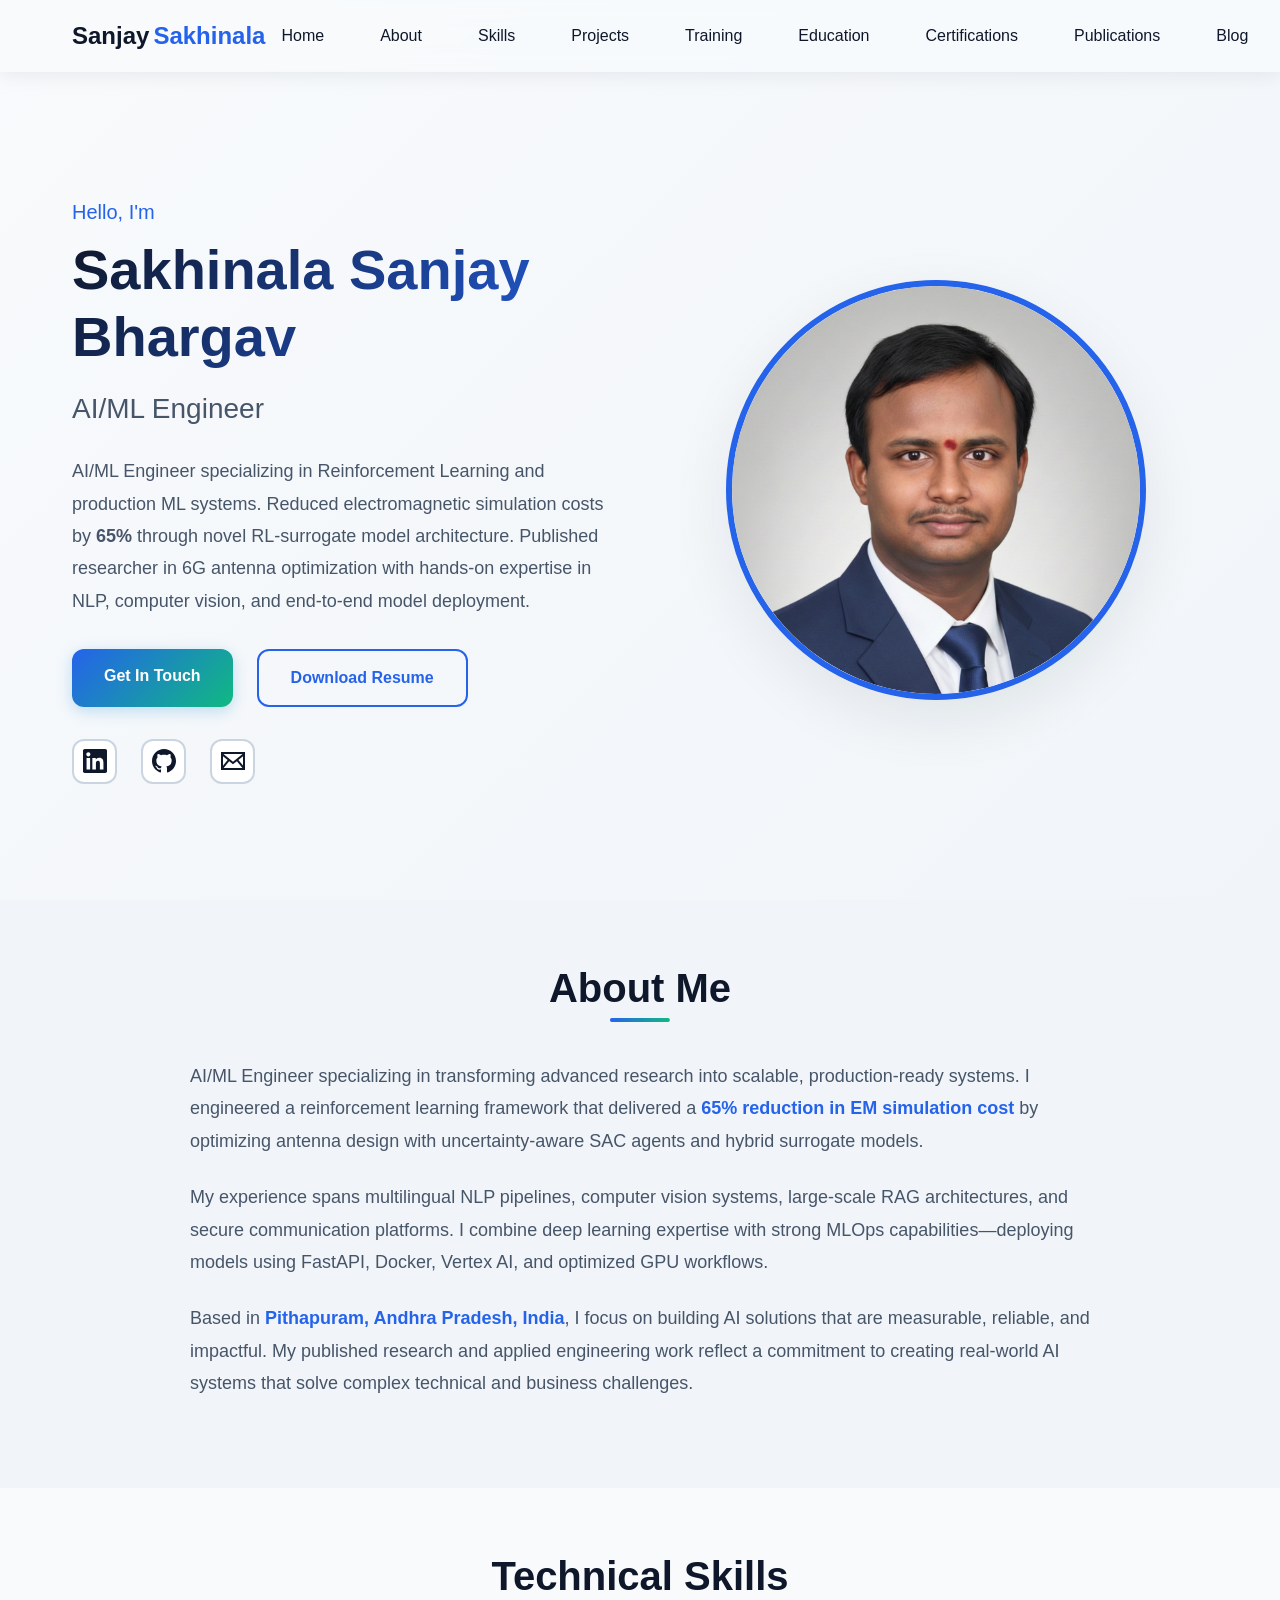
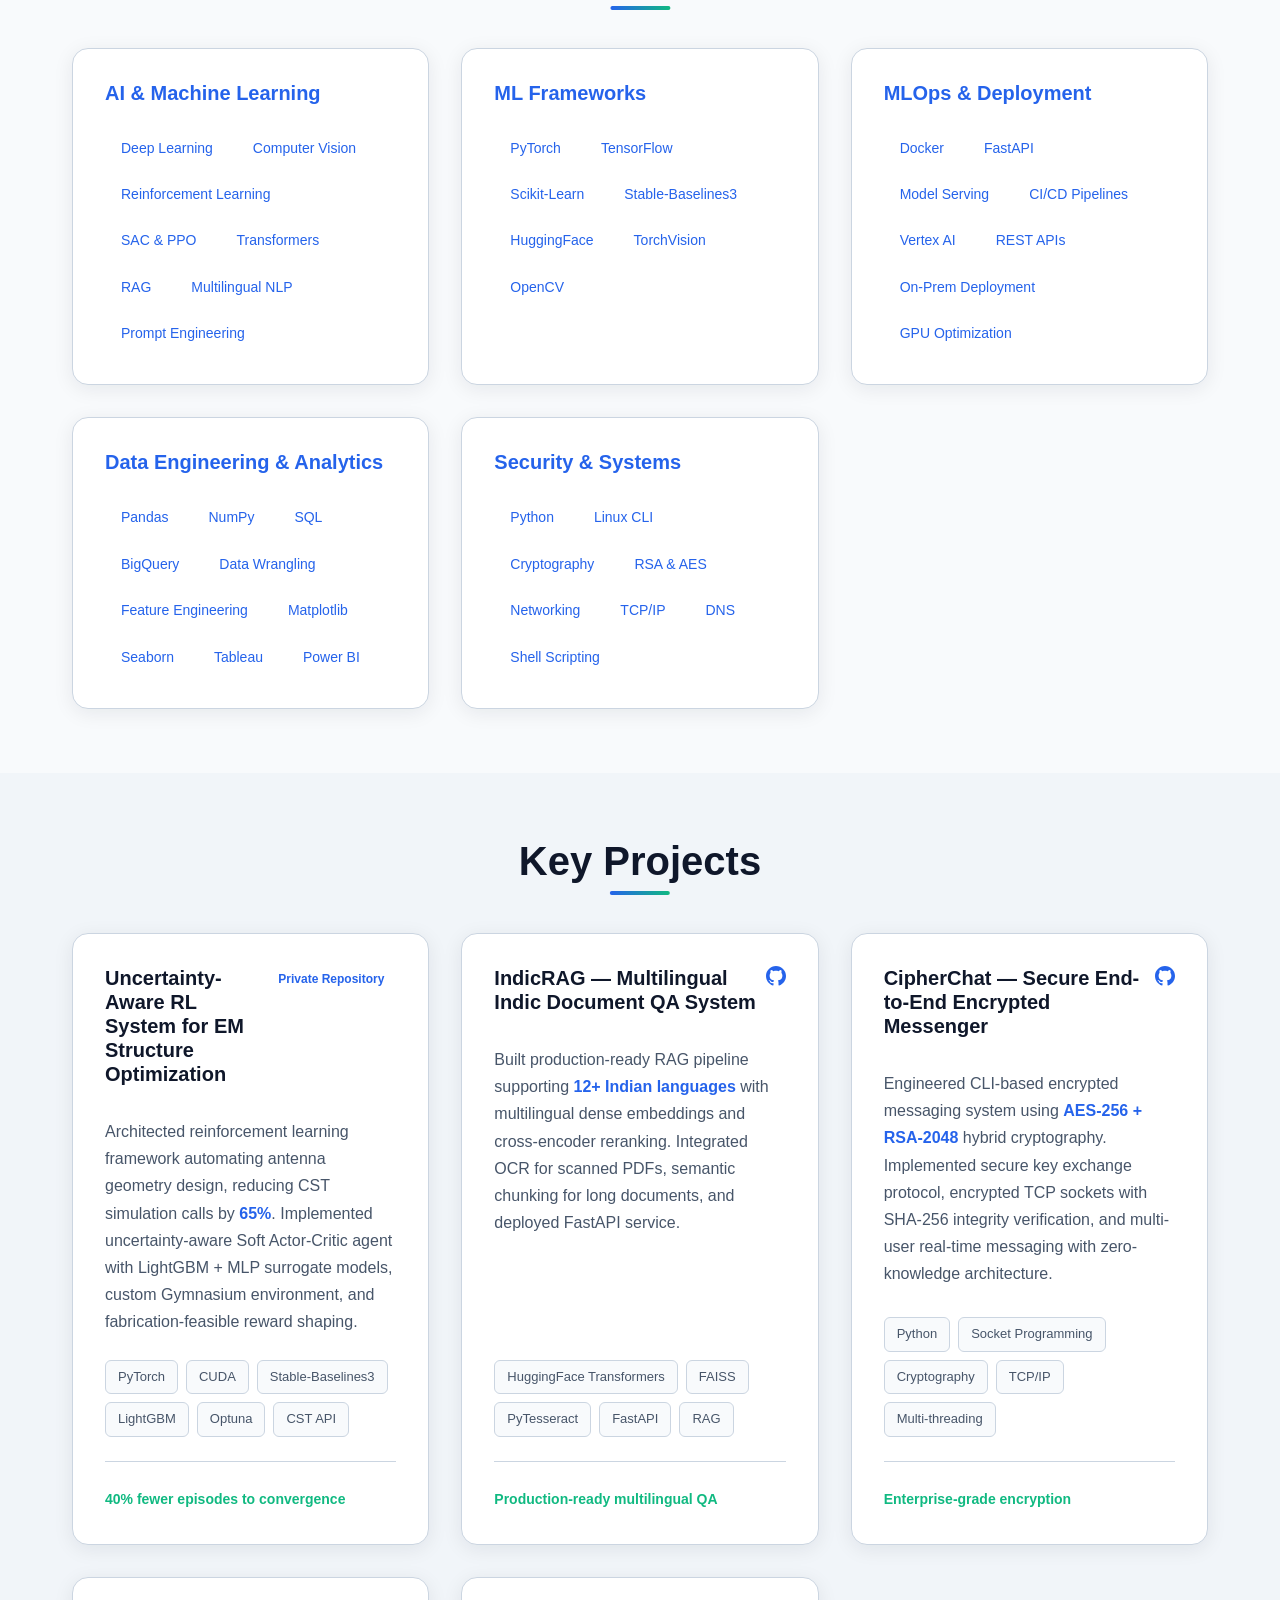
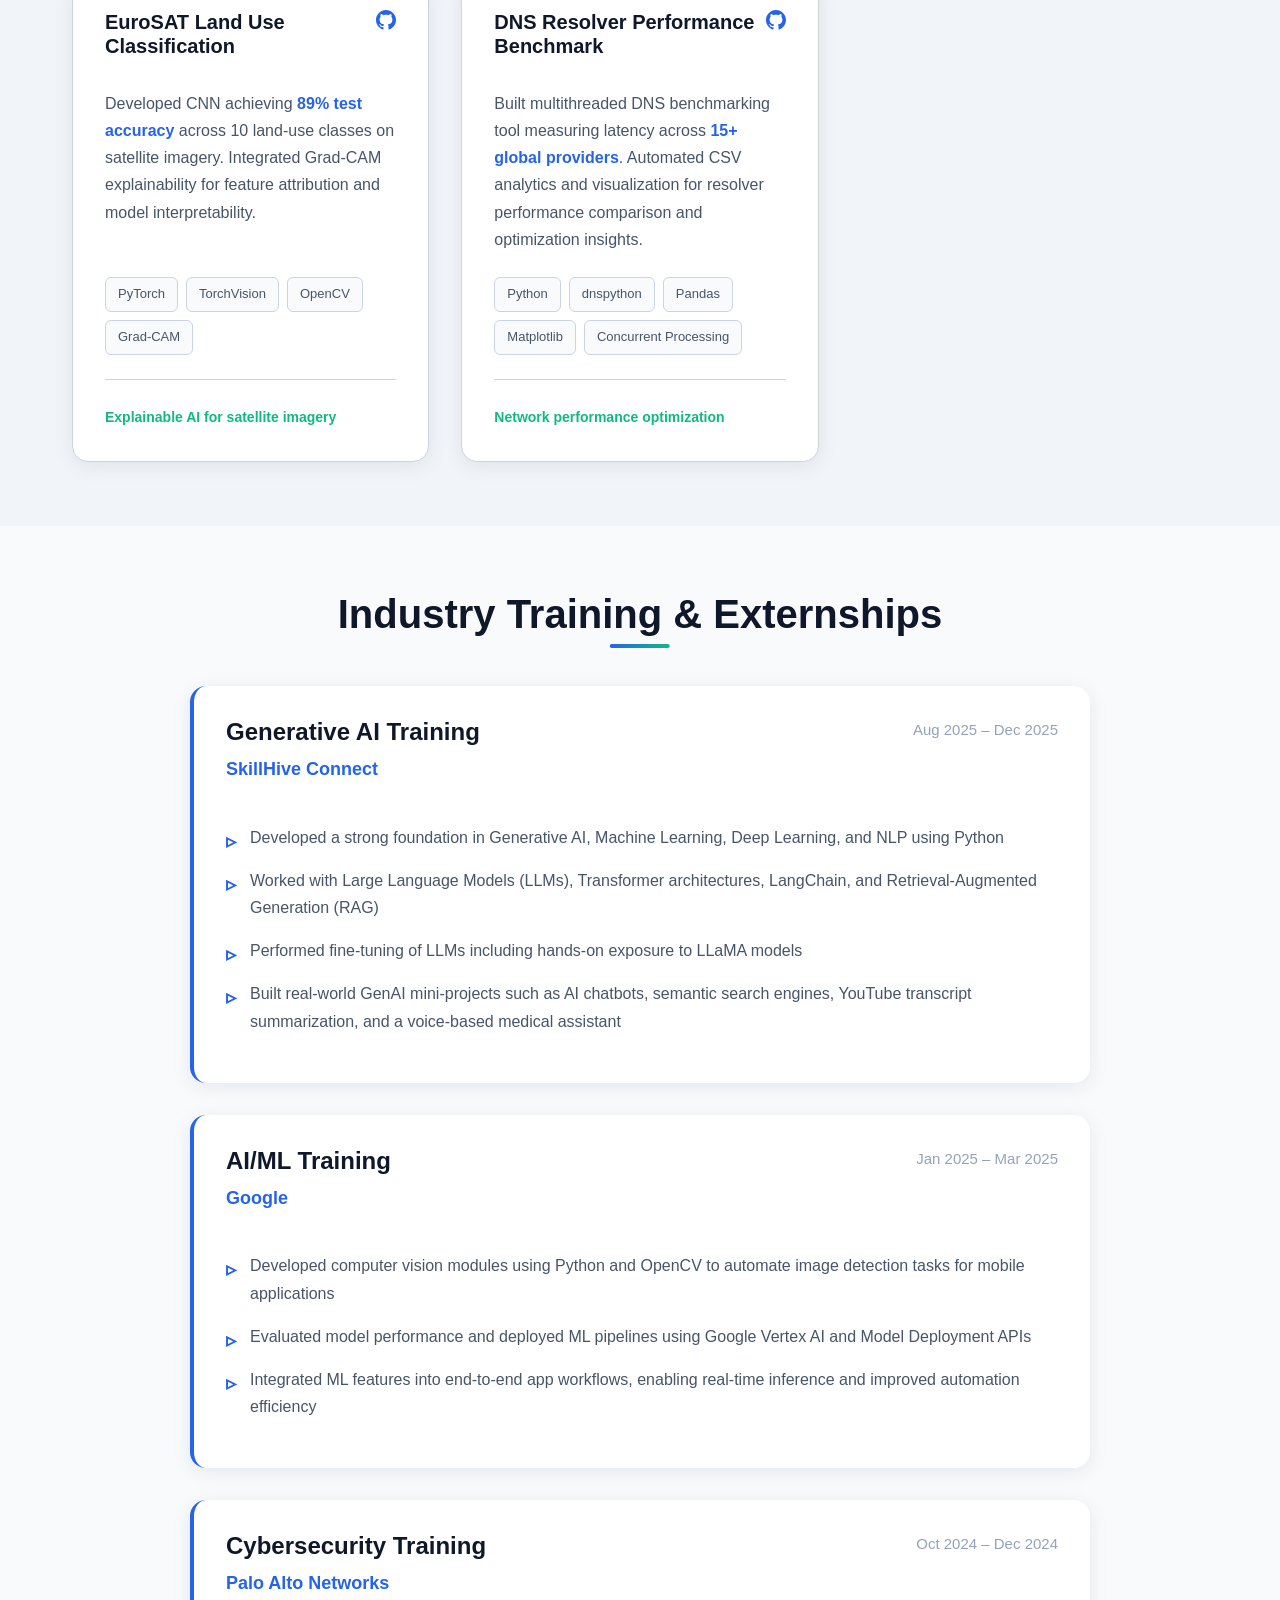
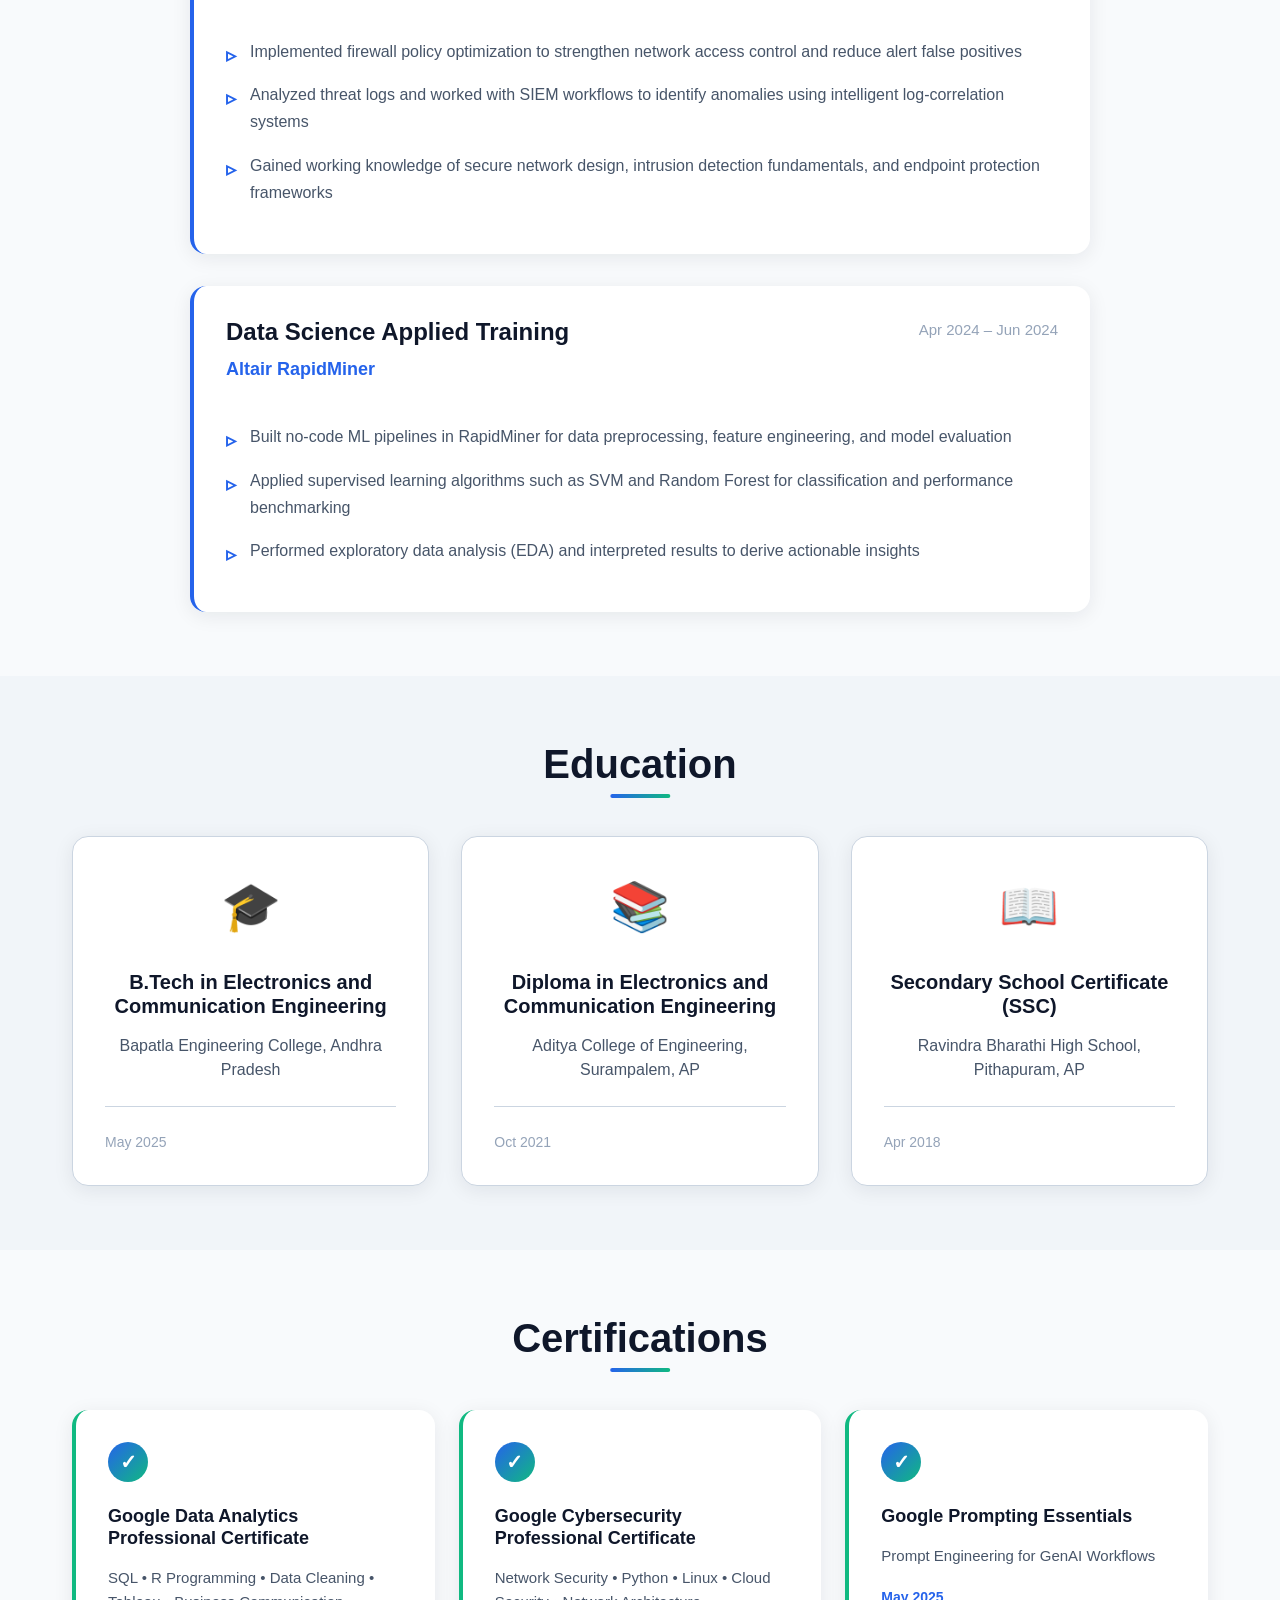
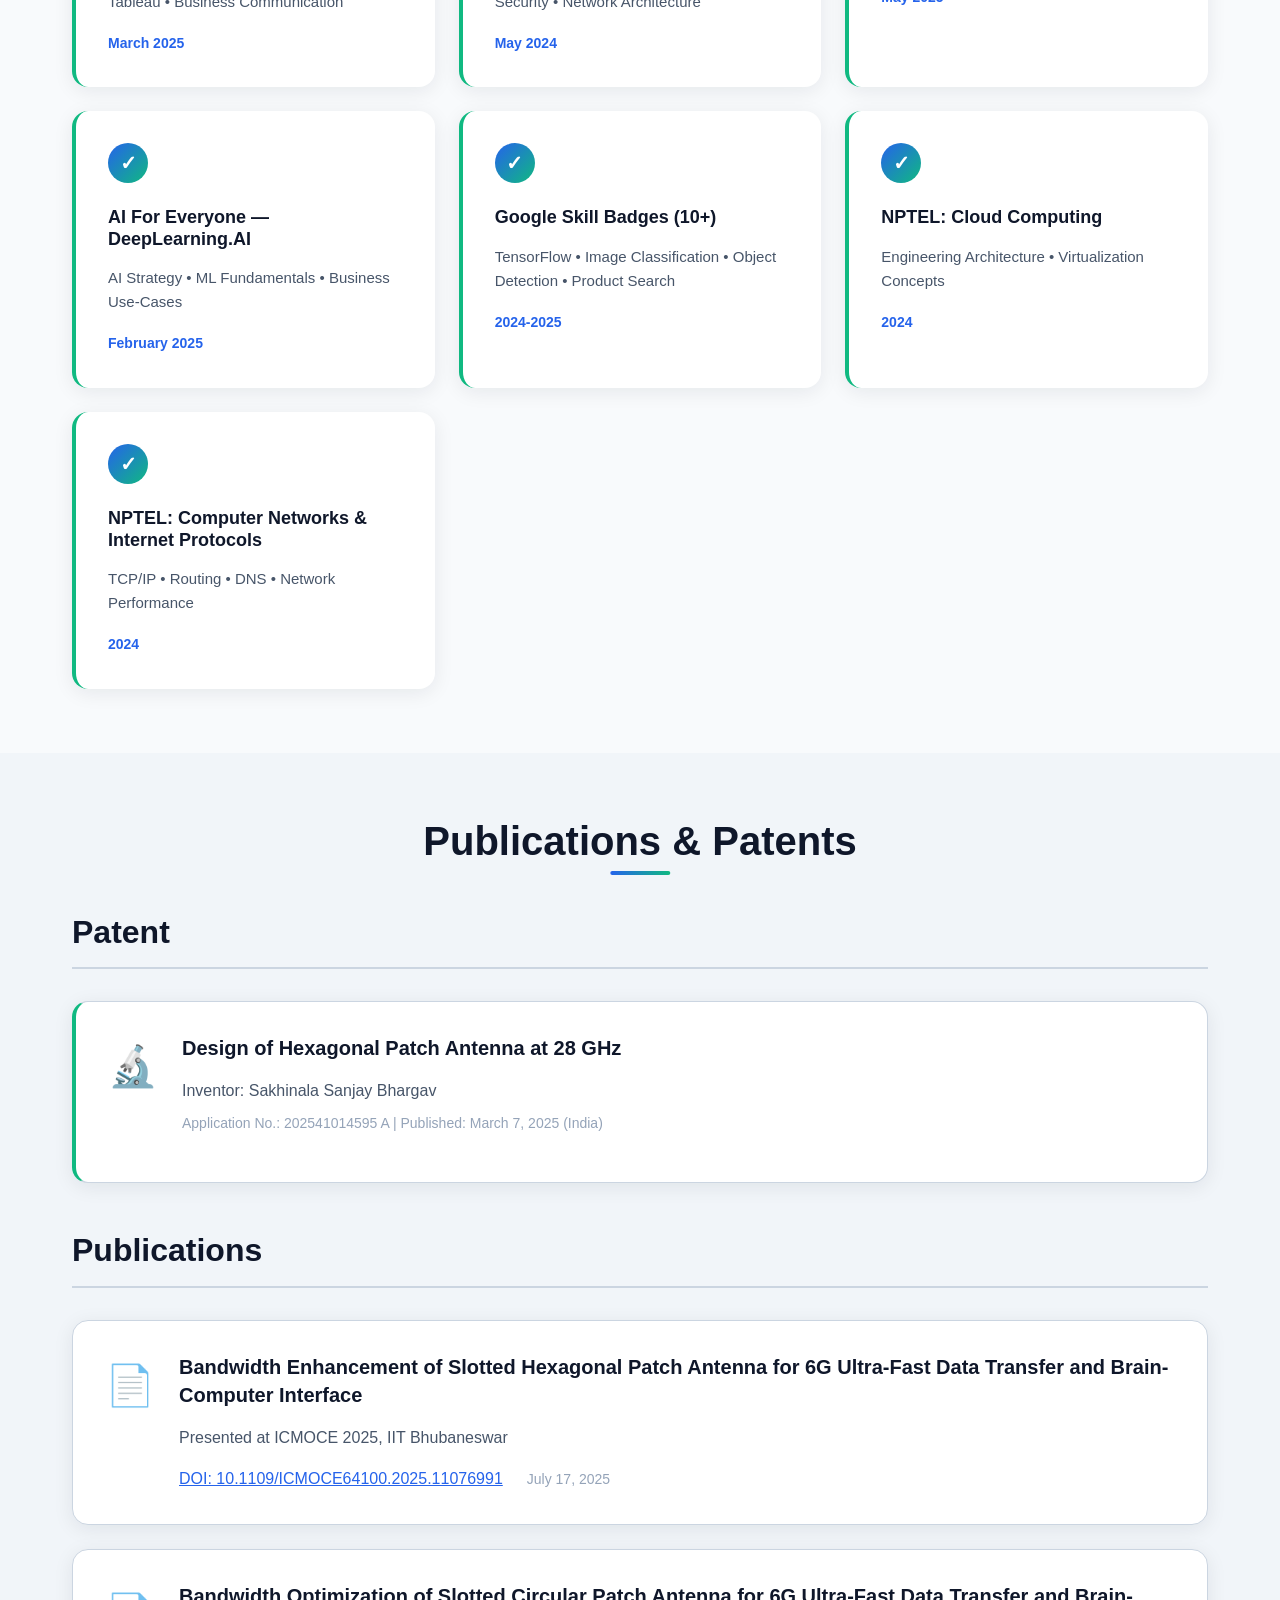
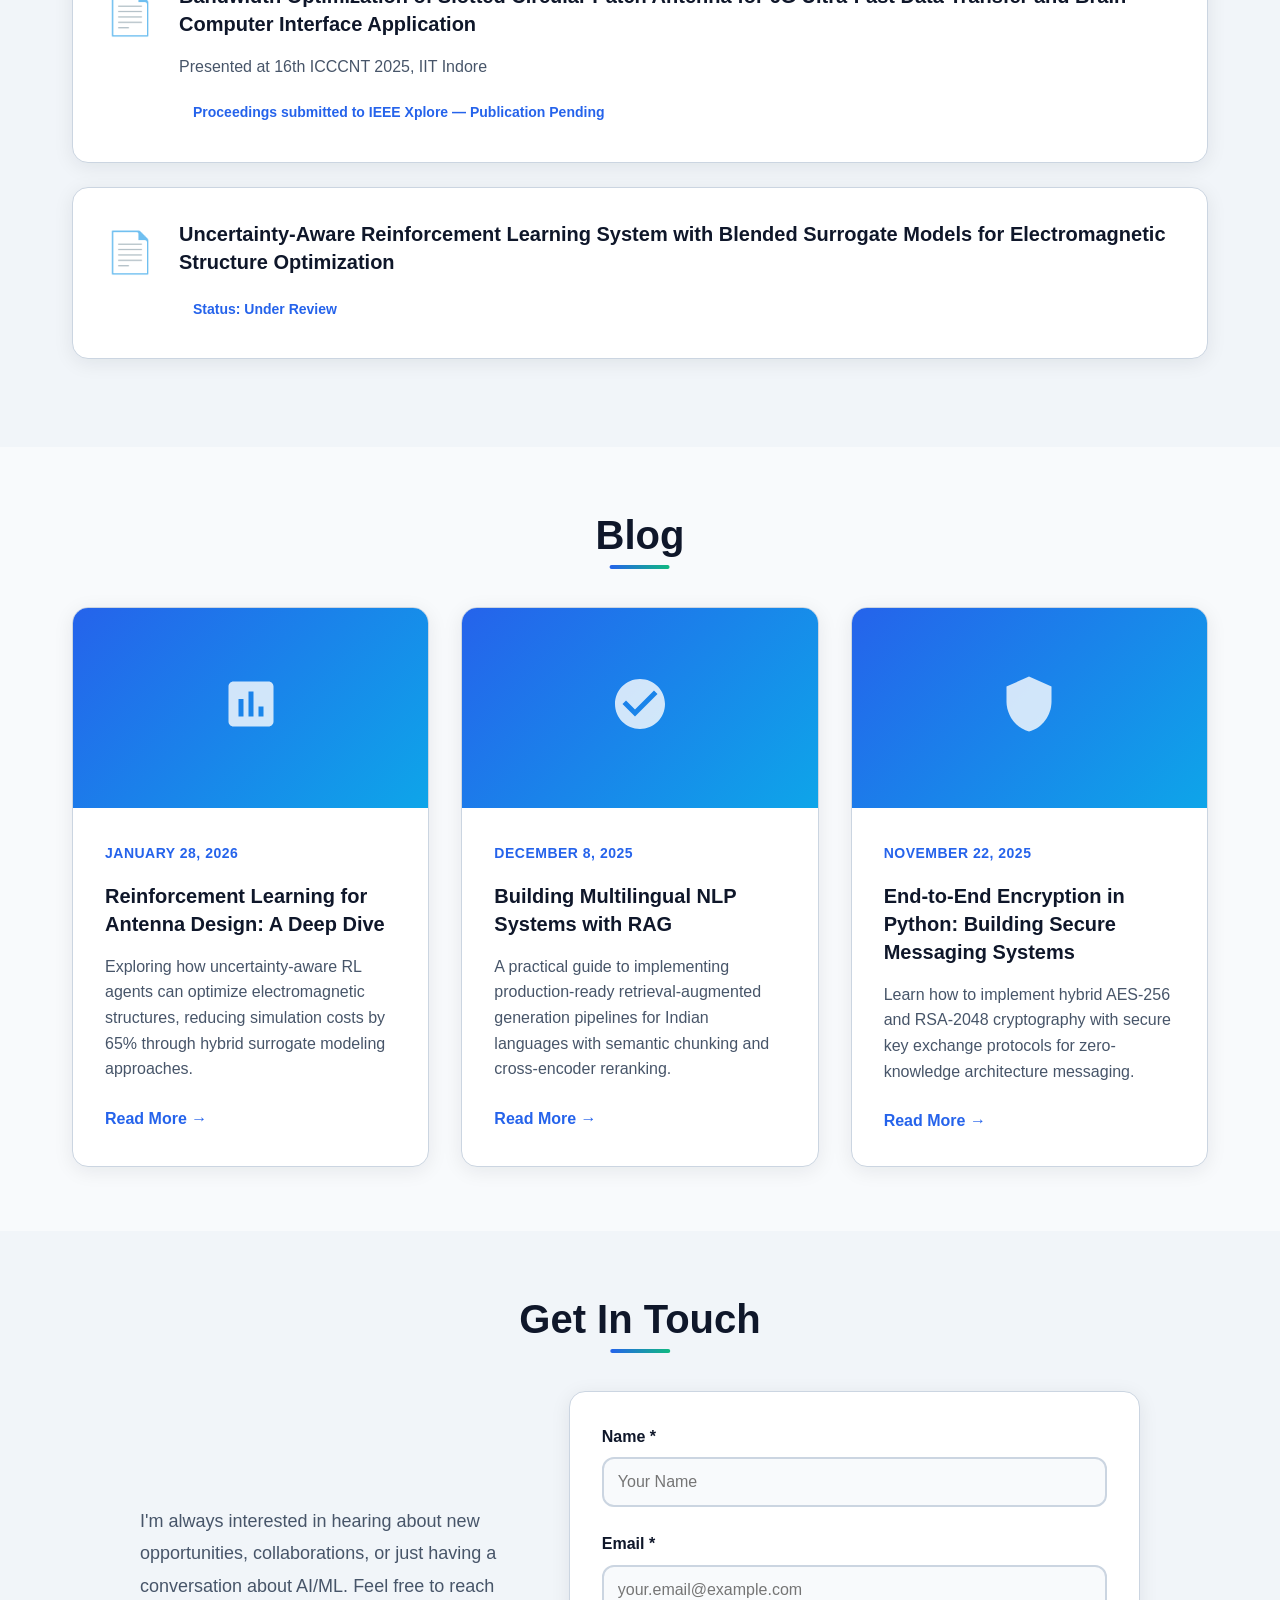
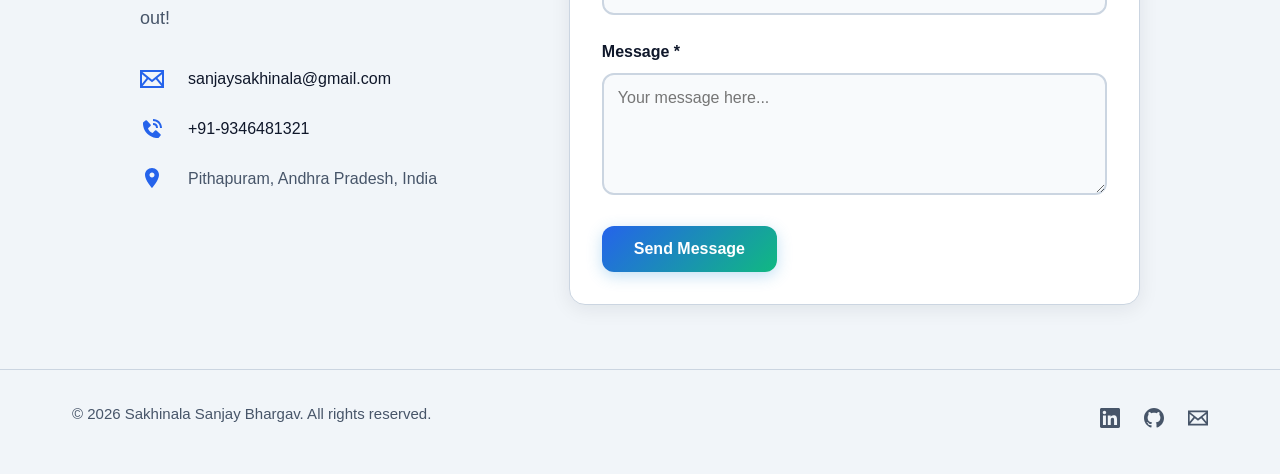
<file: index.html>
<!DOCTYPE html>
<html lang="en">

<head>
    <meta charset="UTF-8">
    <meta name="viewport" content="width=device-width, initial-scale=1.0">
    <meta name="description"
        content="Sakhinala Sanjay Bhargav - AI/ML Engineer specializing in Deep Learning, Computer Vision, and Reinforcement Learning. Portfolio showcasing projects, publications, and professional experience.">
    <meta name="keywords"
        content="AI Engineer, ML Engineer, Deep Learning, Computer Vision, Reinforcement Learning, NLP, MLOps, Python">
    <meta name="author" content="Sakhinala Sanjay Bhargav">
    <meta name="robots" content="index, follow">
    <meta name="googlebot" content="index, follow">
    
    <!-- Open Graph / Facebook -->
    <meta property="og:type" content="website">
    <meta property="og:url" content="https://sanjaysakhinala.pages.dev/">
    <meta property="og:title" content="Sanjay Bhargav - AI/ML Engineer">
    <meta property="og:description" content="AI/ML Engineer specializing in Deep Learning, Computer Vision, and Reinforcement Learning.">
    <meta property="og:image" content="https://sanjaysakhinala.pages.dev/photo.png">
    <meta property="og:site_name" content="Sanjay Sakhinala's Portfolio">
    
    <!-- Twitter -->
    <meta property="twitter:card" content="summary_large_image">
    <meta property="twitter:url" content="https://sanjaysakhinala.pages.dev/">
    <meta property="twitter:title" content="Sanjay Bhargav - AI/ML Engineer">
    <meta property="twitter:description" content="AI/ML Engineer specializing in Deep Learning, Computer Vision, and Reinforcement Learning.">
    <meta property="twitter:image" content="https://sanjaysakhinala.pages.dev/photo.png">
    
    <!-- Canonical URL -->
    <link rel="canonical" href="https://sanjaysakhinala.pages.dev/">
    
    <title>Sanjay Bhargav - AI/ML Engineer | Deep Learning & Computer Vision Specialist</title>
    <link rel="stylesheet" href="style.css">
    
    <!-- Structured Data (JSON-LD) -->
    <script type="application/ld+json">
    {
        "@context": "https://schema.org",
        "@type": "Person",
        "name": "Sakhinala Sanjay Bhargav",
        "jobTitle": "AI/ML Engineer",
        "description": "AI/ML Engineer specializing in Deep Learning, Computer Vision, and Reinforcement Learning",
        "url": "https://sanjaysakhinala.pages.dev/",
        "image": "https://sanjaysakhinala.pages.dev/photo.png",
        "sameAs": [
            "https://linkedin.com/in/sanjay-sakhinala",
            "https://github.com/DNSdecoded"
        ],
        "email": "sanjaysakhinala@gmail.com",
        "address": {
            "@type": "PostalAddress",
            "addressLocality": "Pithapuram",
            "addressRegion": "Andhra Pradesh",
            "addressCountry": "IN"
        },
        "skills": "AI, Machine Learning, Deep Learning, Computer Vision, Reinforcement Learning, NLP, MLOps, Python, PyTorch, TensorFlow, Scikit-Learn, Docker, FastAPI",
        "worksFor": {
            "@type": "Organization",
            "name": "Freelance"
        }
    }
    </script>
</head>

<body data-theme="light">
    <!-- Navigation -->
    <nav class="navbar" id="navbar">
        <div class="container nav-container">
            <div class="logo">
                <span class="logo-text">Sanjay<span class="logo-accent">Sakhinala</span></span>
            </div>
            <ul class="nav-links" id="navLinks">
                <li><a href="#home" class="nav-link">Home</a></li>
                <li><a href="#about" class="nav-link">About</a></li>
                <li><a href="#skills" class="nav-link">Skills</a></li>
                <li><a href="#projects" class="nav-link">Projects</a></li>
                <li><a href="#Training" class="nav-link">Training</a></li>
                <li><a href="#education" class="nav-link">Education</a></li>
                <li><a href="#certifications" class="nav-link">Certifications</a></li>
                <li><a href="#publications" class="nav-link">Publications</a></li>
                <li><a href="#blog" class="nav-link">Blog</a></li>
                <li><a href="#contact" class="nav-link">Contact</a></li>
            </ul>
            <div class="nav-controls">
                <button class="theme-toggle" id="themeToggle" aria-label="Toggle theme">
                    <span class="theme-icon">🌙</span>
                </button>
                <button class="mobile-toggle" id="mobileToggle" aria-label="Toggle menu">
                    <span class="hamburger"></span>
                    <span class="hamburger"></span>
                    <span class="hamburger"></span>
                </button>
            </div>
        </div>
    </nav>

    <!-- Hero Section -->
    <section id="home" class="hero">
        <div class="container hero-container">
            <div class="hero-content">
                <div class="hero-text">
                    <p class="hero-greeting">Hello, I'm</p>
                    <h1 class="hero-name">Sakhinala Sanjay Bhargav</h1>
                    <p class="hero-title">AI/ML Engineer</p>
                    <p class="hero-description">
                        AI/ML Engineer specializing in <span class="highlight">Reinforcement Learning</span> 
                        and production ML systems. Reduced electromagnetic simulation costs by <strong>65%</strong> 
                        through novel RL-surrogate model architecture. Published researcher in 6G antenna 
                        optimization with hands-on expertise in NLP, computer vision, and end-to-end model deployment.
                    </p>
                    <div class="hero-cta">
                        <a href="#contact" class="btn btn-primary">Get In Touch</a>
                        <a href="./SanjayBhargav_AI_ML_Engineer.pdf" download class="btn btn-secondary">
                            Download Resume
                        </a>
                    </div>

                    <div class="hero-social">
                        <a href="https://linkedin.com/in/sanjay-sakhinala" target="_blank" rel="noopener noreferrer"
                            aria-label="LinkedIn" class="social-link">
                            <svg width="24" height="24" viewBox="0 0 24 24" fill="currentColor">
                                <path
                                    d="M20.447 20.452h-3.554v-5.569c0-1.328-.027-3.037-1.852-3.037-1.853 0-2.136 1.445-2.136 2.939v5.667H9.351V9h3.414v1.561h.046c.477-.9 1.637-1.85 3.37-1.85 3.601 0 4.267 2.37 4.267 5.455v6.286zM5.337 7.433c-1.144 0-2.063-.926-2.063-2.065 0-1.138.92-2.063 2.063-2.063 1.14 0 2.064.925 2.064 2.063 0 1.139-.925 2.065-2.064 2.065zm1.782 13.019H3.555V9h3.564v11.452zM22.225 0H1.771C.792 0 0 .774 0 1.729v20.542C0 23.227.792 24 1.771 24h20.451C23.2 24 24 23.227 24 22.271V1.729C24 .774 23.2 0 22.222 0h.003z" />
                            </svg>
                        </a>

                        <a href="https://github.com/DNSdecoded" target="_blank" rel="noopener noreferrer"
                            aria-label="GitHub" class="social-link">
                            <svg width="24" height="24" viewBox="0 0 24 24" fill="currentColor">
                                <path
                                    d="M12 0c-6.626 0-12 5.373-12 12 0 5.302 3.438 9.8 8.207 11.387.599.111.793-.261.793-.577v-2.234c-3.338.726-4.033-1.416-4.033-1.416-.546-1.387-1.333-1.756-1.333-1.756-1.089-.745.083-.729.083-.729 1.205.084 1.839 1.237 1.839 1.237 1.07 1.834 2.807 1.304 3.492.997.107-.775.418-1.305.762-1.604-2.665-.305-5.467-1.334-5.467-5.931 0-1.311.469-2.381 1.236-3.221-.124-.303-.535-1.524.117-3.176 0 0 1.008-.322 3.301 1.23.957-.266 1.983-.399 3.003-.404 1.02.005 2.047.138 3.006.404 2.291-1.552 3.297-1.23 3.297-1.23.653 1.653.242 2.874.118 3.176.77.84 1.235 1.911 1.235 3.221 0 4.609-2.807 5.624-5.479 5.921.43.372.823 1.102.823 2.222v3.293c0 .319.192.694.801.576 4.765-1.589 8.199-6.086 8.199-11.386 0-6.627-5.373-12-12-12z" />
                            </svg>
                        </a>

                        <a href="mailto:sanjaysakhinala@gmail.com" aria-label="Email" class="social-link">
                            <svg width="24" height="24" viewBox="0 0 24 24" fill="currentColor">
                                <path
                                    d="M0 3v18h24v-18h-24zm6.623 7.929l-4.623 5.712v-9.458l4.623 3.746zm-4.141-5.929h19.035l-9.517 7.713-9.518-7.713zm5.694 7.188l3.824 3.099 3.83-3.104 5.612 6.817h-18.779l5.513-6.812zm9.208-1.264l4.616-3.741v9.348l-4.616-5.607z" />
                            </svg>
                        </a>
                    </div>
                </div>

                <div class="hero-image">
                    <div class="image-wrapper">
                        <img src="photo.png" alt="Sakhinala Sanjay Bhargav" class="profile-image">
                    </div>
                </div>
            </div>
        </div>
    </section>


    <!-- About Section -->
    <section id="about" class="section about-section">
        <div class="container">
            <h2 class="section-title">About Me</h2>
            <div class="about-content">
                <p class="about-text">
                    AI/ML Engineer specializing in transforming advanced research into scalable,
                    production-ready systems. I engineered a reinforcement learning framework that
                    delivered a <strong>65% reduction in EM simulation cost</strong> by optimizing antenna
                    design with uncertainty-aware SAC agents and hybrid surrogate models.
                </p>

                <p class="about-text">
                    My experience spans multilingual NLP pipelines, computer vision systems,
                    large-scale RAG architectures, and secure communication platforms.
                    I combine deep learning expertise with strong MLOps capabilities—deploying
                    models using FastAPI, Docker, Vertex AI, and optimized GPU workflows.
                </p>

                <p class="about-text">
                    Based in <strong>Pithapuram, Andhra Pradesh, India</strong>, I focus on building
                    AI solutions that are measurable, reliable, and impactful. My published research
                    and applied engineering work reflect a commitment to creating real-world
                    AI systems that solve complex technical and business challenges.
                </p>
            </div>
        </div>
    </section>

    <!-- Skills Section -->
    <section id="skills" class="section skills-section">
        <div class="container">
            <h2 class="section-title">Technical Skills</h2>
            <div class="skills-grid">
                <div class="skill-category">
                    <h3 class="skill-category-title">AI & Machine Learning</h3>
                    <div class="skill-tags">
                        <span class="skill-tag">Deep Learning</span>
                        <span class="skill-tag">Computer Vision</span>
                        <span class="skill-tag">Reinforcement Learning</span>
                        <span class="skill-tag">SAC & PPO</span>
                        <span class="skill-tag">Transformers</span>
                        <span class="skill-tag">RAG</span>
                        <span class="skill-tag">Multilingual NLP</span>
                        <span class="skill-tag">Prompt Engineering</span>
                    </div>
                </div>

                <div class="skill-category">
                    <h3 class="skill-category-title">ML Frameworks</h3>
                    <div class="skill-tags">
                        <span class="skill-tag">PyTorch</span>
                        <span class="skill-tag">TensorFlow</span>
                        <span class="skill-tag">Scikit-Learn</span>
                        <span class="skill-tag">Stable-Baselines3</span>
                        <span class="skill-tag">HuggingFace</span>
                        <span class="skill-tag">TorchVision</span>
                        <span class="skill-tag">OpenCV</span>
                    </div>
                </div>

                <div class="skill-category">
                    <h3 class="skill-category-title">MLOps & Deployment</h3>
                    <div class="skill-tags">
                        <span class="skill-tag">Docker</span>
                        <span class="skill-tag">FastAPI</span>
                        <span class="skill-tag">Model Serving</span>
                        <span class="skill-tag">CI/CD Pipelines</span>
                        <span class="skill-tag">Vertex AI</span>
                        <span class="skill-tag">REST APIs</span>
                        <span class="skill-tag">On-Prem Deployment</span>
                        <span class="skill-tag">GPU Optimization</span>
                    </div>
                </div>

                <div class="skill-category">
                    <h3 class="skill-category-title">Data Engineering & Analytics</h3>
                    <div class="skill-tags">
                        <span class="skill-tag">Pandas</span>
                        <span class="skill-tag">NumPy</span>
                        <span class="skill-tag">SQL</span>
                        <span class="skill-tag">BigQuery</span>
                        <span class="skill-tag">Data Wrangling</span>
                        <span class="skill-tag">Feature Engineering</span>
                        <span class="skill-tag">Matplotlib</span>
                        <span class="skill-tag">Seaborn</span>
                        <span class="skill-tag">Tableau</span>
                        <span class="skill-tag">Power BI</span>
                    </div>
                </div>

                <div class="skill-category">
                    <h3 class="skill-category-title">Security & Systems</h3>
                    <div class="skill-tags">
                        <span class="skill-tag">Python</span>
                        <span class="skill-tag">Linux CLI</span>
                        <span class="skill-tag">Cryptography</span>
                        <span class="skill-tag">RSA & AES</span>
                        <span class="skill-tag">Networking</span>
                        <span class="skill-tag">TCP/IP</span>
                        <span class="skill-tag">DNS</span>
                        <span class="skill-tag">Shell Scripting</span>
                    </div>
                </div>
            </div>
        </div>
    </section>

    <!-- Projects Section -->
    <section id="projects" class="section projects-section">
        <div class="container">
            <h2 class="section-title">Key Projects</h2>
            <div class="projects-grid">
                <!-- Project 1 -->
                <div class="project-card">
                    <div class="project-header">
                        <h3 class="project-title">Uncertainty-Aware RL System for EM Structure Optimization</h3>
                        <span class="project-badge">Private Repository</span>
                    </div>
                    <p class="project-description">
                        Architected reinforcement learning framework automating antenna geometry design, reducing CST
                        simulation calls by <strong>65%</strong>. Implemented uncertainty-aware Soft Actor-Critic agent
                        with LightGBM + MLP surrogate models, custom Gymnasium environment, and fabrication-feasible
                        reward shaping.
                    </p>
                    <div class="project-tech">
                        <span class="tech-tag">PyTorch</span>
                        <span class="tech-tag">CUDA</span>
                        <span class="tech-tag">Stable-Baselines3</span>
                        <span class="tech-tag">LightGBM</span>
                        <span class="tech-tag">Optuna</span>
                        <span class="tech-tag">CST API</span>
                    </div>
                    <div class="project-footer">
                        <span class="project-highlight">40% fewer episodes to convergence</span>
                    </div>
                </div>

                <!-- Project 2 -->
                <div class="project-card">
                    <div class="project-header">
                        <h3 class="project-title">IndicRAG — Multilingual Indic Document QA System</h3>
                        <a href="https://github.com/DNSdecoded/IndicRAG" target="_blank" rel="noopener noreferrer"
                            class="project-link">
                            <svg width="20" height="20" viewBox="0 0 24 24" fill="currentColor">
                                <path
                                    d="M12 0c-6.626 0-12 5.373-12 12 0 5.302 3.438 9.8 8.207 11.387.599.111.793-.261.793-.577v-2.234c-3.338.726-4.033-1.416-4.033-1.416-.546-1.387-1.333-1.756-1.333-1.756-1.089-.745.083-.729.083-.729 1.205.084 1.839 1.237 1.839 1.237 1.07 1.834 2.807 1.304 3.492.997.107-.775.418-1.305.762-1.604-2.665-.305-5.467-1.334-5.467-5.931 0-1.311.469-2.381 1.236-3.221-.124-.303-.535-1.524.117-3.176 0 0 1.008-.322 3.301 1.23.957-.266 1.983-.399 3.003-.404 1.02.005 2.047.138 3.006.404 2.291-1.552 3.297-1.23 3.297-1.23.653 1.653.242 2.874.118 3.176.77.84 1.235 1.911 1.235 3.221 0 4.609-2.807 5.624-5.479 5.921.43.372.823 1.102.823 2.222v3.293c0 .319.192.694.801.576 4.765-1.589 8.199-6.086 8.199-11.386 0-6.627-5.373-12-12-12z" />
                            </svg>
                        </a>
                    </div>
                    <p class="project-description">
                        Built production-ready RAG pipeline supporting <strong>12+ Indian languages</strong> with
                        multilingual dense embeddings and cross-encoder reranking. Integrated OCR for scanned PDFs,
                        semantic chunking for long documents, and deployed FastAPI service.
                    </p>
                    <div class="project-tech">
                        <span class="tech-tag">HuggingFace Transformers</span>
                        <span class="tech-tag">FAISS</span>
                        <span class="tech-tag">PyTesseract</span>
                        <span class="tech-tag">FastAPI</span>
                        <span class="tech-tag">RAG</span>
                    </div>
                    <div class="project-footer">
                        <span class="project-highlight">Production-ready multilingual QA</span>
                    </div>
                </div>

                <!-- Project 3 -->
                <div class="project-card">
                    <div class="project-header">
                        <h3 class="project-title">CipherChat — Secure End-to-End Encrypted Messenger</h3>
                        <a href="https://github.com/DNSdecoded/CipherChat" target="_blank" rel="noopener noreferrer"
                            class="project-link">
                            <svg width="20" height="20" viewBox="0 0 24 24" fill="currentColor">
                                <path
                                    d="M12 0c-6.626 0-12 5.373-12 12 0 5.302 3.438 9.8 8.207 11.387.599.111.793-.261.793-.577v-2.234c-3.338.726-4.033-1.416-4.033-1.416-.546-1.387-1.333-1.756-1.333-1.756-1.089-.745.083-.729.083-.729 1.205.084 1.839 1.237 1.839 1.237 1.07 1.834 2.807 1.304 3.492.997.107-.775.418-1.305.762-1.604-2.665-.305-5.467-1.334-5.467-5.931 0-1.311.469-2.381 1.236-3.221-.124-.303-.535-1.524.117-3.176 0 0 1.008-.322 3.301 1.23.957-.266 1.983-.399 3.003-.404 1.02.005 2.047.138 3.006.404 2.291-1.552 3.297-1.23 3.297-1.23.653 1.653.242 2.874.118 3.176.77.84 1.235 1.911 1.235 3.221 0 4.609-2.807 5.624-5.479 5.921.43.372.823 1.102.823 2.222v3.293c0 .319.192.694.801.576 4.765-1.589 8.199-6.086 8.199-11.386 0-6.627-5.373-12-12-12z" />
                            </svg>
                        </a>
                    </div>
                    <p class="project-description">
                        Engineered CLI-based encrypted messaging system using <strong>AES-256 + RSA-2048</strong> hybrid
                        cryptography. Implemented secure key exchange protocol, encrypted TCP sockets with SHA-256
                        integrity verification, and multi-user real-time messaging with zero-knowledge architecture.
                    </p>
                    <div class="project-tech">
                        <span class="tech-tag">Python</span>
                        <span class="tech-tag">Socket Programming</span>
                        <span class="tech-tag">Cryptography</span>
                        <span class="tech-tag">TCP/IP</span>
                        <span class="tech-tag">Multi-threading</span>
                    </div>
                    <div class="project-footer">
                        <span class="project-highlight">Enterprise-grade encryption</span>
                    </div>
                </div>

                <!-- Project 4 -->
                <div class="project-card">
                    <div class="project-header">
                        <h3 class="project-title">EuroSAT Land Use Classification</h3>
                        <a href="https://github.com/DNSdecoded/landuse-cnn-eurosat" target="_blank"
                            rel="noopener noreferrer" class="project-link">
                            <svg width="20" height="20" viewBox="0 0 24 24" fill="currentColor">
                                <path
                                    d="M12 0c-6.626 0-12 5.373-12 12 0 5.302 3.438 9.8 8.207 11.387.599.111.793-.261.793-.577v-2.234c-3.338.726-4.033-1.416-4.033-1.416-.546-1.387-1.333-1.756-1.333-1.756-1.089-.745.083-.729.083-.729 1.205.084 1.839 1.237 1.839 1.237 1.07 1.834 2.807 1.304 3.492.997.107-.775.418-1.305.762-1.604-2.665-.305-5.467-1.334-5.467-5.931 0-1.311.469-2.381 1.236-3.221-.124-.303-.535-1.524.117-3.176 0 0 1.008-.322 3.301 1.23.957-.266 1.983-.399 3.003-.404 1.02.005 2.047.138 3.006.404 2.291-1.552 3.297-1.23 3.297-1.23.653 1.653.242 2.874.118 3.176.77.84 1.235 1.911 1.235 3.221 0 4.609-2.807 5.624-5.479 5.921.43.372.823 1.102.823 2.222v3.293c0 .319.192.694.801.576 4.765-1.589 8.199-6.086 8.199-11.386 0-6.627-5.373-12-12-12z" />
                            </svg>
                        </a>
                    </div>
                    <p class="project-description">
                        Developed CNN achieving <strong>89% test accuracy</strong> across 10 land-use classes on
                        satellite imagery. Integrated Grad-CAM explainability for feature attribution and model
                        interpretability.
                    </p>
                    <div class="project-tech">
                        <span class="tech-tag">PyTorch</span>
                        <span class="tech-tag">TorchVision</span>
                        <span class="tech-tag">OpenCV</span>
                        <span class="tech-tag">Grad-CAM</span>
                    </div>
                    <div class="project-footer">
                        <span class="project-highlight">Explainable AI for satellite imagery</span>
                    </div>
                </div>

                <!-- Project 5 -->
                <div class="project-card">
                    <div class="project-header">
                        <h3 class="project-title">DNS Resolver Performance Benchmark</h3>
                        <a href="https://github.com/DNSdecoded/dns_analyzer" target="_blank" rel="noopener noreferrer"
                            class="project-link">
                            <svg width="20" height="20" viewBox="0 0 24 24" fill="currentColor">
                                <path
                                    d="M12 0c-6.626 0-12 5.373-12 12 0 5.302 3.438 9.8 8.207 11.387.599.111.793-.261.793-.577v-2.234c-3.338.726-4.033-1.416-4.033-1.416-.546-1.387-1.333-1.756-1.333-1.756-1.089-.745.083-.729.083-.729 1.205.084 1.839 1.237 1.839 1.237 1.07 1.834 2.807 1.304 3.492.997.107-.775.418-1.305.762-1.604-2.665-.305-5.467-1.334-5.467-5.931 0-1.311.469-2.381 1.236-3.221-.124-.303-.535-1.524.117-3.176 0 0 1.008-.322 3.301 1.23.957-.266 1.983-.399 3.003-.404 1.02.005 2.047.138 3.006.404 2.291-1.552 3.297-1.23 3.297-1.23.653 1.653.242 2.874.118 3.176.77.84 1.235 1.911 1.235 3.221 0 4.609-2.807 5.624-5.479 5.921.43.372.823 1.102.823 2.222v3.293c0 .319.192.694.801.576 4.765-1.589 8.199-6.086 8.199-11.386 0-6.627-5.373-12-12-12z" />
                            </svg>
                        </a>
                    </div>
                    <p class="project-description">
                        Built multithreaded DNS benchmarking tool measuring latency across <strong>15+ global
                            providers</strong>. Automated CSV analytics and visualization for resolver performance
                        comparison and optimization insights.
                    </p>
                    <div class="project-tech">
                        <span class="tech-tag">Python</span>
                        <span class="tech-tag">dnspython</span>
                        <span class="tech-tag">Pandas</span>
                        <span class="tech-tag">Matplotlib</span>
                        <span class="tech-tag">Concurrent Processing</span>
                    </div>
                    <div class="project-footer">
                        <span class="project-highlight">Network performance optimization</span>
                    </div>
                </div>
            </div>
        </div>
    </section>
<!-- Experience Section -->
<section id="Training" class="section experience-section">
    <div class="container">
        <h2 class="section-title">Industry Training & Externships</h2>

        <div class="experience-timeline">

            <!-- Experience 1 (Latest) -->
            <div class="experience-card">
                <div class="experience-header">
                    <div class="experience-title-group">
                        <h3 class="experience-title">Generative AI Training</h3>
                        <p class="experience-company">SkillHive Connect</p>
                    </div>
                    <span class="experience-date">Aug 2025 – Dec 2025</span>
                </div>
                <ul class="experience-list">
                    <li>Developed a strong foundation in Generative AI, Machine Learning, Deep Learning, and NLP using Python</li>
                    <li>Worked with Large Language Models (LLMs), Transformer architectures, LangChain, and Retrieval-Augmented Generation (RAG)</li>
                    <li>Performed fine-tuning of LLMs including hands-on exposure to LLaMA models</li>
                    <li>Built real-world GenAI mini-projects such as AI chatbots, semantic search engines, YouTube transcript summarization, and a voice-based medical assistant</li>
                </ul>
            </div>

            <!-- Experience 2 -->
            <div class="experience-card">
                <div class="experience-header">
                    <div class="experience-title-group">
                        <h3 class="experience-title">AI/ML Training</h3>
                        <p class="experience-company">Google</p>
                    </div>
                    <span class="experience-date">Jan 2025 – Mar 2025</span>
                </div>
                <ul class="experience-list">
                    <li>Developed computer vision modules using Python and OpenCV to automate image detection tasks for mobile applications</li>
                    <li>Evaluated model performance and deployed ML pipelines using Google Vertex AI and Model Deployment APIs</li>
                    <li>Integrated ML features into end-to-end app workflows, enabling real-time inference and improved automation efficiency</li>
                </ul>
            </div>

            <!-- Experience 3 -->
            <div class="experience-card">
                <div class="experience-header">
                    <div class="experience-title-group">
                        <h3 class="experience-title">Cybersecurity Training</h3>
                        <p class="experience-company">Palo Alto Networks</p>
                    </div>
                    <span class="experience-date">Oct 2024 – Dec 2024</span>
                </div>
                <ul class="experience-list">
                    <li>Implemented firewall policy optimization to strengthen network access control and reduce alert false positives</li>
                    <li>Analyzed threat logs and worked with SIEM workflows to identify anomalies using intelligent log-correlation systems</li>
                    <li>Gained working knowledge of secure network design, intrusion detection fundamentals, and endpoint protection frameworks</li>
                </ul>
            </div>

            <!-- Experience 4 (Oldest) -->
            <div class="experience-card">
                <div class="experience-header">
                    <div class="experience-title-group">
                        <h3 class="experience-title">Data Science Applied Training</h3>
                        <p class="experience-company">Altair RapidMiner</p>
                    </div>
                    <span class="experience-date">Apr 2024 – Jun 2024</span>
                </div>
                <ul class="experience-list">
                    <li>Built no-code ML pipelines in RapidMiner for data preprocessing, feature engineering, and model evaluation</li>
                    <li>Applied supervised learning algorithms such as SVM and Random Forest for classification and performance benchmarking</li>
                    <li>Performed exploratory data analysis (EDA) and interpreted results to derive actionable insights</li>
                </ul>
            </div>

        </div>
    </div>
</section>


    <!-- Education Section -->
    <section id="education" class="section education-section">
        <div class="container">
            <h2 class="section-title">Education</h2>
            <div class="education-grid">
                <!-- Education 1 -->
                <div class="education-card">
                    <div class="education-icon">🎓</div>
                    <h3 class="education-degree">B.Tech in Electronics and Communication Engineering</h3>
                    <p class="education-school">Bapatla Engineering College, Andhra Pradesh</p>
                    <div class="education-details">
                        <span class="education-date">May 2025</span>
                    </div>
                </div>

                <!-- Education 2 -->
                <div class="education-card">
                    <div class="education-icon">📚</div>
                    <h3 class="education-degree">Diploma in Electronics and Communication Engineering</h3>
                    <p class="education-school">Aditya College of Engineering, Surampalem, AP</p>
                    <div class="education-details">
                        <span class="education-date">Oct 2021</span>
                    </div>
                </div>

                <!-- Education 3 -->
                <div class="education-card">
                    <div class="education-icon">📖</div>
                    <h3 class="education-degree">Secondary School Certificate (SSC)</h3>
                    <p class="education-school">Ravindra Bharathi High School, Pithapuram, AP</p>
                    <div class="education-details">
                        <span class="education-date">Apr 2018</span>
                    </div>
                </div>
            </div>
        </div>
    </section>

    <!-- Certifications Section -->
    <section id="certifications" class="section certifications-section">
        <div class="container">
            <h2 class="section-title">Certifications</h2>
            <div class="certifications-grid">
                <div class="certification-card">
                    <div class="cert-badge">✓</div>
                    <h3 class="cert-title">Google Data Analytics Professional Certificate</h3>
                    <p class="cert-skills">SQL • R Programming • Data Cleaning • Tableau • Business Communication</p>
                    <span class="cert-date">March 2025</span>
                </div>

                <div class="certification-card">
                    <div class="cert-badge">✓</div>
                    <h3 class="cert-title">Google Cybersecurity Professional Certificate</h3>
                    <p class="cert-skills">Network Security • Python • Linux • Cloud Security • Network Architecture</p>
                    <span class="cert-date">May 2024</span>
                </div>

                <div class="certification-card">
                    <div class="cert-badge">✓</div>
                    <h3 class="cert-title">Google Prompting Essentials</h3>
                    <p class="cert-skills">Prompt Engineering for GenAI Workflows</p>
                    <span class="cert-date">May 2025</span>
                </div>

                <div class="certification-card">
                    <div class="cert-badge">✓</div>
                    <h3 class="cert-title">AI For Everyone — DeepLearning.AI</h3>
                    <p class="cert-skills">AI Strategy • ML Fundamentals • Business Use-Cases</p>
                    <span class="cert-date">February 2025</span>
                </div>

                <div class="certification-card">
                    <div class="cert-badge">✓</div>
                    <h3 class="cert-title">Google Skill Badges (10+)</h3>
                    <p class="cert-skills">TensorFlow • Image Classification • Object Detection • Product Search</p>
                    <span class="cert-date">2024-2025</span>
                </div>

                <div class="certification-card">
                    <div class="cert-badge">✓</div>
                    <h3 class="cert-title">NPTEL: Cloud Computing</h3>
                    <p class="cert-skills">Engineering Architecture • Virtualization Concepts</p>
                    <span class="cert-date">2024</span>
                </div>

                <div class="certification-card">
                    <div class="cert-badge">✓</div>
                    <h3 class="cert-title">NPTEL: Computer Networks & Internet Protocols</h3>
                    <p class="cert-skills">TCP/IP • Routing • DNS • Network Performance</p>
                    <span class="cert-date">2024</span>
                </div>
            </div>
        </div>
    </section>

    <!-- Publications & Patents Section -->
    <section id="publications" class="section publications-section">
        <div class="container">
            <h2 class="section-title">Publications & Patents</h2>

            <!-- Patent -->
            <div class="publication-category">
                <h3 class="pub-category-title">Patent</h3>
                <div class="publication-card patent-card">
                    <div class="pub-icon">🔬</div>
                    <div class="pub-content">
                        <h4 class="pub-title">Design of Hexagonal Patch Antenna at 28 GHz</h4>
                        <p class="pub-authors">Inventor: Sakhinala Sanjay Bhargav</p>
                        <p class="pub-details">Application No.: 202541014595 A | Published: March 7, 2025 (India)</p>
                    </div>
                </div>
            </div>

            <!-- Publications -->
            <div class="publication-category">
                <h3 class="pub-category-title">Publications</h3>

                <div class="publication-card">
                    <div class="pub-icon">📄</div>
                    <div class="pub-content">
                        <h4 class="pub-title">Bandwidth Enhancement of Slotted Hexagonal Patch Antenna for 6G Ultra-Fast
                            Data Transfer and Brain-Computer Interface</h4>
                        <p class="pub-venue">Presented at ICMOCE 2025, IIT Bhubaneswar</p>
                        <div class="pub-links">
                            <a href="https://doi.org/10.1109/ICMOCE64100.2025.11076991" target="_blank"
                                rel="noopener noreferrer" class="pub-link">
                                DOI: 10.1109/ICMOCE64100.2025.11076991
                            </a>
                            <span class="pub-date">July 17, 2025</span>
                        </div>
                    </div>
                </div>

                <div class="publication-card">
                    <div class="pub-icon">📄</div>
                    <div class="pub-content">
                        <h4 class="pub-title">Bandwidth Optimization of Slotted Circular Patch Antenna for 6G Ultra-Fast
                            Data Transfer and Brain-Computer Interface Application</h4>
                        <p class="pub-venue">Presented at 16th ICCCNT 2025, IIT Indore</p>
                        <div class="pub-links">
                            <span class="pub-status">Proceedings submitted to IEEE Xplore — Publication Pending</span>
                        </div>
                    </div>
                </div>

                <div class="publication-card">
                    <div class="pub-icon">📄</div>
                    <div class="pub-content">
                        <h4 class="pub-title">Uncertainty-Aware Reinforcement Learning System with Blended Surrogate
                            Models for Electromagnetic Structure Optimization</h4>
                        <div class="pub-links">
                            <span class="pub-status">Status: Under Review</span>
                        </div>
                    </div>
                </div>
            </div>
        </div>
    </section>

    <!-- Blog Section -->
    <section id="blog" class="section blog-section">
        <div class="container">
            <h2 class="section-title">Blog</h2>
            <div class="blog-grid">
                <!-- Blog Post 1 -->
                <article class="blog-card">
                    <div class="blog-image">
                        <div class="blog-placeholder">
                            <svg width="60" height="60" viewBox="0 0 24 24" fill="currentColor">
                                <path
                                    d="M19 3H5c-1.1 0-2 .9-2 2v14c0 1.1.9 2 2 2h14c1.1 0 2-.9 2-2V5c0-1.1-.9-2-2-2zM9 17H7v-7h2v7zm4 0h-2V7h2v10zm4 0h-2v-4h2v4z" />
                            </svg>
                        </div>
                    </div>
                    <div class="blog-content">
                        <span class="blog-date">January 28, 2026</span>
                        <h3 class="blog-title">Reinforcement Learning for Antenna Design: A Deep Dive</h3>
                        <p class="blog-excerpt">
                            Exploring how uncertainty-aware RL agents can optimize electromagnetic structures, reducing
                            simulation costs by 65% through hybrid surrogate modeling approaches.
                        </p>
                        <a href="blog/rl-antenna-design.html" class="blog-link">Read More →</a>
                    </div>
                </article>

                <!-- Blog Post 2 -->
                <article class="blog-card">
                    <div class="blog-image">
                        <div class="blog-placeholder">
                            <svg width="60" height="60" viewBox="0 0 24 24" fill="currentColor">
                                <path
                                    d="M12 2C6.48 2 2 6.48 2 12s4.48 10 10 10 10-4.48 10-10S17.52 2 12 2zm-2 15l-5-5 1.41-1.41L10 14.17l7.59-7.59L19 8l-9 9z" />
                            </svg>
                        </div>
                    </div>
                    <div class="blog-content">
                        <span class="blog-date">December 8, 2025</span>
                        <h3 class="blog-title">Building Multilingual NLP Systems with RAG</h3>
                        <p class="blog-excerpt">
                            A practical guide to implementing production-ready retrieval-augmented generation pipelines
                            for Indian languages with semantic chunking and cross-encoder reranking.
                        </p>
                        <a href="blog/multilingual-rag-systems.html" class="blog-link">Read More →</a>
                    </div>
                </article>

                <!-- Blog Post 3 -->
                <article class="blog-card">
                    <div class="blog-image">
                        <div class="blog-placeholder">
                            <svg width="60" height="60" viewBox="0 0 24 24" fill="currentColor">
                                <path d="M12 1L3 5v6c0 5.55 3.84 10.74 9 12 5.16-1.26 9-6.45 9-12V5l-9-4z" />
                            </svg>
                        </div>
                    </div>
                    <div class="blog-content">
                        <span class="blog-date">November 22, 2025</span>
                        <h3 class="blog-title">End-to-End Encryption in Python: Building Secure Messaging Systems</h3>
                        <p class="blog-excerpt">
                            Learn how to implement hybrid AES-256 and RSA-2048 cryptography with secure key exchange
                            protocols for zero-knowledge architecture messaging.
                        </p>
                        <a href="blog/encryption-python.html" class="blog-link">Read More →</a>
                    </div>
                </article>
            </div>
        </div>
    </section>

    <!-- Contact Section -->
    <section id="contact" class="section contact-section">
        <div class="container">
            <h2 class="section-title">Get In Touch</h2>

            <div class="contact-content">
                <div class="contact-info">
                    <p class="contact-text">
                        I'm always interested in hearing about new opportunities, collaborations, or just having a
                        conversation about AI/ML. Feel free to reach out!
                    </p>

                    <div class="contact-details" aria-hidden="false">
                        <div class="contact-item">
                            <!-- email -->
                            <svg width="24" height="24" viewBox="0 0 24 24" fill="currentColor" aria-hidden="true">
                                <path
                                    d="M0 3v18h24v-18h-24zm6.623 7.929l-4.623 5.712v-9.458l4.623 3.746zm-4.141-5.929h19.035l-9.517 7.713-9.518-7.713zm5.694 7.188l3.824 3.099 3.83-3.104 5.612 6.817h-18.779l5.513-6.812zm9.208-1.264l4.616-3.741v9.348l-4.616-5.607z" />
                            </svg>
                            <a href="mailto:sanjaysakhinala@gmail.com">sanjaysakhinala@gmail.com</a>
                        </div>

                        <div class="contact-item">
                            <!-- phone -->
                            <svg width="24" height="24" viewBox="0 0 24 24" fill="currentColor" aria-hidden="true">
                                <path d="M20 10.999h2C22 5.869 18.127 2 12.99 2v2C17.052 4 20 6.943 20 10.999z" />
                                <path
                                    d="M13 8c2.103 0 3 .897 3 3h2c0-3.225-1.775-5-5-5v2zm3.422 5.443a1.001 1.001 0 0 0-1.391.043l-2.393 2.461c-.576-.11-1.734-.471-2.926-1.66-1.192-1.193-1.553-2.354-1.66-2.926l2.459-2.394a1 1 0 0 0 .043-1.391L6.859 3.513a1 1 0 0 0-1.391-.087l-2.17 1.861a1 1 0 0 0-.29.649c-.015.25-.301 6.172 4.291 10.766C11.305 20.707 16.323 21 17.705 21c.202 0 .326-.006.359-.008a.992.992 0 0 0 .648-.291l1.86-2.171a.997.997 0 0 0-.086-1.391l-4.064-3.696z" />
                            </svg>
                            <a href="tel:+919346481321">+91-9346481321</a>
                        </div>

                        <div class="contact-item">
                            <!-- location -->
                            <svg width="24" height="24" viewBox="0 0 24 24" fill="currentColor" aria-hidden="true">
                                <path
                                    d="M12 2C8.13 2 5 5.13 5 9c0 5.25 7 13 7 13s7-7.75 7-13c0-3.87-3.13-7-7-7zm0 9.5c-1.38 0-2.5-1.12-2.5-2.5s1.12-2.5 2.5-2.5 2.5 1.12 2.5 2.5-1.12 2.5-2.5 2.5z" />
                            </svg>
                            <span>Pithapuram, Andhra Pradesh, India</span>
                        </div>
                    </div>
                </div>

                <!-- Formspree-powered contact form -->
                <form id="contactForm" class="contact-form" method="POST" action="https://formspree.io/f/xangqlnw"
                    novalidate>
                    <!-- Honeypot for spam bots (hidden from users) -->
                    <input type="text" name="_gotcha" style="display:none" tabindex="-1" autocomplete="off">

                    <div class="form-group">
                        <label for="name">Name <span class="required">*</span></label>
                        <input type="text" id="name" name="name" placeholder="Your Name" required aria-required="true">
                    </div>

                    <div class="form-group">
                        <label for="email">Email <span class="required">*</span></label>
                        <input type="email" id="email" name="email" placeholder="your.email@example.com" required
                            aria-required="true">
                    </div>

                    <div class="form-group">
                        <label for="message">Message <span class="required">*</span></label>
                        <textarea id="message" name="message" rows="5" placeholder="Your message here..." required
                            aria-required="true"></textarea>
                    </div>

                    <button type="submit" class="btn btn-primary">Send Message</button>

                    <!-- Live form status -->
                    <div class="form-message" id="formMessage" role="status" aria-live="polite"></div>
                </form>
            </div>
        </div>
    </section>

    <!-- Footer -->
    <footer class="footer">
        <div class="container">
            <div class="footer-content">
                <p class="footer-text">&copy; <span id="currentYear"></span> Sakhinala Sanjay Bhargav. All rights reserved.</p>
                <div class="footer-social">
                    <a href="https://linkedin.com/in/sanjay-sakhinala" target="_blank" rel="noopener noreferrer"
                        aria-label="LinkedIn">
                        <svg width="20" height="20" viewBox="0 0 24 24" fill="currentColor">
                            <path
                                d="M20.447 20.452h-3.554v-5.569c0-1.328-.027-3.037-1.852-3.037-1.853 0-2.136 1.445-2.136 2.939v5.667H9.351V9h3.414v1.561h.046c.477-.9 1.637-1.85 3.37-1.85 3.601 0 4.267 2.37 4.267 5.455v6.286zM5.337 7.433c-1.144 0-2.063-.926-2.063-2.065 0-1.138.92-2.063 2.063-2.063 1.14 0 2.064.925 2.064 2.063 0 1.139-.925 2.065-2.064 2.065zm1.782 13.019H3.555V9h3.564v11.452zM22.225 0H1.771C.792 0 0 .774 0 1.729v20.542C0 23.227.792 24 1.771 24h20.451C23.2 24 24 23.227 24 22.271V1.729C24 .774 23.2 0 22.222 0h.003z" />
                        </svg>
                    </a>
                    <a href="https://github.com/DNSdecoded" target="_blank" rel="noopener noreferrer"
                        aria-label="GitHub">
                        <svg width="20" height="20" viewBox="0 0 24 24" fill="currentColor">
                            <path
                                d="M12 0c-6.626 0-12 5.373-12 12 0 5.302 3.438 9.8 8.207 11.387.599.111.793-.261.793-.577v-2.234c-3.338.726-4.033-1.416-4.033-1.416-.546-1.387-1.333-1.756-1.333-1.756-1.089-.745.083-.729.083-.729 1.205.084 1.839 1.237 1.839 1.237 1.07 1.834 2.807 1.304 3.492.997.107-.775.418-1.305.762-1.604-2.665-.305-5.467-1.334-5.467-5.931 0-1.311.469-2.381 1.236-3.221-.124-.303-.535-1.524.117-3.176 0 0 1.008-.322 3.301 1.23.957-.266 1.983-.399 3.003-.404 1.02.005 2.047.138 3.006.404 2.291-1.552 3.297-1.23 3.297-1.23.653 1.653.242 2.874.118 3.176.77.84 1.235 1.911 1.235 3.221 0 4.609-2.807 5.624-5.479 5.921.43.372.823 1.102.823 2.222v3.293c0 .319.192.694.801.576 4.765-1.589 8.199-6.086 8.199-11.386 0-6.627-5.373-12-12-12z" />
                        </svg>
                    </a>
                    <a href="mailto:sanjaysakhinala@gmail.com" aria-label="Email">
                        <svg width="20" height="20" viewBox="0 0 24 24" fill="currentColor">
                            <path
                                d="M0 3v18h24v-18h-24zm6.623 7.929l-4.623 5.712v-9.458l4.623 3.746zm-4.141-5.929h19.035l-9.517 7.713-9.518-7.713zm5.694 7.188l3.824 3.099 3.83-3.104 5.612 6.817h-18.779l5.513-6.812zm9.208-1.264l4.616-3.741v9.348l-4.616-5.607z" />
                        </svg>
                    </a>
                </div>
            </div>
        </div>
    </footer>

    <script src="scripts.js"></script>
    <script data-goatcounter="https://sanjaysakhinala.goatcounter.com/count" async src="//gc.zgo.at/count.js"></script>
</body>

</html>
</file>
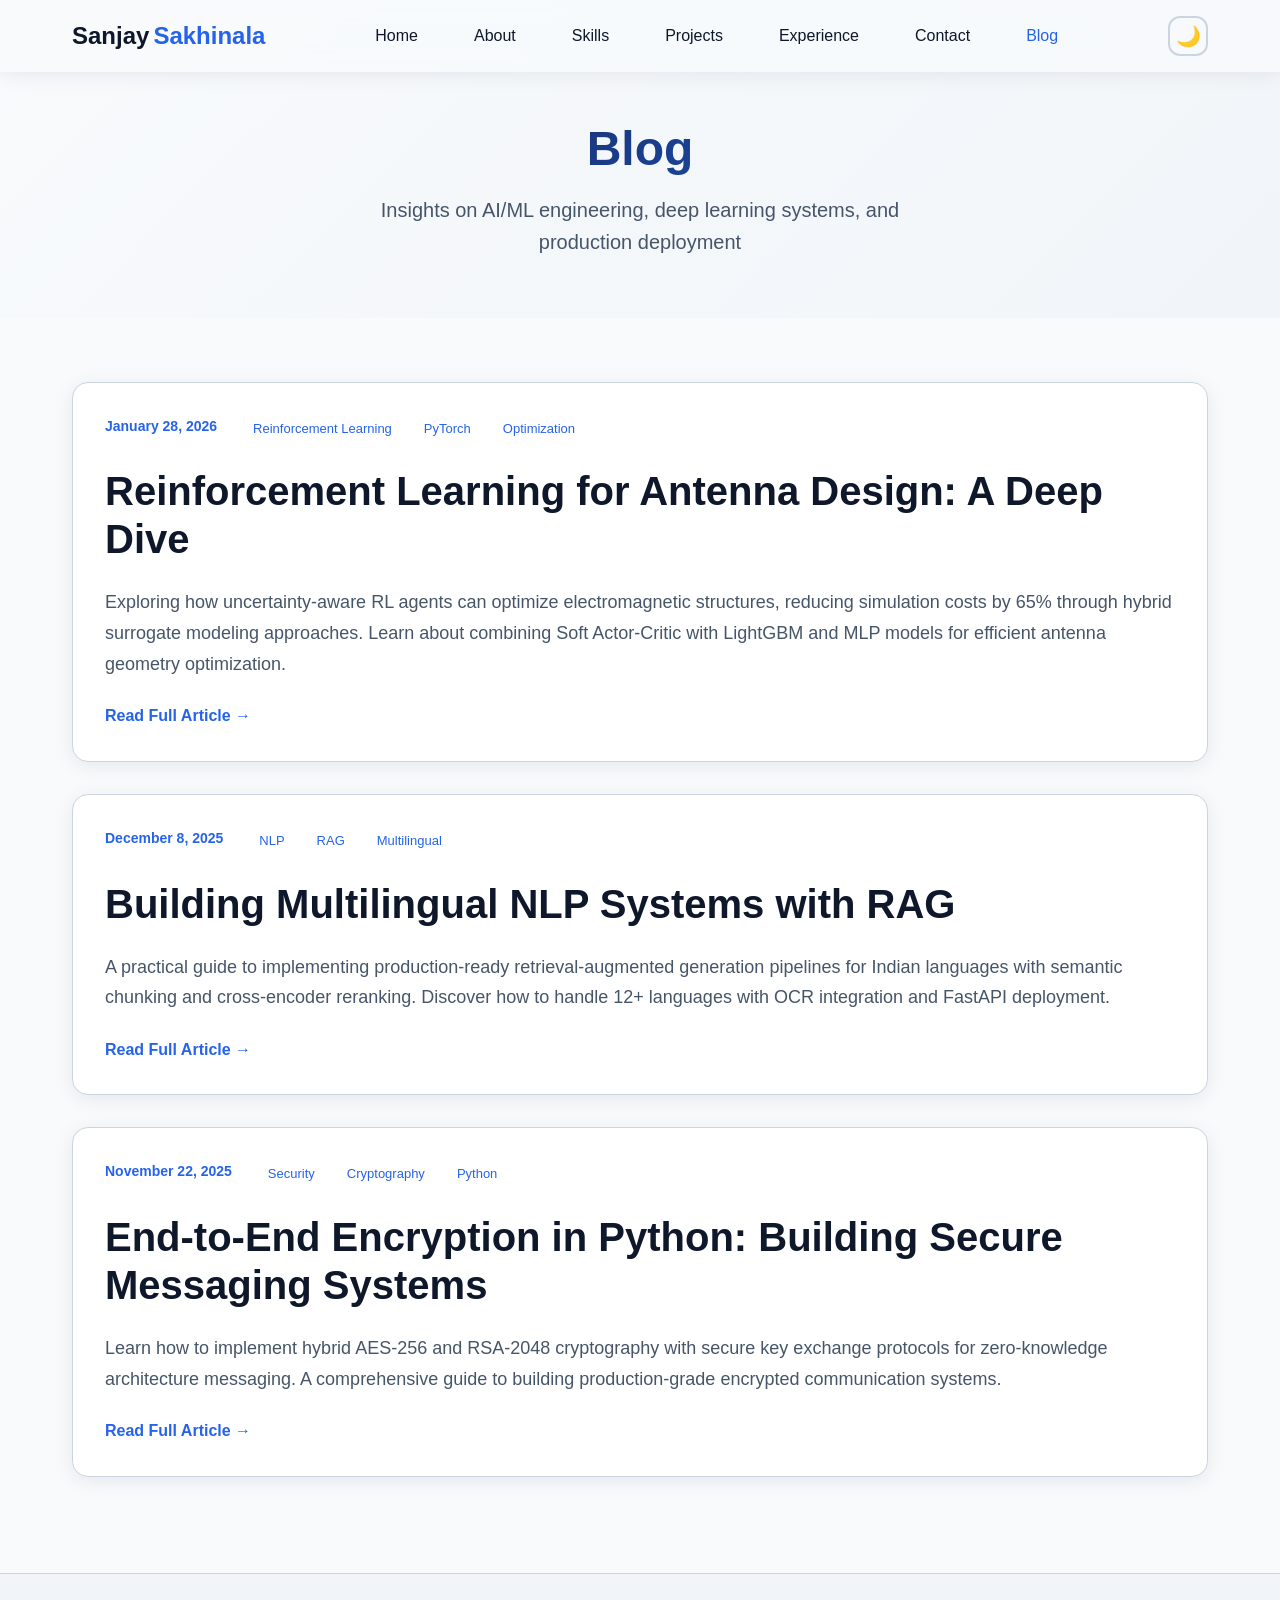
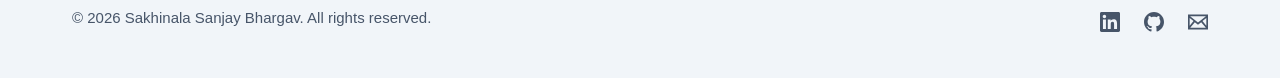
<file: blog/index.html>
<!DOCTYPE html>
<html lang="en">

<head>
    <meta charset="UTF-8">
    <meta name="viewport" content="width=device-width, initial-scale=1.0">
    <meta name="description"
        content="Blog posts by Sakhinala Sanjay Bhargav - AI/ML Engineer sharing insights on deep learning, reinforcement learning, NLP, and MLOps.">
    <meta name="keywords" content="AI Blog, ML Blog, Deep Learning, Reinforcement Learning, NLP, MLOps">
    <meta name="author" content="Sakhinala Sanjay Bhargav">
    <meta name="robots" content="index, follow">
    
    <meta property="og:type" content="website">
    <meta property="og:url" content="https://sanjaysakhinala.pages.dev/blog/">
    <meta property="og:title" content="Blog - Sanjay Bhargav">
    <meta property="og:description" content="AI/ML Engineer blog sharing insights on deep learning, reinforcement learning, NLP, and MLOps.">
    <meta property="og:site_name" content="Sanjay Sakhinala's Portfolio">
    
    <meta property="twitter:card" content="summary">
    <meta property="twitter:url" content="https://sanjaysakhinala.pages.dev/blog/">
    <meta property="twitter:title" content="Blog - Sanjay Bhargav">
    <meta property="twitter:description" content="AI/ML Engineer blog sharing insights on deep learning, reinforcement learning, NLP, and MLOps.">
    
    <link rel="canonical" href="https://sanjaysakhinala.pages.dev/blog/">
    
    <title>Blog - Sanjay Bhargav | AI/ML Engineer Insights</title>
    <link rel="stylesheet" href="/style.css">
    <style>
        .blog-page-header {
            padding: 120px 0 60px;
            text-align: center;
            background: linear-gradient(135deg, var(--bg-primary) 0%, var(--bg-secondary) 100%);
        }

        .blog-page-title {
            font-size: 3rem;
            margin-bottom: 1rem;
            background: linear-gradient(135deg, var(--text-primary), var(--accent-primary));
            -webkit-background-clip: text;
            -webkit-text-fill-color: transparent;
            background-clip: text;
        }

        .blog-page-subtitle {
            font-size: 1.25rem;
            color: var(--text-secondary);
            max-width: 600px;
            margin: 0 auto;
        }

        .blog-posts-list {
            padding: var(--spacing-2xl) 0;
        }

        .blog-post-item {
            background: var(--card-bg);
            padding: var(--spacing-lg);
            border-radius: var(--radius-lg);
            box-shadow: 0 4px 20px var(--shadow-color);
            margin-bottom: var(--spacing-lg);
            border: 1px solid var(--border-color);
            transition: all var(--transition-fast);
        }

        .blog-post-item:hover {
            transform: translateY(-5px);
            box-shadow: 0 8px 30px var(--shadow-color);
        }

        .blog-post-meta {
            display: flex;
            gap: var(--spacing-md);
            margin-bottom: var(--spacing-md);
            flex-wrap: wrap;
        }

        .blog-post-date {
            color: var(--accent-primary);
            font-weight: 600;
            font-size: 0.875rem;
        }

        .blog-post-tags {
            display: flex;
            gap: var(--spacing-xs);
            flex-wrap: wrap;
        }

        .blog-tag {
            background: var(--accent-primary)20;
            color: var(--accent-primary);
            padding: 0.25rem 0.75rem;
            border-radius: var(--radius-sm);
            font-size: 0.813rem;
            font-weight: 500;
        }

        .blog-post-title-link {
            font-size: 2rem;
            color: var(--text-primary);
            margin-bottom: var(--spacing-md);
            display: block;
            transition: color var(--transition-fast);
        }

        .blog-post-title-link:hover {
            color: var(--accent-primary);
        }

        .blog-post-excerpt {
            color: var(--text-secondary);
            line-height: 1.7;
            margin-bottom: var(--spacing-md);
            font-size: 1.125rem;
        }

        .read-more-btn {
            display: inline-flex;
            align-items: center;
            gap: 0.5rem;
            color: var(--accent-primary);
            font-weight: 600;
            transition: all var(--transition-fast);
        }

        .read-more-btn:hover {
            gap: 0.75rem;
            color: var(--accent-highlight);
        }
    </style>
</head>

<body data-theme="light">
    <nav class="navbar" id="navbar">
        <div class="container nav-container">
            <div class="logo">
                <a href="/index.html" class="logo-text">Sanjay<span class="logo-accent">Sakhinala</span></a>
            </div>
            <ul class="nav-links" id="navLinks">
                <li><a href="/index.html#home" class="nav-link">Home</a></li>
                <li><a href="/index.html#about" class="nav-link">About</a></li>
                <li><a href="/index.html#skills" class="nav-link">Skills</a></li>
                <li><a href="/index.html#projects" class="nav-link">Projects</a></li>
                <li><a href="/index.html#experience" class="nav-link">Experience</a></li>
                <li><a href="/index.html#contact" class="nav-link">Contact</a></li>
                <li><a href="./index.html" class="nav-link" style="color: var(--accent-primary);">Blog</a></li>
            </ul>
            <div class="nav-controls">
                <button class="theme-toggle" id="themeToggle" aria-label="Toggle theme">
                    <span class="theme-icon">🌙</span>
                </button>
                <button class="mobile-toggle" id="mobileToggle" aria-label="Toggle menu">
                    <span class="hamburger"></span>
                    <span class="hamburger"></span>
                    <span class="hamburger"></span>
                </button>
            </div>
        </div>
    </nav>

    <section class="blog-page-header">
        <div class="container">
            <h1 class="blog-page-title">Blog</h1>
            <p class="blog-page-subtitle">
                Insights on AI/ML engineering, deep learning systems, and production deployment
            </p>
        </div>
    </section>

    <section class="blog-posts-list">
        <div class="container">
            <article class="blog-post-item">
                <div class="blog-post-meta">
                    <span class="blog-post-date">January 28, 2026</span>
                    <div class="blog-post-tags">
                        <span class="blog-tag">Reinforcement Learning</span>
                        <span class="blog-tag">PyTorch</span>
                        <span class="blog-tag">Optimization</span>
                    </div>
                </div>
                <a href="./rl-antenna-design.html" class="blog-post-title-link">
                    <h2>Reinforcement Learning for Antenna Design: A Deep Dive</h2>
                </a>
                <p class="blog-post-excerpt">
                    Exploring how uncertainty-aware RL agents can optimize electromagnetic structures, reducing
                    simulation costs by 65% through hybrid surrogate modeling approaches. Learn about combining Soft
                    Actor-Critic with LightGBM and MLP models for efficient antenna geometry optimization.
                </p>
                <a href="./rl-antenna-design.html" class="read-more-btn">
                    Read Full Article →
                </a>
            </article>

            <article class="blog-post-item">
                <div class="blog-post-meta">
                    <span class="blog-post-date">December 8, 2025</span>
                    <div class="blog-post-tags">
                        <span class="blog-tag">NLP</span>
                        <span class="blog-tag">RAG</span>
                        <span class="blog-tag">Multilingual</span>
                    </div>
                </div>
                <a href="./multilingual-rag-systems.html" class="blog-post-title-link">
                    <h2>Building Multilingual NLP Systems with RAG</h2>
                </a>
                <p class="blog-post-excerpt">
                    A practical guide to implementing production-ready retrieval-augmented generation pipelines for
                    Indian languages with semantic chunking and cross-encoder reranking. Discover how to handle 12+
                    languages with OCR integration and FastAPI deployment.
                </p>
                <a href="./multilingual-rag-systems.html" class="read-more-btn">
                    Read Full Article →
                </a>
            </article>

            <article class="blog-post-item">
                <div class="blog-post-meta">
                    <span class="blog-post-date">November 22, 2025</span>
                    <div class="blog-post-tags">
                        <span class="blog-tag">Security</span>
                        <span class="blog-tag">Cryptography</span>
                        <span class="blog-tag">Python</span>
                    </div>
                </div>
                <a href="./encryption-python.html" class="blog-post-title-link">
                    <h2>End-to-End Encryption in Python: Building Secure Messaging Systems</h2>
                </a>
                <p class="blog-post-excerpt">
                    Learn how to implement hybrid AES-256 and RSA-2048 cryptography with secure key exchange protocols
                    for zero-knowledge architecture messaging. A comprehensive guide to building production-grade
                    encrypted communication systems.
                </p>
                <a href="./encryption-python.html" class="read-more-btn">
                    Read Full Article →
                </a>
            </article>
        </div>
    </section>

    <footer class="footer">
        <div class="container">
            <div class="footer-content">
                <p class="footer-text"> &copy; <script>document.write(new Date().getFullYear());</script> Sakhinala Sanjay Bhargav. All rights reserved. </p>
                <div class="footer-social">
                    <a href="https://linkedin.com/in/sanjay-sakhinala" target="_blank" rel="noopener noreferrer"
                        aria-label="LinkedIn">
                        <svg width="20" height="20" viewBox="0 0 24 24" fill="currentColor">
                            <path
                                d="M20.447 20.452h-3.554v-5.569c0-1.328-.027-3.037-1.852-3.037-1.853 0-2.136 1.445-2.136 2.939v5.667H9.351V9h3.414v1.561h.046c.477-.9 1.637-1.85 3.37-1.85 3.601 0 4.267 2.37 4.267 5.455v6.286zM5.337 7.433c-1.144 0-2.063-.926-2.063-2.065 0-1.138.92-2.063 2.063-2.063 1.14 0 2.064.925 2.064 2.063 0 1.139-.925 2.065-2.064 2.065zm1.782 13.019H3.555V9h3.564v11.452zM22.225 0H1.771C.792 0 0 .774 0 1.729v20.542C0 23.227.792 24 1.771 24h20.451C23.2 24 24 23.227 24 22.271V1.729C24 .774 23.2 0 22.222 0h.003z" />
                        </svg>
                    </a>
                    <a href="https://github.com/DNSdecoded" target="_blank" rel="noopener noreferrer"
                        aria-label="GitHub">
                        <svg width="20" height="20" viewBox="0 0 24 24" fill="currentColor">
                            <path
                                d="M12 0c-6.626 0-12 5.373-12 12 0 5.302 3.438 9.8 8.207 11.387.599.111.793-.261.793-.577v-2.234c-3.338.726-4.033-1.416-4.033-1.416-.546-1.387-1.333-1.756-1.333-1.756-1.089-.745.083-.729.083-.729 1.205.084 1.839 1.237 1.839 1.237 1.07 1.834 2.807 1.304 3.492.997.107-.775.418-1.305.762-1.604-2.665-.305-5.467-1.334-5.467-5.931 0-1.311.469-2.381 1.236-3.221-.124-.303-.535-1.524.117-3.176 0 0 1.008-.322 3.301 1.23.957-.266 1.983-.399 3.003-.404 1.02.005 2.047.138 3.006.404 2.291-1.552 3.297-1.23 3.297-1.23.653 1.653.242 2.874.118 3.176.77.84 1.235 1.911 1.235 3.221 0 4.609-2.807 5.624-5.479 5.921.43.372.823 1.102.823 2.222v3.293c0 .319.192.694.801.576 4.765-1.589 8.199-6.086 8.199-11.386 0-6.627-5.373-12-12-12z" />
                        </svg>
                    </a>
                    <a href="mailto:sanjaysakhinala@gmail.com" aria-label="Email">
                        <svg width="20" height="20" viewBox="0 0 24 24" fill="currentColor">
                            <path
                                d="M0 3v18h24v-18h-24zm6.623 7.929l-4.623 5.712v-9.458l4.623 3.746zm-4.141-5.929h19.035l-9.517 7.713-9.518-7.713zm5.694 7.188l3.824 3.099 3.83-3.104 5.612 6.817h-18.779l5.513-6.812zm9.208-1.264l4.616-3.741v9.348l-4.616-5.607z" />
                        </svg>
                    </a>
                </div>
            </div>
        </div>
    </footer>

    <script src="/scripts.js"></script>
    <script data-goatcounter="https://sanjaysakhinala.goatcounter.com/count" async src="//gc.zgo.at/count.js"></script>
</body>

</html>
</file>
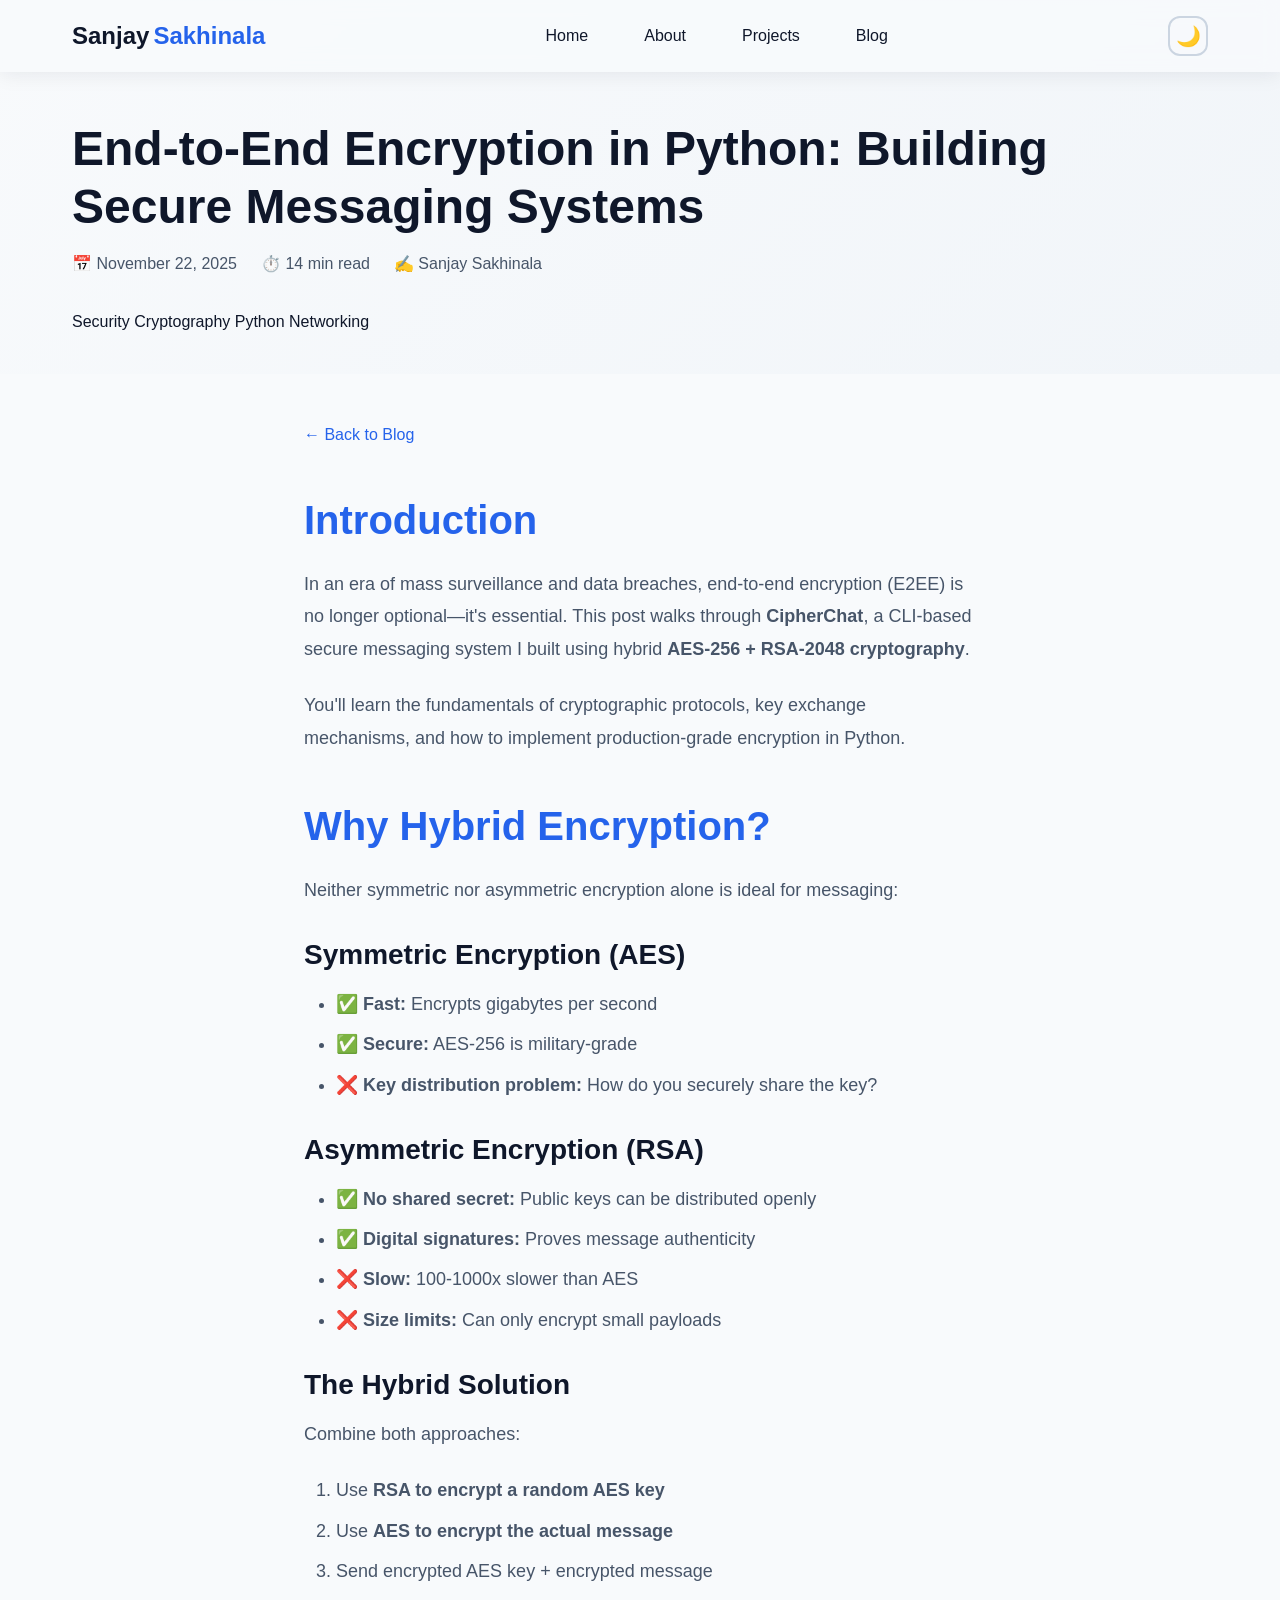
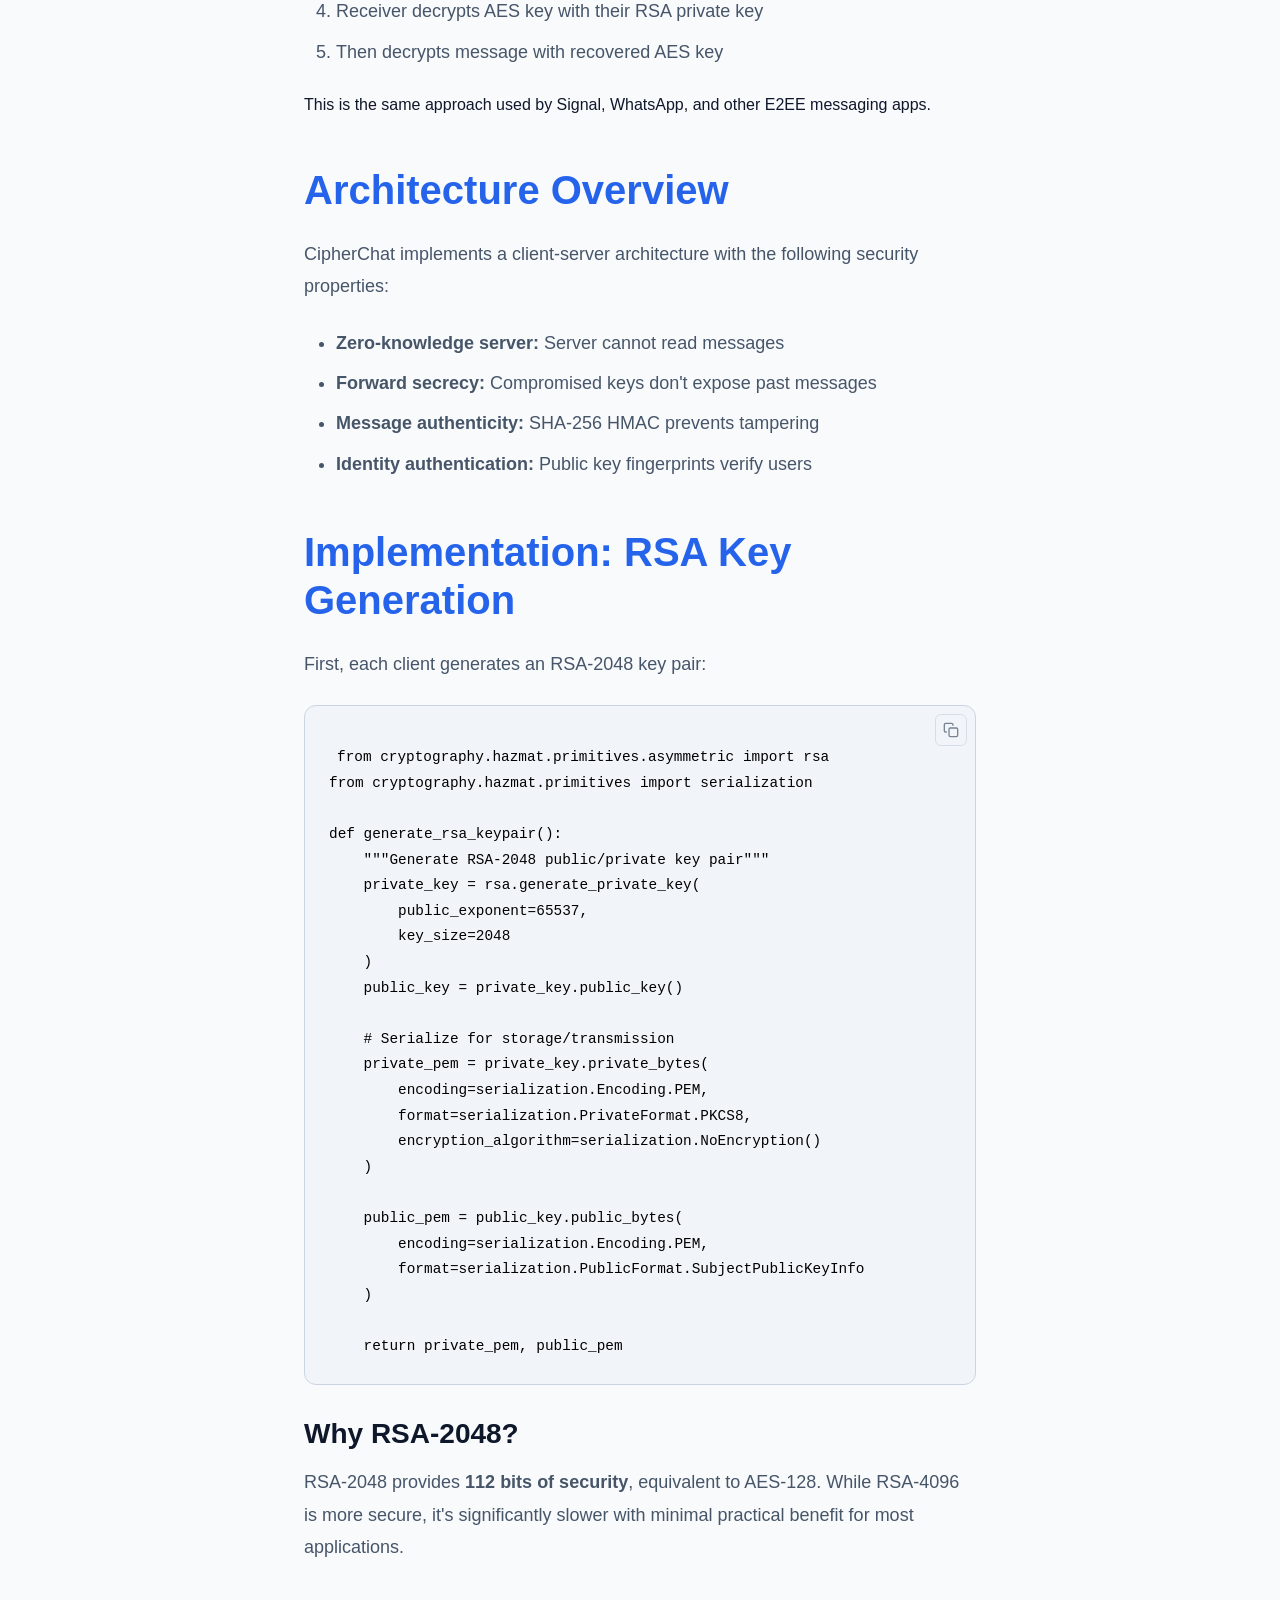
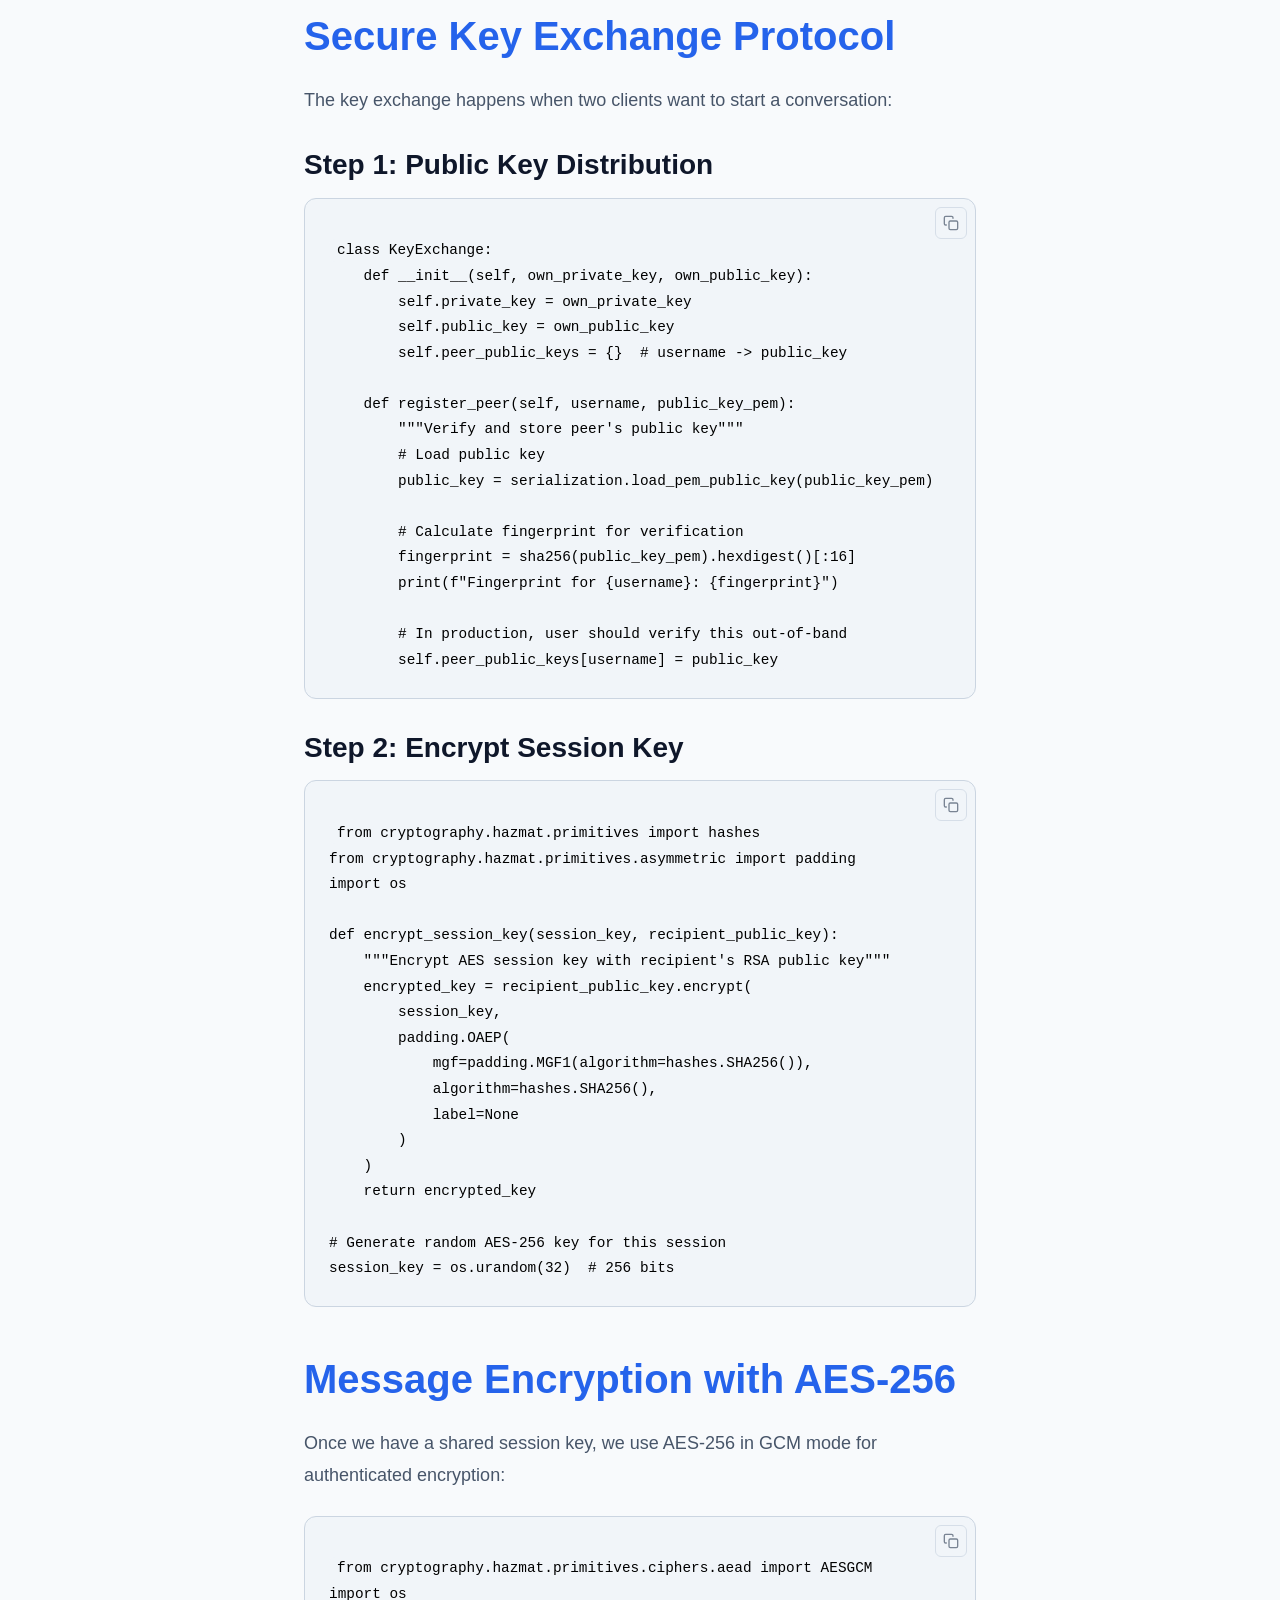
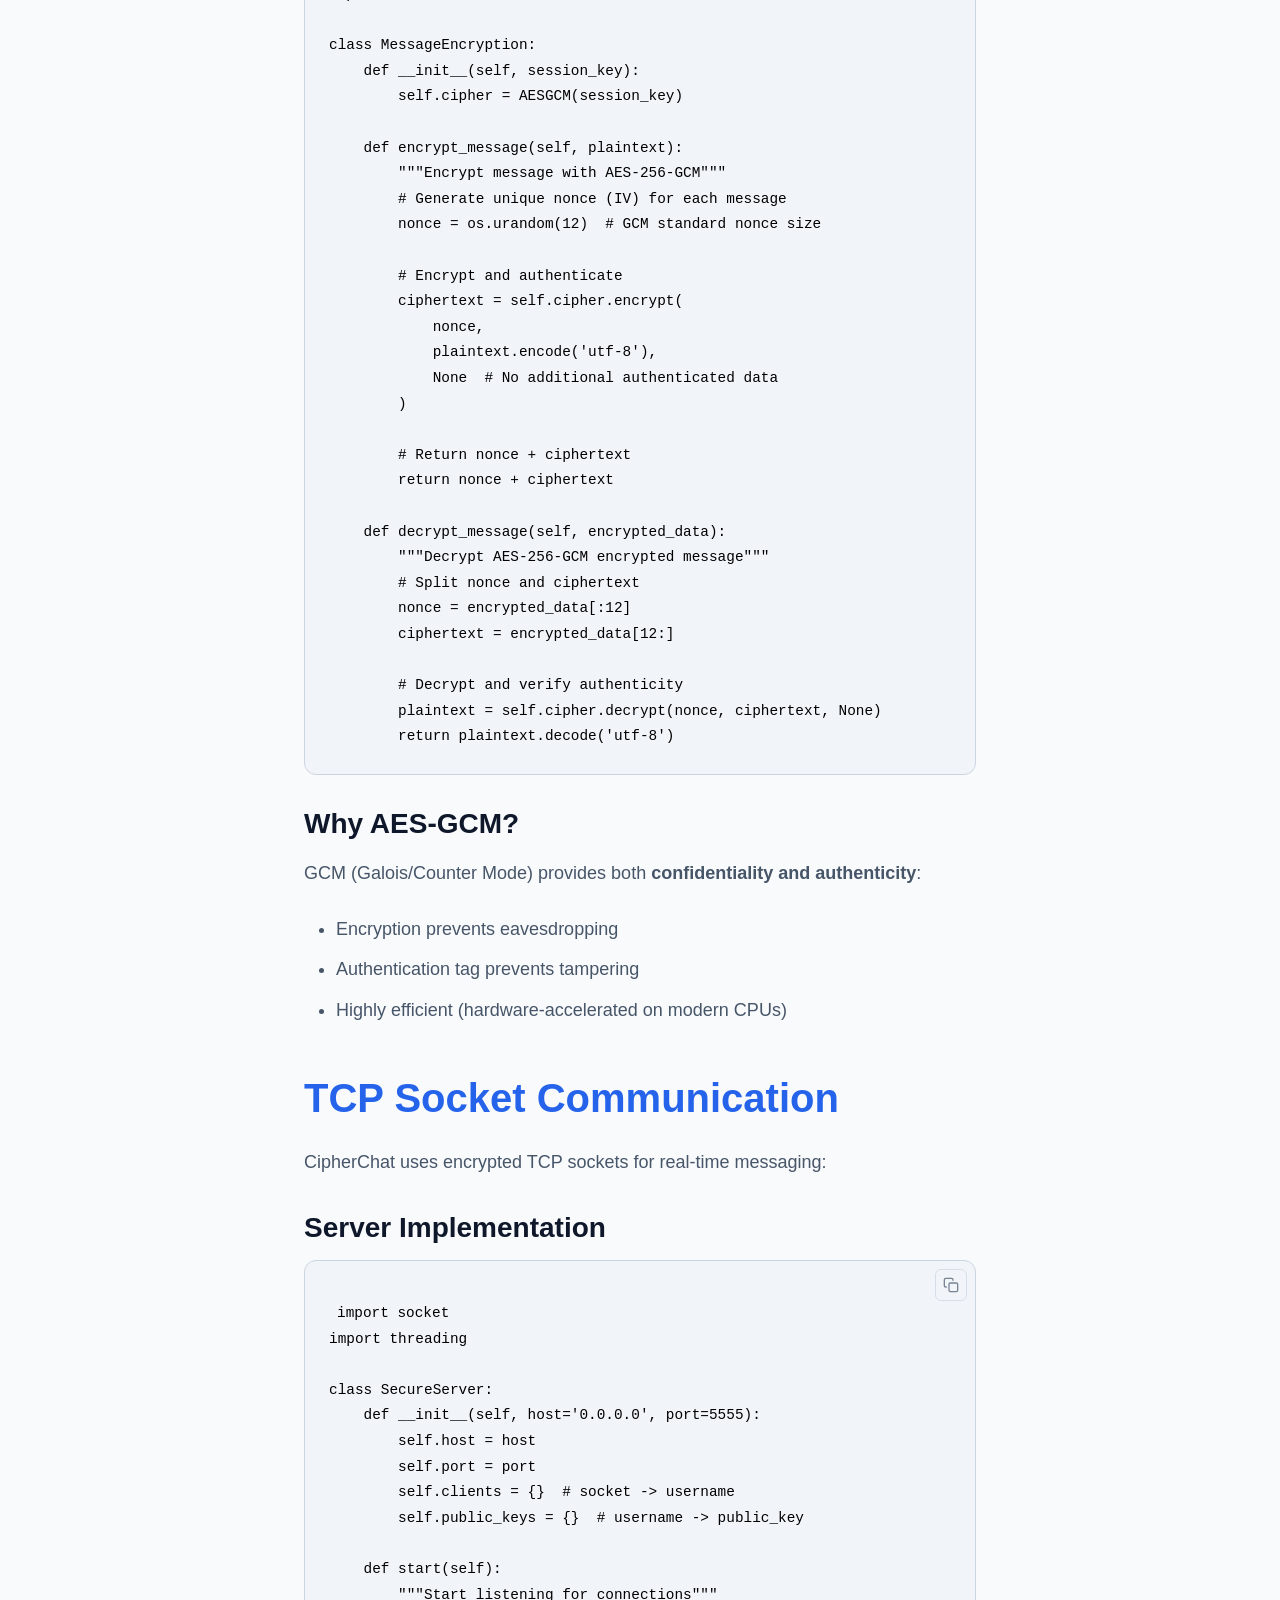
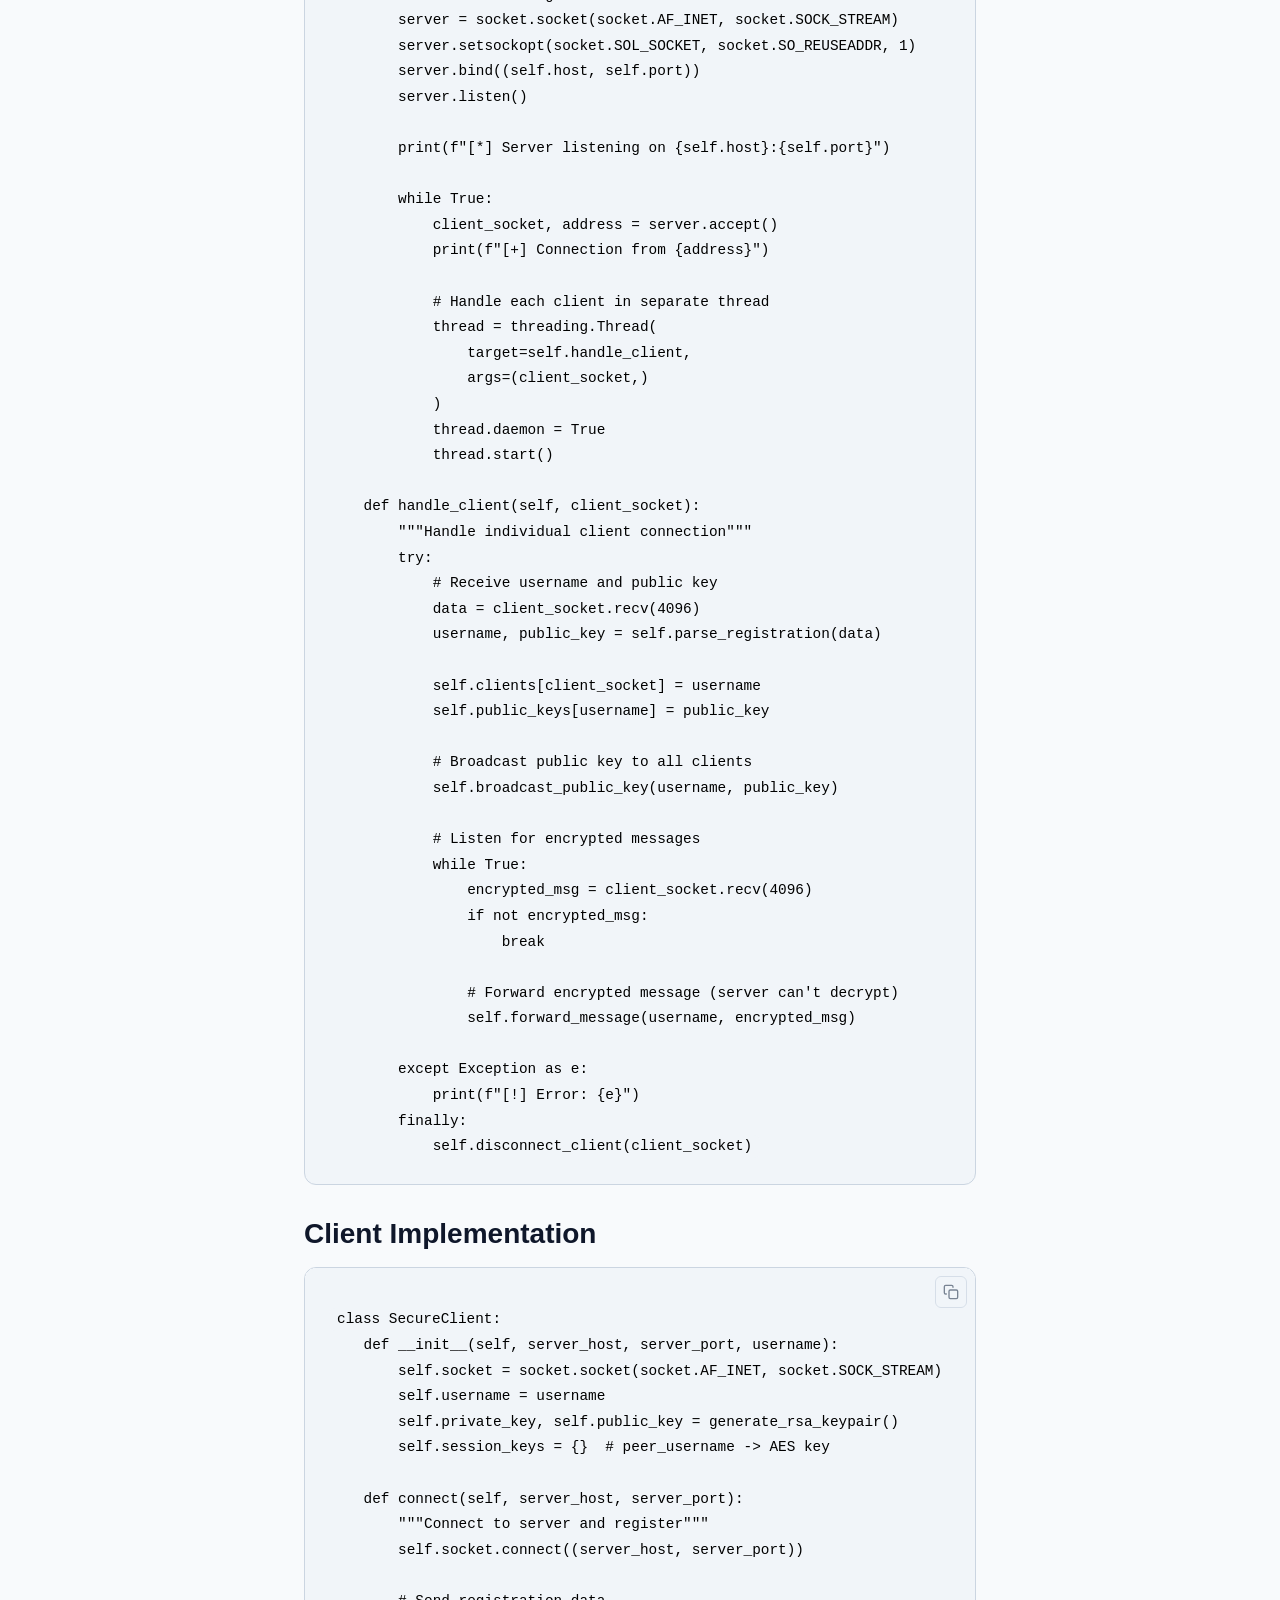
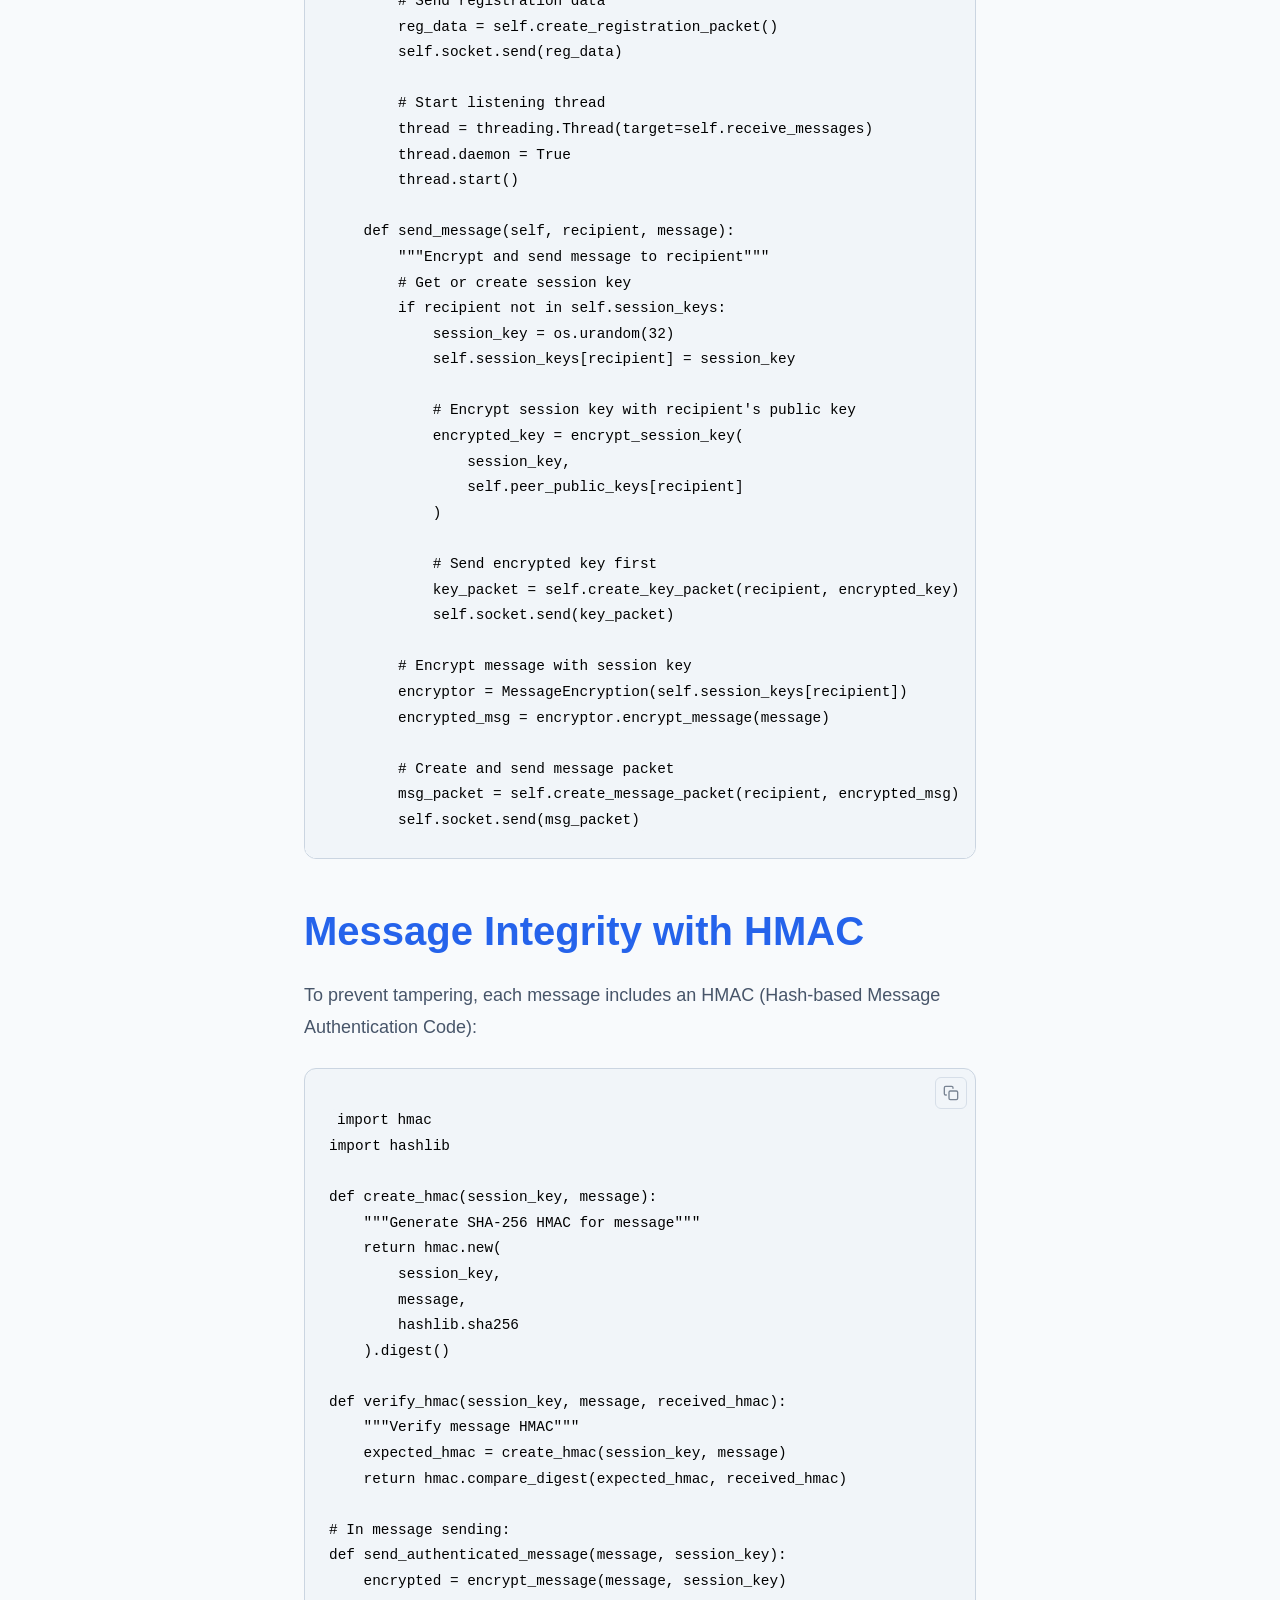
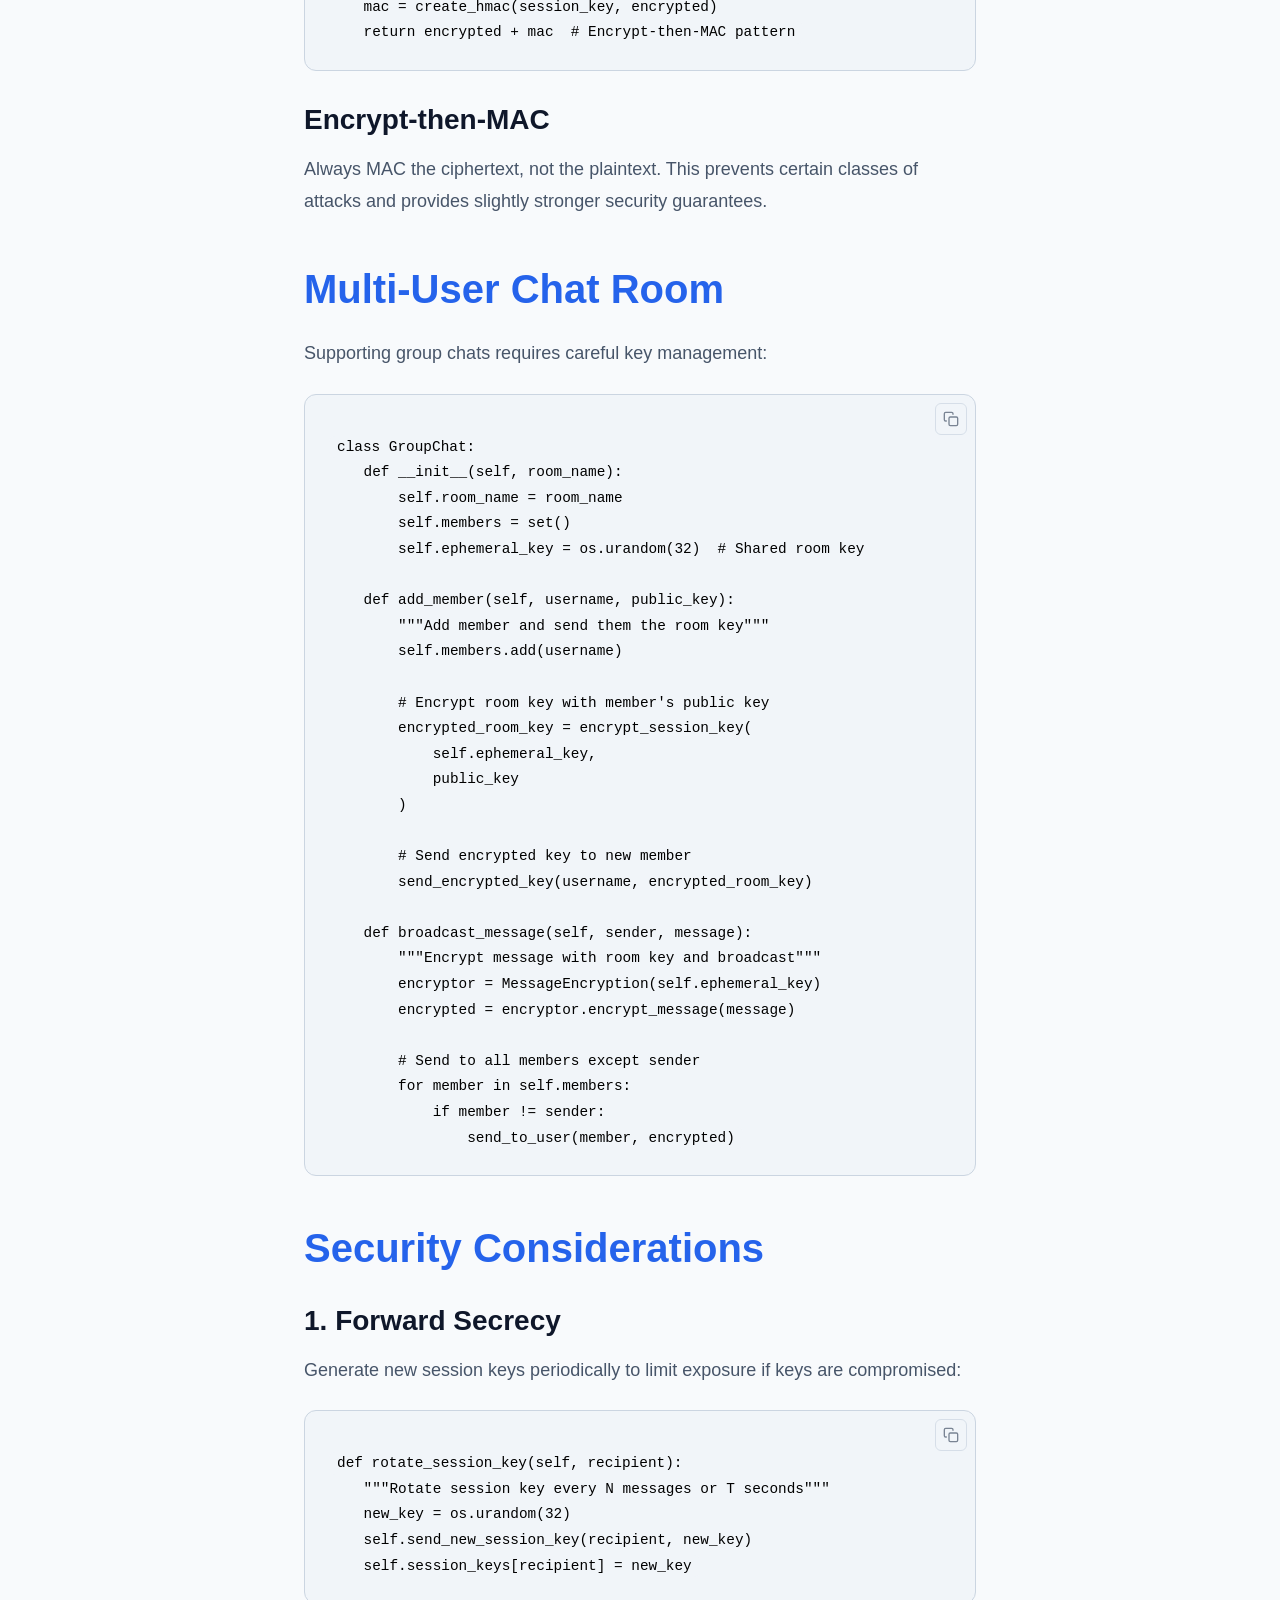
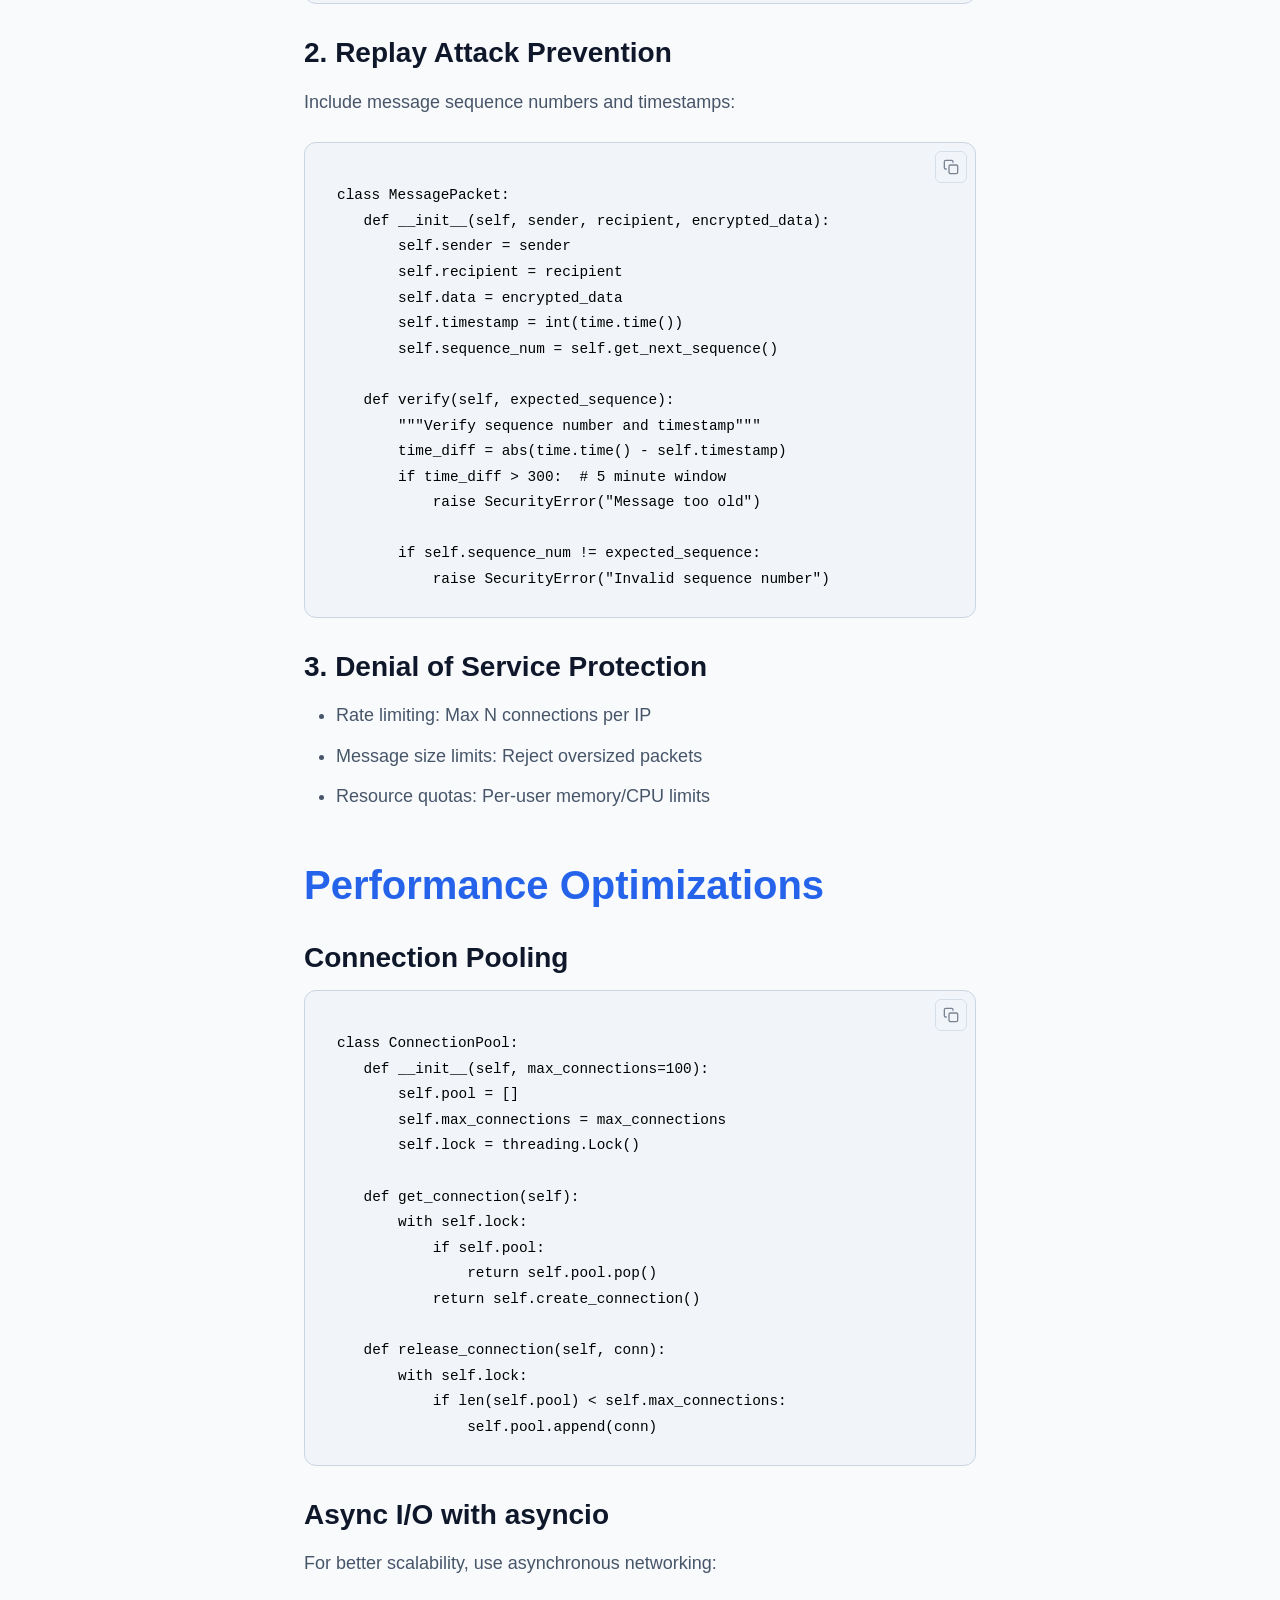
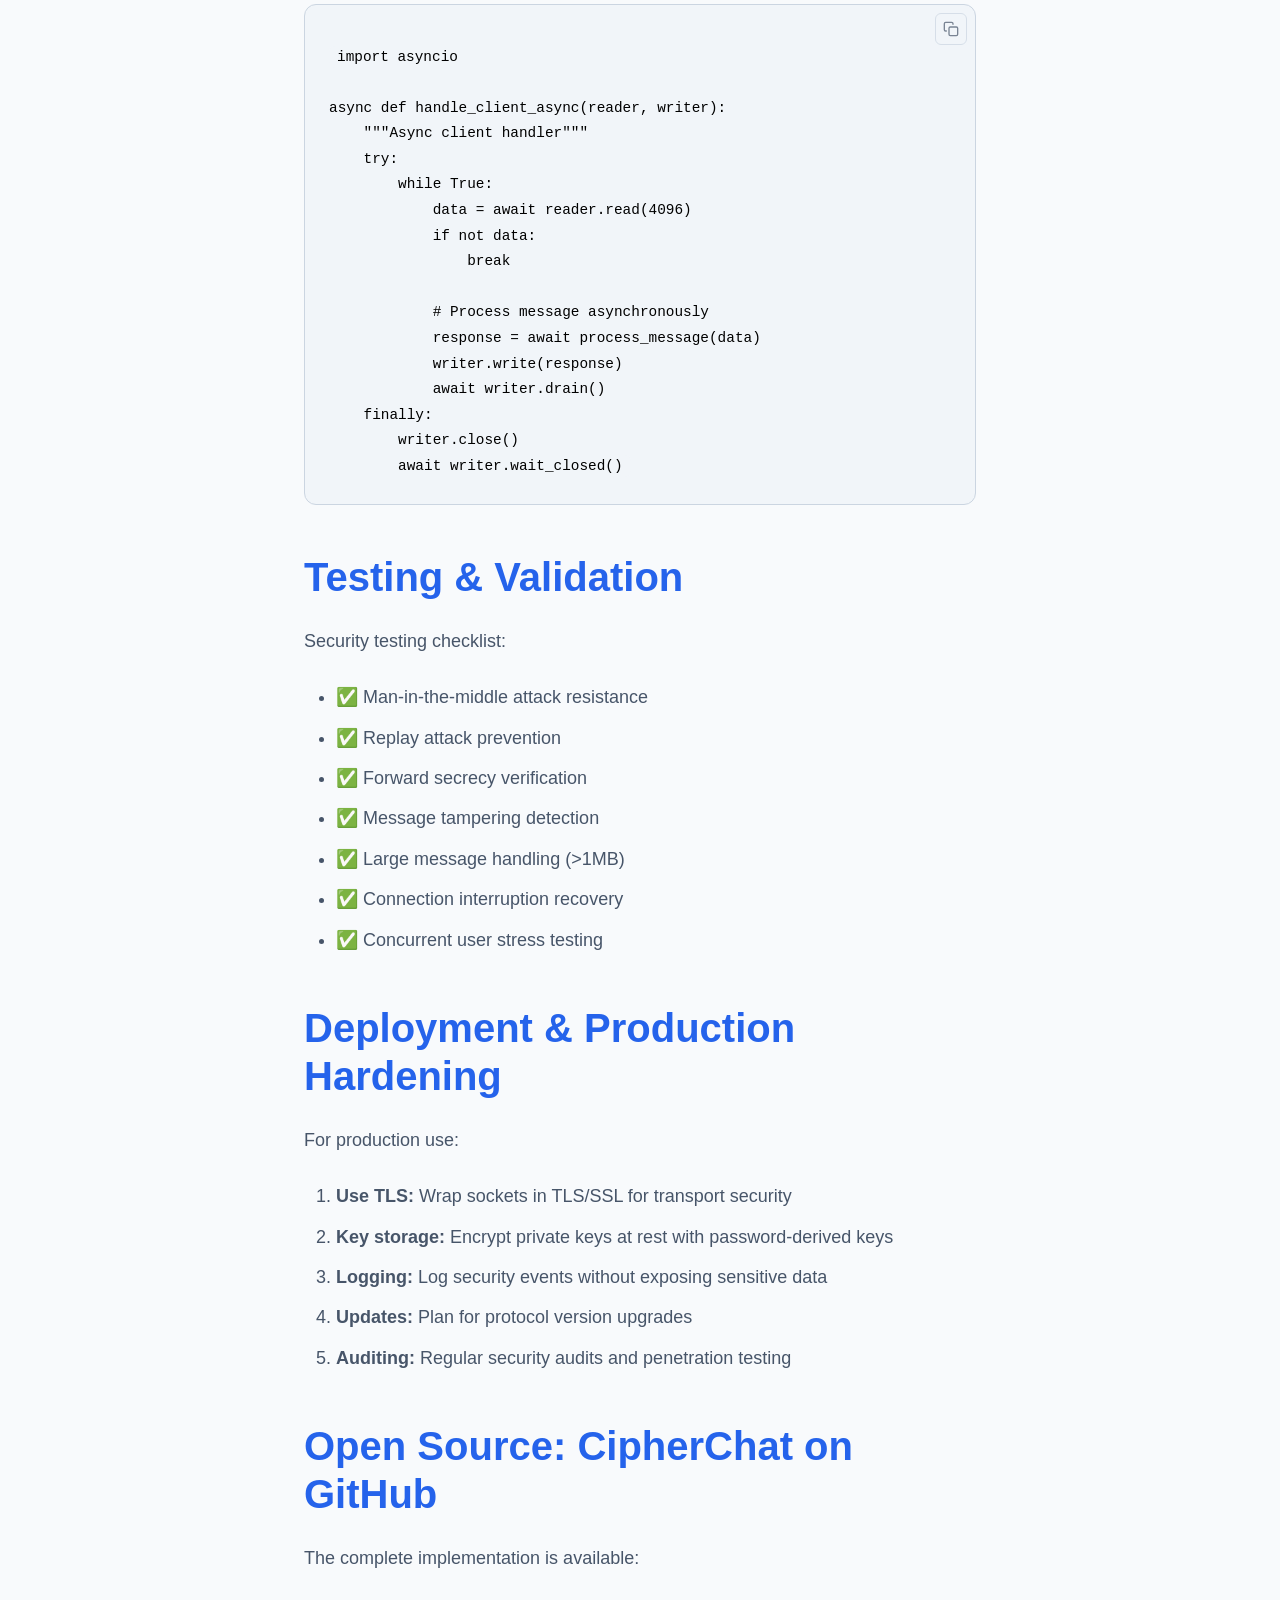
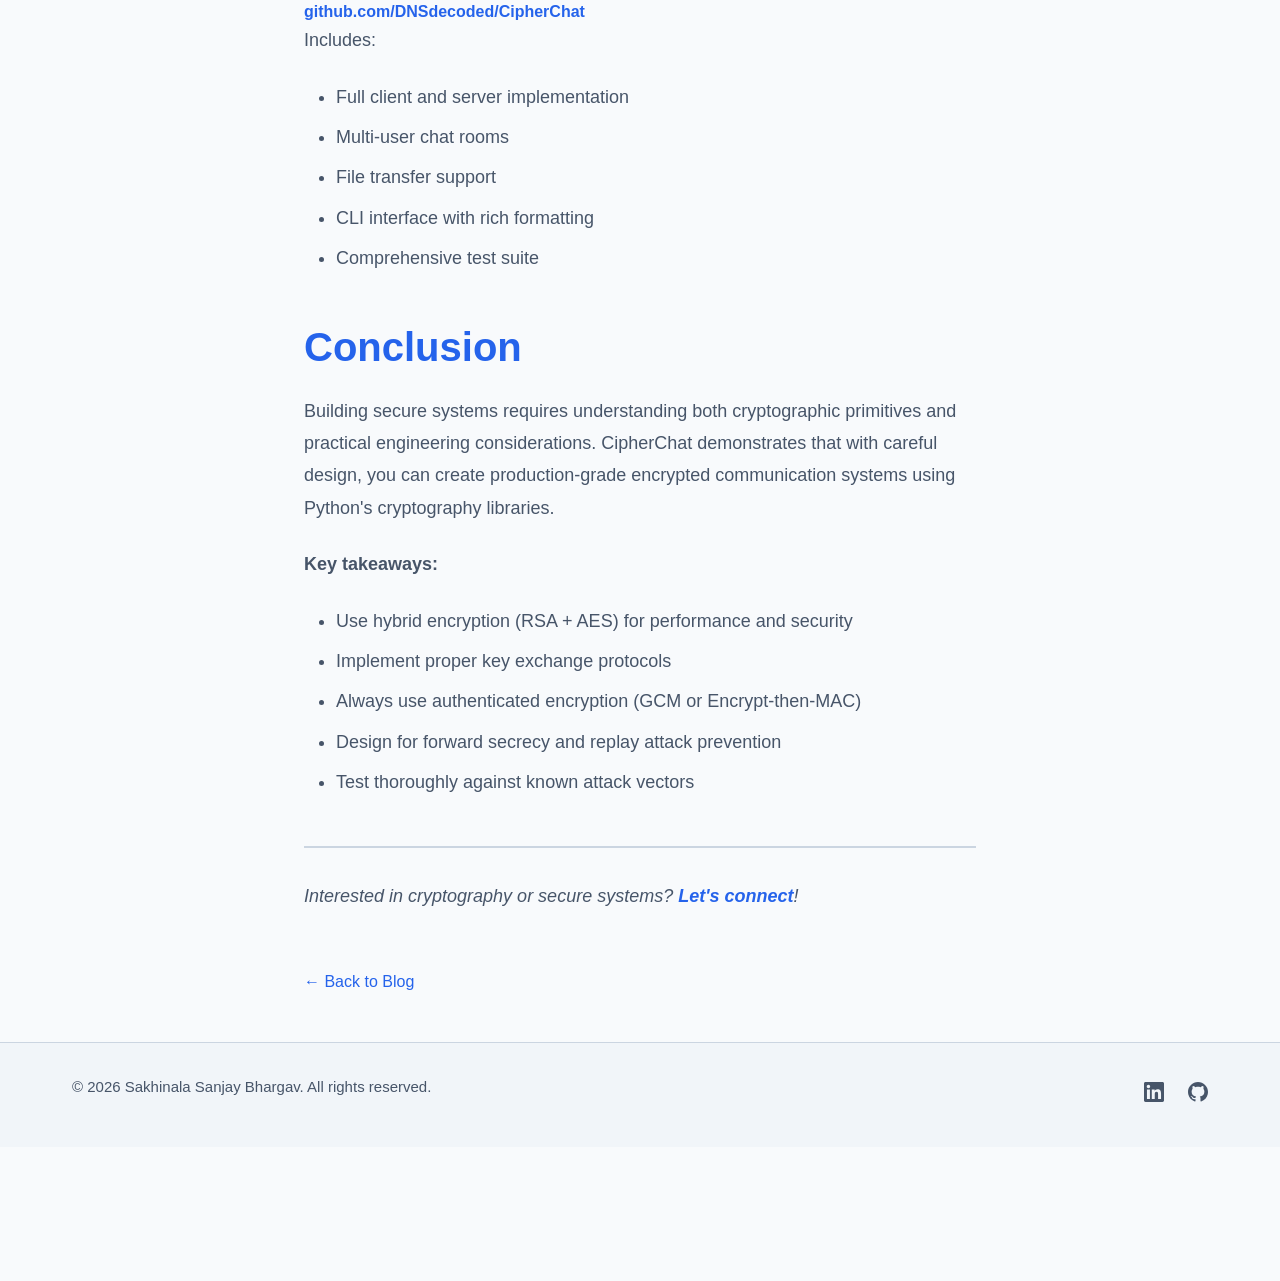
<file: blog/encryption-python.html>
<!DOCTYPE html>
<html lang="en">

<head>
    <meta charset="UTF-8">
    <meta name="viewport" content="width=device-width, initial-scale=1.0">
    <meta name="description"
        content="Learn how to implement hybrid AES-256 and RSA-2048 cryptography with secure key exchange protocols for zero-knowledge architecture messaging.">
    <meta name="keywords" content="Encryption, Python, AES-256, RSA-2048, Cryptography, Secure Messaging">
    <meta name="author" content="Sakhinala Sanjay Bhargav">
    <meta name="robots" content="index, follow">
    
    <!-- Open Graph / Facebook -->
    <meta property="og:type" content="article">
    <meta property="og:url" content="https://sanjaysakhinala.pages.dev/blog/encryption-python.html">
    <meta property="og:title" content="End-to-End Encryption in Python - Sanjay Sakhinala">
    <meta property="og:description" content="Learn how to implement hybrid AES-256 and RSA-2048 cryptography with secure key exchange protocols for zero-knowledge architecture messaging.">
    <meta property="og:site_name" content="Sanjay Sakhinala's Portfolio">
    <meta property="article:published_time" content="2025-11-22T00:00:00.000Z" />
    <meta property="article:author" content="Sanjay Bhargav" />
    
    <!-- Twitter -->
    <meta property="twitter:card" content="summary_large_image">
    <meta property="twitter:url" content="https://sanjaysakhinala.pages.dev/blog/encryption-python.html">
    <meta property="twitter:title" content="End-to-End Encryption in Python - Sanjay Sakhinala">
    <meta property="twitter:description" content="Learn how to implement hybrid AES-256 and RSA-2048 cryptography with secure key exchange protocols for zero-knowledge architecture messaging.">
    
    <!-- Canonical URL -->
    <link rel="canonical" href="https://sanjaysakhinala.pages.dev/blog/encryption-python.html">
    
    <title>End-to-End Encryption in Python - Sanjay Sakhinala</title>
    <link rel="stylesheet" href="/style.css">
    <style>
        .blog-post-header {
            padding: 120px 0 40px;
            background: linear-gradient(135deg, var(--bg-primary) 0%, var(--bg-secondary) 100%);
        }

        .blog-post-title {
            font-size: 3rem;
            margin-bottom: 1rem;
            line-height: 1.2;
        }

        .blog-post-meta-info {
            display: flex;
            gap: var(--spacing-md);
            align-items: center;
            flex-wrap: wrap;
            color: var(--text-secondary);
            margin-bottom: var(--spacing-lg);
        }

        .blog-post-content {
            max-width: 800px;
            margin: 0 auto;
            padding: var(--spacing-xl) var(--spacing-lg);
        }

        .blog-post-content h2 {
            margin-top: var(--spacing-xl);
            margin-bottom: var(--spacing-md);
            color: var(--accent-primary);
        }

        .blog-post-content h3 {
            margin-top: var(--spacing-lg);
            margin-bottom: var(--spacing-sm);
        }

        .blog-post-content p {
            font-size: 1.125rem;
            line-height: 1.8;
            margin-bottom: var(--spacing-md);
            color: var(--text-secondary);
        }

        .blog-post-content ul,
        .blog-post-content ol {
            margin-bottom: var(--spacing-md);
            padding-left: 2rem;
        }

        .blog-post-content li {
            font-size: 1.125rem;
            line-height: 1.8;
            margin-bottom: var(--spacing-xs);
            color: var(--text-secondary);
        }

        .blog-post-content code {
            background: var(--bg-secondary);
            padding: 0.2rem 0.5rem;
            border-radius: var(--radius-sm);
            font-family: var(--font-mono);
            font-size: 0.9em;
            color: #000000; /* Pure dark as requested */
        }

        [data-theme="dark"] .blog-post-content code {
            color: #ffffff; /* Pure white for dark mode */
        }

        .blog-post-content pre {
            background: var(--bg-secondary);
            padding: var(--spacing-md);
            padding-top: 2.5rem; /* Space for copy button */
            border-radius: var(--radius-md);
            overflow-x: auto;
            margin-bottom: var(--spacing-md);
            border: 1px solid var(--border-color);
            position: relative; /* Context for copy button */
        }

        .copy-button {
            position: absolute;
            top: 0.5rem;
            right: 0.5rem;
            background: transparent;
            border: 1px solid var(--border-color);
            border-radius: var(--radius-sm);
            width: 32px;
            height: 32px;
            display: flex;
            justify-content: center;
            align-items: center;
            color: var(--text-secondary);
            cursor: pointer;
            transition: all 0.2s;
            opacity: 0.7;
        }

        .copy-button:hover {
            background: var(--bg-tertiary);
            color: var(--text-primary);
            opacity: 1;
            border-color: var(--text-secondary);
        }

        .copy-button.copied {
            border-color: var(--accent-highlight);
            color: var(--accent-highlight);
        }
    </style>
    <script>
        document.addEventListener('DOMContentLoaded', () => {
            document.querySelectorAll('pre').forEach(pre => {
                const button = document.createElement('button');
                button.className = 'copy-button';
                button.setAttribute('aria-label', 'Copy to clipboard');
                button.innerHTML = `
                    <svg width="16" height="16" viewBox="0 0 24 24" fill="none" stroke="currentColor" stroke-width="2" stroke-linecap="round" stroke-linejoin="round">
                        <rect x="9" y="9" width="13" height="13" rx="2" ry="2"></rect>
                        <path d="M5 15H4a2 2 0 0 1-2-2V4a2 2 0 0 1 2-2h9a2 2 0 0 1 2 2v1"></path>
                    </svg>
                `;
                
                button.addEventListener('click', async () => {
                    const code = pre.querySelector('code');
                    if (!code) return;
                    
                    try {
                        if (navigator.clipboard && window.isSecureContext) {
                            await navigator.clipboard.writeText(code.innerText);
                        } else {
                            // Fallback for non-secure contexts (e.g., file://)
                            const textArea = document.createElement("textarea");
                            textArea.value = code.innerText;
                            textArea.style.position = "fixed";
                            textArea.style.left = "-9999px";
                            textArea.style.top = "0";
                            document.body.appendChild(textArea);
                            textArea.focus();
                            textArea.select();
                            
                            try {
                                document.execCommand('copy');
                            } catch (err) {
                                console.error('Fallback failed', err);
                                throw err;
                            }
                            
                            document.body.removeChild(textArea);
                        }
                        
                        // Visual feedback (Icon change only)
                        const originalHtml = button.innerHTML;
                        button.innerHTML = `
                            <svg width="16" height="16" viewBox="0 0 24 24" fill="none" stroke="currentColor" stroke-width="2" stroke-linecap="round" stroke-linejoin="round">
                                <polyline points="20 6 9 17 4 12"></polyline>
                            </svg>
                        `;
                        button.classList.add('copied');
                        
                        setTimeout(() => {
                            button.innerHTML = originalHtml;
                            button.classList.remove('copied');
                        }, 2000);
                    } catch (err) {
                        console.error('Failed to copy', err);
                    }
                });
                
                pre.appendChild(button);
            });
        });
    </script>
</head>

<body data-theme="light">
    <!-- Navigation -->
    <nav class="navbar" id="navbar">
        <div class="container nav-container">
            <div class="logo">
                <a href="/index.html" class="logo-text">Sanjay<span class="logo-accent">Sakhinala</span></a>
            </div>
            <ul class="nav-links" id="navLinks">
                <li><a href="/index.html#home" class="nav-link">Home</a></li>
                <li><a href="/index.html#about" class="nav-link">About</a></li>
                <li><a href="/index.html#projects" class="nav-link">Projects</a></li>
                <li><a href="./index.html" class="nav-link">Blog</a></li>
            </ul>
            <div class="nav-controls">
                <button class="theme-toggle" id="themeToggle" aria-label="Toggle theme">
                    <span class="theme-icon">🌙</span>
                </button>
            </div>
        </div>
    </nav>

    <!-- Blog Post Header -->
    <header class="blog-post-header">
        <div class="container">
            <h1 class="blog-post-title">End-to-End Encryption in Python: Building Secure Messaging Systems</h1>
            <div class="blog-post-meta-info">
                <span>📅 November 22, 2025</span>
                <span>⏱️ 14 min read</span>
                <span>✍️ Sanjay Sakhinala</span>
            </div>
            <div class="blog-tags-post">
                <span class="blog-tag">Security</span>
                <span class="blog-tag">Cryptography</span>
                <span class="blog-tag">Python</span>
                <span class="blog-tag">Networking</span>
            </div>
        </div>
    </header>

    <!-- Blog Post Content -->
    <article class="blog-post-content">
        <div class="container">
            <a href="./index.html" class="back-to-blog">← Back to Blog</a>

            <h2>Introduction</h2>
            <p>
                In an era of mass surveillance and data breaches, end-to-end encryption (E2EE) is no longer
                optional—it's essential. This post walks through <strong>CipherChat</strong>, a CLI-based secure
                messaging system I built using hybrid <strong>AES-256 + RSA-2048 cryptography</strong>.
            </p>

            <p>
                You'll learn the fundamentals of cryptographic protocols, key exchange mechanisms, and how to implement
                production-grade encryption in Python.
            </p>

            <h2>Why Hybrid Encryption?</h2>
            <p>
                Neither symmetric nor asymmetric encryption alone is ideal for messaging:
            </p>

            <h3>Symmetric Encryption (AES)</h3>
            <ul>
                <li>✅ <strong>Fast:</strong> Encrypts gigabytes per second</li>
                <li>✅ <strong>Secure:</strong> AES-256 is military-grade</li>
                <li>❌ <strong>Key distribution problem:</strong> How do you securely share the key?</li>
            </ul>

            <h3>Asymmetric Encryption (RSA)</h3>
            <ul>
                <li>✅ <strong>No shared secret:</strong> Public keys can be distributed openly</li>
                <li>✅ <strong>Digital signatures:</strong> Proves message authenticity</li>
                <li>❌ <strong>Slow:</strong> 100-1000x slower than AES</li>
                <li>❌ <strong>Size limits:</strong> Can only encrypt small payloads</li>
            </ul>

            <h3>The Hybrid Solution</h3>
            <p>
                Combine both approaches:
            </p>
            <ol>
                <li>Use <strong>RSA to encrypt a random AES key</strong></li>
                <li>Use <strong>AES to encrypt the actual message</strong></li>
                <li>Send encrypted AES key + encrypted message</li>
                <li>Receiver decrypts AES key with their RSA private key</li>
                <li>Then decrypts message with recovered AES key</li>
            </ol>

            <blockquote>
                This is the same approach used by Signal, WhatsApp, and other E2EE messaging apps.
            </blockquote>

            <h2>Architecture Overview</h2>
            <p>
                CipherChat implements a client-server architecture with the following security properties:
            </p>
            <ul>
                <li><strong>Zero-knowledge server:</strong> Server cannot read messages</li>
                <li><strong>Forward secrecy:</strong> Compromised keys don't expose past messages</li>
                <li><strong>Message authenticity:</strong> SHA-256 HMAC prevents tampering</li>
                <li><strong>Identity authentication:</strong> Public key fingerprints verify users</li>
            </ul>

            <h2>Implementation: RSA Key Generation</h2>
            <p>
                First, each client generates an RSA-2048 key pair:
            </p>

            <pre><code>from cryptography.hazmat.primitives.asymmetric import rsa
from cryptography.hazmat.primitives import serialization

def generate_rsa_keypair():
    """Generate RSA-2048 public/private key pair"""
    private_key = rsa.generate_private_key(
        public_exponent=65537,
        key_size=2048
    )
    public_key = private_key.public_key()
    
    # Serialize for storage/transmission
    private_pem = private_key.private_bytes(
        encoding=serialization.Encoding.PEM,
        format=serialization.PrivateFormat.PKCS8,
        encryption_algorithm=serialization.NoEncryption()
    )
    
    public_pem = public_key.public_bytes(
        encoding=serialization.Encoding.PEM,
        format=serialization.PublicFormat.SubjectPublicKeyInfo
    )
    
    return private_pem, public_pem</code></pre>

            <h3>Why RSA-2048?</h3>
            <p>
                RSA-2048 provides <strong>112 bits of security</strong>, equivalent to AES-128. While RSA-4096 is more
                secure, it's significantly slower with minimal practical benefit for most applications.
            </p>

            <h2>Secure Key Exchange Protocol</h2>
            <p>
                The key exchange happens when two clients want to start a conversation:
            </p>

            <h3>Step 1: Public Key Distribution</h3>
            <pre><code>class KeyExchange:
    def __init__(self, own_private_key, own_public_key):
        self.private_key = own_private_key
        self.public_key = own_public_key
        self.peer_public_keys = {}  # username -> public_key
    
    def register_peer(self, username, public_key_pem):
        """Verify and store peer's public key"""
        # Load public key
        public_key = serialization.load_pem_public_key(public_key_pem)
        
        # Calculate fingerprint for verification
        fingerprint = sha256(public_key_pem).hexdigest()[:16]
        print(f"Fingerprint for {username}: {fingerprint}")
        
        # In production, user should verify this out-of-band
        self.peer_public_keys[username] = public_key</code></pre>

            <h3>Step 2: Encrypt Session Key</h3>
            <pre><code>from cryptography.hazmat.primitives import hashes
from cryptography.hazmat.primitives.asymmetric import padding
import os

def encrypt_session_key(session_key, recipient_public_key):
    """Encrypt AES session key with recipient's RSA public key"""
    encrypted_key = recipient_public_key.encrypt(
        session_key,
        padding.OAEP(
            mgf=padding.MGF1(algorithm=hashes.SHA256()),
            algorithm=hashes.SHA256(),
            label=None
        )
    )
    return encrypted_key

# Generate random AES-256 key for this session
session_key = os.urandom(32)  # 256 bits</code></pre>

            <h2>Message Encryption with AES-256</h2>
            <p>
                Once we have a shared session key, we use AES-256 in GCM mode for authenticated encryption:
            </p>

            <pre><code>from cryptography.hazmat.primitives.ciphers.aead import AESGCM
import os

class MessageEncryption:
    def __init__(self, session_key):
        self.cipher = AESGCM(session_key)
    
    def encrypt_message(self, plaintext):
        """Encrypt message with AES-256-GCM"""
        # Generate unique nonce (IV) for each message
        nonce = os.urandom(12)  # GCM standard nonce size
        
        # Encrypt and authenticate
        ciphertext = self.cipher.encrypt(
            nonce,
            plaintext.encode('utf-8'),
            None  # No additional authenticated data
        )
        
        # Return nonce + ciphertext
        return nonce + ciphertext
    
    def decrypt_message(self, encrypted_data):
        """Decrypt AES-256-GCM encrypted message"""
        # Split nonce and ciphertext
        nonce = encrypted_data[:12]
        ciphertext = encrypted_data[12:]
        
        # Decrypt and verify authenticity
        plaintext = self.cipher.decrypt(nonce, ciphertext, None)
        return plaintext.decode('utf-8')</code></pre>

            <h3>Why AES-GCM?</h3>
            <p>
                GCM (Galois/Counter Mode) provides both <strong>confidentiality and authenticity</strong>:
            </p>
            <ul>
                <li>Encryption prevents eavesdropping</li>
                <li>Authentication tag prevents tampering</li>
                <li>Highly efficient (hardware-accelerated on modern CPUs)</li>
            </ul>

            <h2>TCP Socket Communication</h2>
            <p>
                CipherChat uses encrypted TCP sockets for real-time messaging:
            </p>

            <h3>Server Implementation</h3>
            <pre><code>import socket
import threading

class SecureServer:
    def __init__(self, host='0.0.0.0', port=5555):
        self.host = host
        self.port = port
        self.clients = {}  # socket -> username
        self.public_keys = {}  # username -> public_key
    
    def start(self):
        """Start listening for connections"""
        server = socket.socket(socket.AF_INET, socket.SOCK_STREAM)
        server.setsockopt(socket.SOL_SOCKET, socket.SO_REUSEADDR, 1)
        server.bind((self.host, self.port))
        server.listen()
        
        print(f"[*] Server listening on {self.host}:{self.port}")
        
        while True:
            client_socket, address = server.accept()
            print(f"[+] Connection from {address}")
            
            # Handle each client in separate thread
            thread = threading.Thread(
                target=self.handle_client,
                args=(client_socket,)
            )
            thread.daemon = True
            thread.start()
    
    def handle_client(self, client_socket):
        """Handle individual client connection"""
        try:
            # Receive username and public key
            data = client_socket.recv(4096)
            username, public_key = self.parse_registration(data)
            
            self.clients[client_socket] = username
            self.public_keys[username] = public_key
            
            # Broadcast public key to all clients
            self.broadcast_public_key(username, public_key)
            
            # Listen for encrypted messages
            while True:
                encrypted_msg = client_socket.recv(4096)
                if not encrypted_msg:
                    break
                
                # Forward encrypted message (server can't decrypt)
                self.forward_message(username, encrypted_msg)
        
        except Exception as e:
            print(f"[!] Error: {e}")
        finally:
            self.disconnect_client(client_socket)</code></pre>

            <h3>Client Implementation</h3>
            <pre><code>class SecureClient:
    def __init__(self, server_host, server_port, username):
        self.socket = socket.socket(socket.AF_INET, socket.SOCK_STREAM)
        self.username = username
        self.private_key, self.public_key = generate_rsa_keypair()
        self.session_keys = {}  # peer_username -> AES key
        
    def connect(self, server_host, server_port):
        """Connect to server and register"""
        self.socket.connect((server_host, server_port))
        
        # Send registration data
        reg_data = self.create_registration_packet()
        self.socket.send(reg_data)
        
        # Start listening thread
        thread = threading.Thread(target=self.receive_messages)
        thread.daemon = True
        thread.start()
    
    def send_message(self, recipient, message):
        """Encrypt and send message to recipient"""
        # Get or create session key
        if recipient not in self.session_keys:
            session_key = os.urandom(32)
            self.session_keys[recipient] = session_key
            
            # Encrypt session key with recipient's public key
            encrypted_key = encrypt_session_key(
                session_key,
                self.peer_public_keys[recipient]
            )
            
            # Send encrypted key first
            key_packet = self.create_key_packet(recipient, encrypted_key)
            self.socket.send(key_packet)
        
        # Encrypt message with session key
        encryptor = MessageEncryption(self.session_keys[recipient])
        encrypted_msg = encryptor.encrypt_message(message)
        
        # Create and send message packet
        msg_packet = self.create_message_packet(recipient, encrypted_msg)
        self.socket.send(msg_packet)</code></pre>

            <h2>Message Integrity with HMAC</h2>
            <p>
                To prevent tampering, each message includes an HMAC (Hash-based Message Authentication Code):
            </p>

            <pre><code>import hmac
import hashlib

def create_hmac(session_key, message):
    """Generate SHA-256 HMAC for message"""
    return hmac.new(
        session_key,
        message,
        hashlib.sha256
    ).digest()

def verify_hmac(session_key, message, received_hmac):
    """Verify message HMAC"""
    expected_hmac = create_hmac(session_key, message)
    return hmac.compare_digest(expected_hmac, received_hmac)

# In message sending:
def send_authenticated_message(message, session_key):
    encrypted = encrypt_message(message, session_key)
    mac = create_hmac(session_key, encrypted)
    return encrypted + mac  # Encrypt-then-MAC pattern</code></pre>

            <h3>Encrypt-then-MAC</h3>
            <p>
                Always MAC the ciphertext, not the plaintext. This prevents certain classes of attacks and provides
                slightly stronger security guarantees.
            </p>

            <h2>Multi-User Chat Room</h2>
            <p>
                Supporting group chats requires careful key management:
            </p>

            <pre><code>class GroupChat:
    def __init__(self, room_name):
        self.room_name = room_name
        self.members = set()
        self.ephemeral_key = os.urandom(32)  # Shared room key
    
    def add_member(self, username, public_key):
        """Add member and send them the room key"""
        self.members.add(username)
        
        # Encrypt room key with member's public key
        encrypted_room_key = encrypt_session_key(
            self.ephemeral_key,
            public_key
        )
        
        # Send encrypted key to new member
        send_encrypted_key(username, encrypted_room_key)
    
    def broadcast_message(self, sender, message):
        """Encrypt message with room key and broadcast"""
        encryptor = MessageEncryption(self.ephemeral_key)
        encrypted = encryptor.encrypt_message(message)
        
        # Send to all members except sender
        for member in self.members:
            if member != sender:
                send_to_user(member, encrypted)</code></pre>

            <h2>Security Considerations</h2>

            <h3>1. Forward Secrecy</h3>
            <p>
                Generate new session keys periodically to limit exposure if keys are compromised:
            </p>
            <pre><code>def rotate_session_key(self, recipient):
    """Rotate session key every N messages or T seconds"""
    new_key = os.urandom(32)
    self.send_new_session_key(recipient, new_key)
    self.session_keys[recipient] = new_key</code></pre>

            <h3>2. Replay Attack Prevention</h3>
            <p>
                Include message sequence numbers and timestamps:
            </p>
            <pre><code>class MessagePacket:
    def __init__(self, sender, recipient, encrypted_data):
        self.sender = sender
        self.recipient = recipient
        self.data = encrypted_data
        self.timestamp = int(time.time())
        self.sequence_num = self.get_next_sequence()
    
    def verify(self, expected_sequence):
        """Verify sequence number and timestamp"""
        time_diff = abs(time.time() - self.timestamp)
        if time_diff > 300:  # 5 minute window
            raise SecurityError("Message too old")
        
        if self.sequence_num != expected_sequence:
            raise SecurityError("Invalid sequence number")</code></pre>

            <h3>3. Denial of Service Protection</h3>
            <ul>
                <li>Rate limiting: Max N connections per IP</li>
                <li>Message size limits: Reject oversized packets</li>
                <li>Resource quotas: Per-user memory/CPU limits</li>
            </ul>

            <h2>Performance Optimizations</h2>

            <h3>Connection Pooling</h3>
            <pre><code>class ConnectionPool:
    def __init__(self, max_connections=100):
        self.pool = []
        self.max_connections = max_connections
        self.lock = threading.Lock()
    
    def get_connection(self):
        with self.lock:
            if self.pool:
                return self.pool.pop()
            return self.create_connection()
    
    def release_connection(self, conn):
        with self.lock:
            if len(self.pool) < self.max_connections:
                self.pool.append(conn)</code></pre>

            <h3>Async I/O with asyncio</h3>
            <p>
                For better scalability, use asynchronous networking:
            </p>
            <pre><code>import asyncio

async def handle_client_async(reader, writer):
    """Async client handler"""
    try:
        while True:
            data = await reader.read(4096)
            if not data:
                break
            
            # Process message asynchronously
            response = await process_message(data)
            writer.write(response)
            await writer.drain()
    finally:
        writer.close()
        await writer.wait_closed()</code></pre>

            <h2>Testing & Validation</h2>
            <p>
                Security testing checklist:
            </p>
            <ul>
                <li>✅ Man-in-the-middle attack resistance</li>
                <li>✅ Replay attack prevention</li>
                <li>✅ Forward secrecy verification</li>
                <li>✅ Message tampering detection</li>
                <li>✅ Large message handling (>1MB)</li>
                <li>✅ Connection interruption recovery</li>
                <li>✅ Concurrent user stress testing</li>
            </ul>

            <h2>Deployment & Production Hardening</h2>
            <p>
                For production use:
            </p>
            <ol>
                <li><strong>Use TLS:</strong> Wrap sockets in TLS/SSL for transport security</li>
                <li><strong>Key storage:</strong> Encrypt private keys at rest with password-derived keys</li>
                <li><strong>Logging:</strong> Log security events without exposing sensitive data</li>
                <li><strong>Updates:</strong> Plan for protocol version upgrades</li>
                <li><strong>Auditing:</strong> Regular security audits and penetration testing</li>
            </ol>

            <h2>Open Source: CipherChat on GitHub</h2>
            <p>
                The complete implementation is available:
            </p>
            <blockquote>
                <a href="https://github.com/DNSdecoded/CipherChat"
                    style="color: var(--accent-primary); font-weight: 600;">github.com/DNSdecoded/CipherChat</a>
            </blockquote>

            <p>
                Includes:
            </p>
            <ul>
                <li>Full client and server implementation</li>
                <li>Multi-user chat rooms</li>
                <li>File transfer support</li>
                <li>CLI interface with rich formatting</li>
                <li>Comprehensive test suite</li>
            </ul>

            <h2>Conclusion</h2>
            <p>
                Building secure systems requires understanding both cryptographic primitives and practical engineering
                considerations. CipherChat demonstrates that with careful design, you can create production-grade
                encrypted communication systems using Python's cryptography libraries.
            </p>

            <p>
                <strong>Key takeaways:</strong>
            </p>
            <ul>
                <li>Use hybrid encryption (RSA + AES) for performance and security</li>
                <li>Implement proper key exchange protocols</li>
                <li>Always use authenticated encryption (GCM or Encrypt-then-MAC)</li>
                <li>Design for forward secrecy and replay attack prevention</li>
                <li>Test thoroughly against known attack vectors</li>
            </ul>

            <p style="margin-top: 3rem; padding-top: 2rem; border-top: 2px solid var(--border-color);">
                <em>Interested in cryptography or secure systems? <a href="/index.html#contact"
                        style="color: var(--accent-primary); font-weight: 600;">Let's connect</a>!</em>
            </p>

            <a href="./index.html" class="back-to-blog" style="margin-top: 2rem; display: inline-flex;">← Back to
                Blog</a>
        </div>
    </article>

    <!-- Footer -->
    <footer class="footer">
        <div class="container">
            <div class="footer-content">
                <p class="footer-text"> &copy; <script>document.write(new Date().getFullYear());</script> Sakhinala Sanjay Bhargav. All rights reserved. </p>
                <div class="footer-social">
                    <a href="https://linkedin.com/in/sanjay-sakhinala" target="_blank" rel="noopener noreferrer"
                        aria-label="LinkedIn">
                        <svg width="20" height="20" viewBox="0 0 24 24" fill="currentColor">
                            <path
                                d="M20.447 20.452h-3.554v-5.569c0-1.328-.027-3.037-1.852-3.037-1.853 0-2.136 1.445-2.136 2.939v5.667H9.351V9h3.414v1.561h.046c.477-.9 1.637-1.85 3.37-1.85 3.601 0 4.267 2.37 4.267 5.455v6.286zM5.337 7.433c-1.144 0-2.063-.926-2.063-2.065 0-1.138.92-2.063 2.063-2.063 1.14 0 2.064.925 2.064 2.063 0 1.139-.925 2.065-2.064 2.065zm1.782 13.019H3.555V9h3.564v11.452zM22.225 0H1.771C.792 0 0 .774 0 1.729v20.542C0 23.227.792 24 1.771 24h20.451C23.2 24 24 23.227 24 22.271V1.729C24 .774 23.2 0 22.222 0h.003z" />
                        </svg>
                    </a>
                    <a href="https://github.com/DNSdecoded" target="_blank" rel="noopener noreferrer"
                        aria-label="GitHub">
                        <svg width="20" height="20" viewBox="0 0 24 24" fill="currentColor">
                            <path
                                d="M12 0c-6.626 0-12 5.373-12 12 0 5.302 3.438 9.8 8.207 11.387.599.111.793-.261.793-.577v-2.234c-3.338.726-4.033-1.416-4.033-1.416-.546-1.387-1.333-1.756-1.333-1.756-1.089-.745.083-.729.083-.729 1.205.084 1.839 1.237 1.839 1.237 1.07 1.834 2.807 1.304 3.492.997.107-.775.418-1.305.762-1.604-2.665-.305-5.467-1.334-5.467-5.931 0-1.311.469-2.381 1.236-3.221-.124-.303-.535-1.524.117-3.176 0 0 1.008-.322 3.301 1.23.957-.266 1.983-.399 3.003-.404 1.02.005 2.047.138 3.006.404 2.291-1.552 3.297-1.23 3.297-1.23.653 1.653.242 2.874.118 3.176.77.84 1.235 1.911 1.235 3.221 0 4.609-2.807 5.624-5.479 5.921.43.372.823 1.102.823 2.222v3.293c0 .319.192.694.801.576 4.765-1.589 8.199-6.086 8.199-11.386 0-6.627-5.373-12-12-12z" />
                        </svg>
                    </a>
                </div>
            </div>
        </div>
    </footer>

    <script src="/scripts.js"></script>
    <script data-goatcounter="https://sanjaysakhinala.goatcounter.com/count" async src="//gc.zgo.at/count.js"></script>
</body>

</html>
</file>
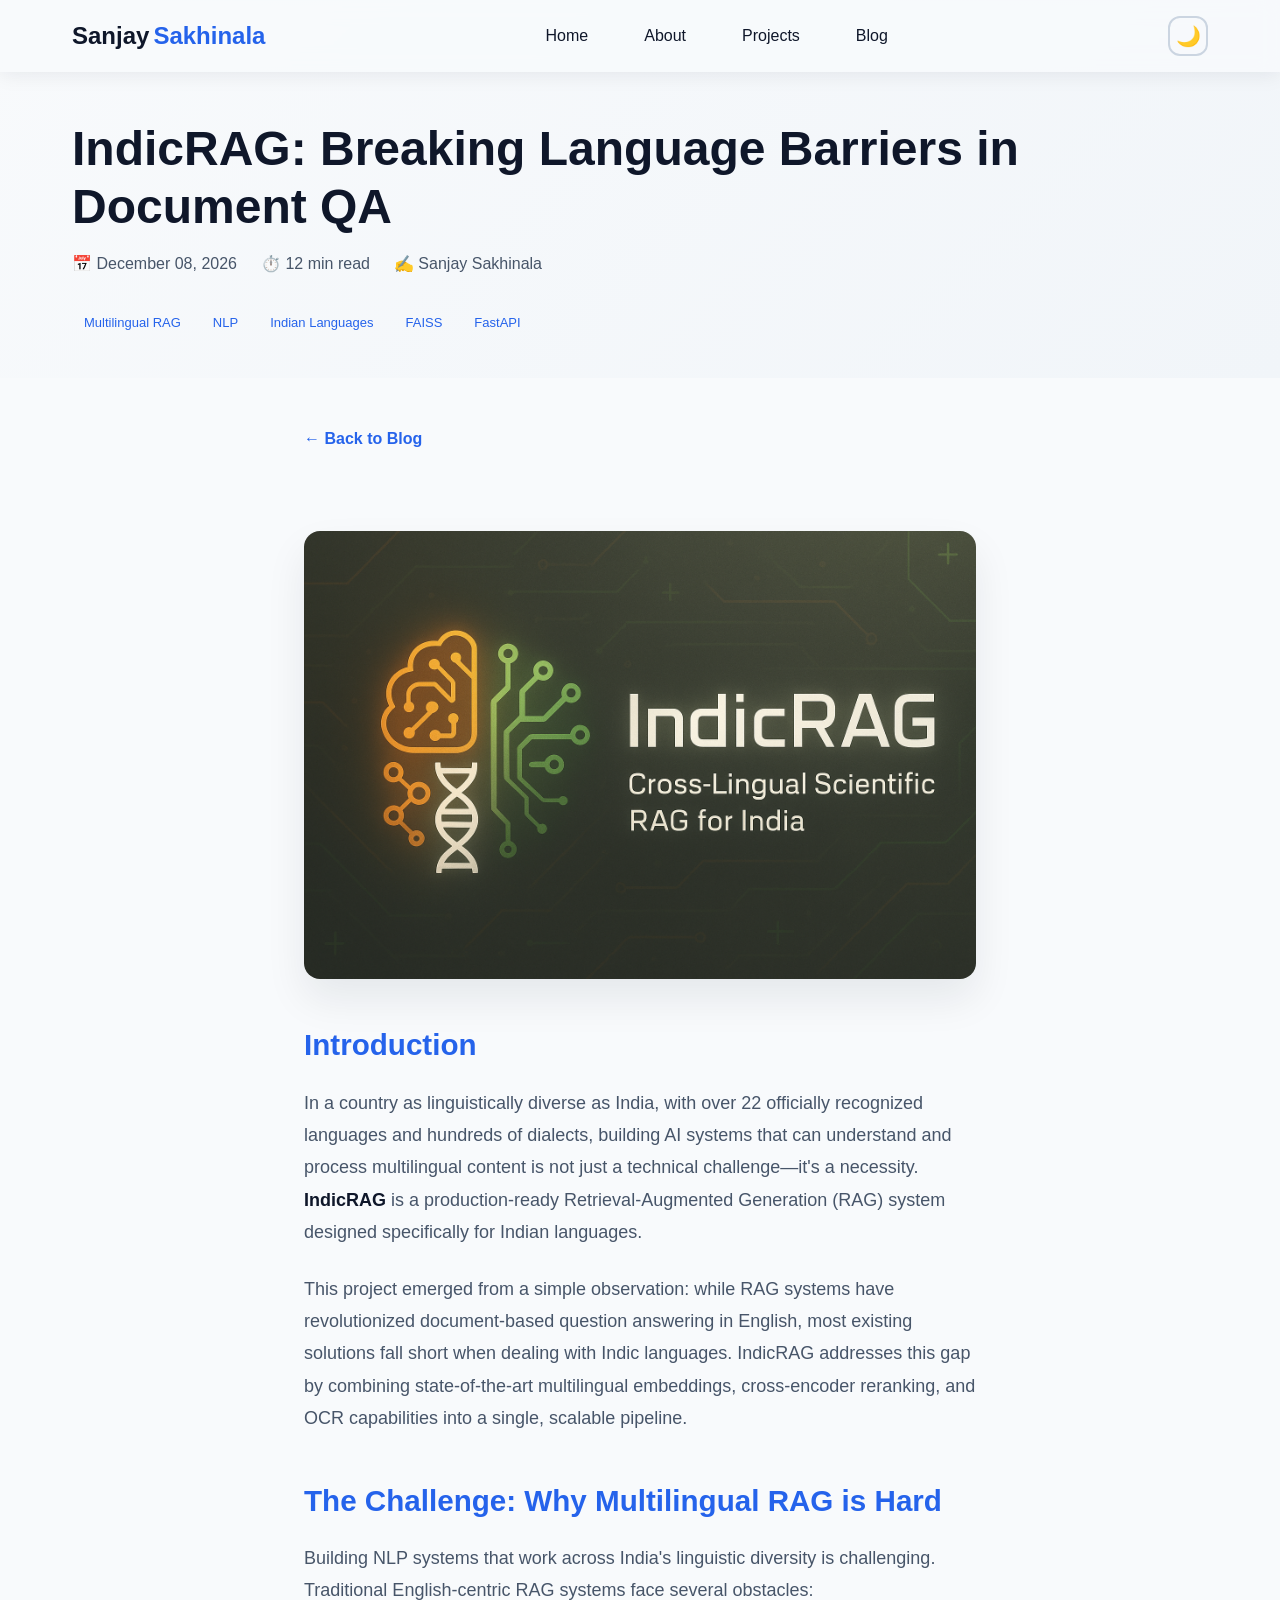
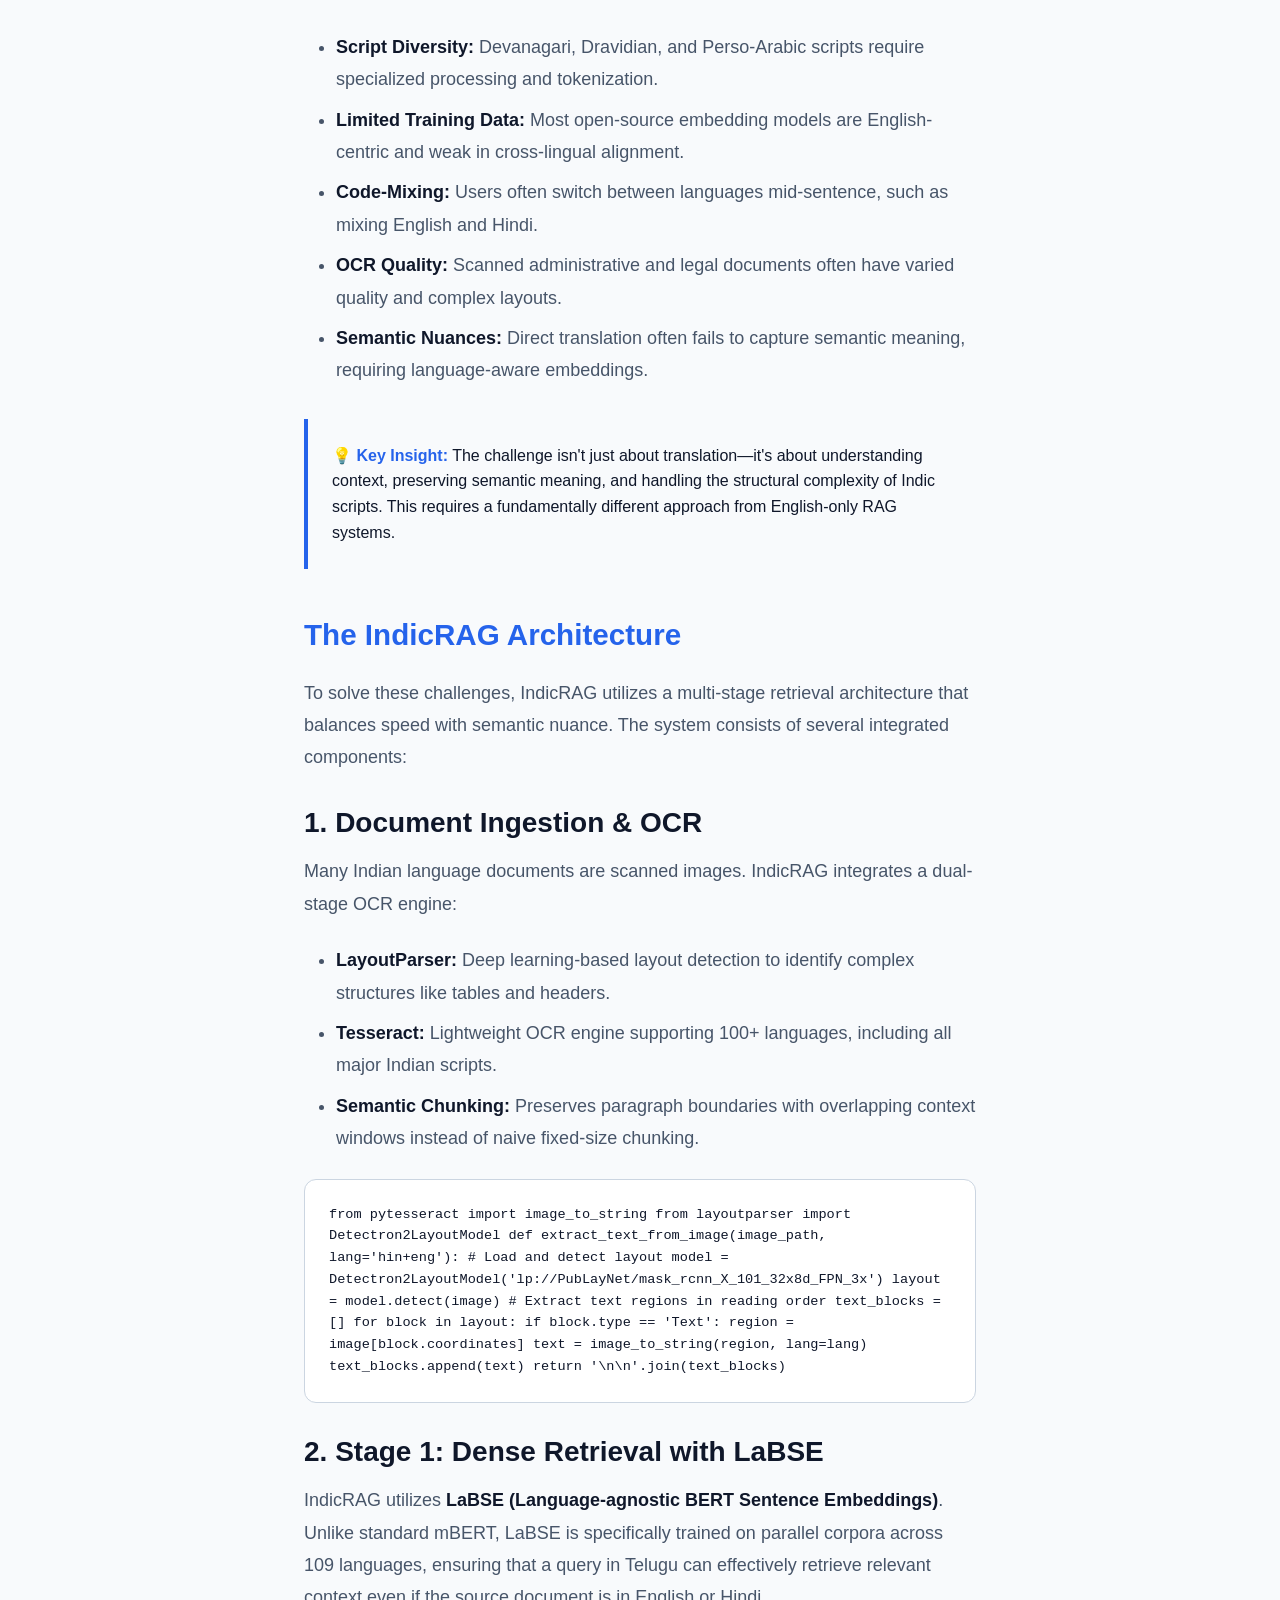
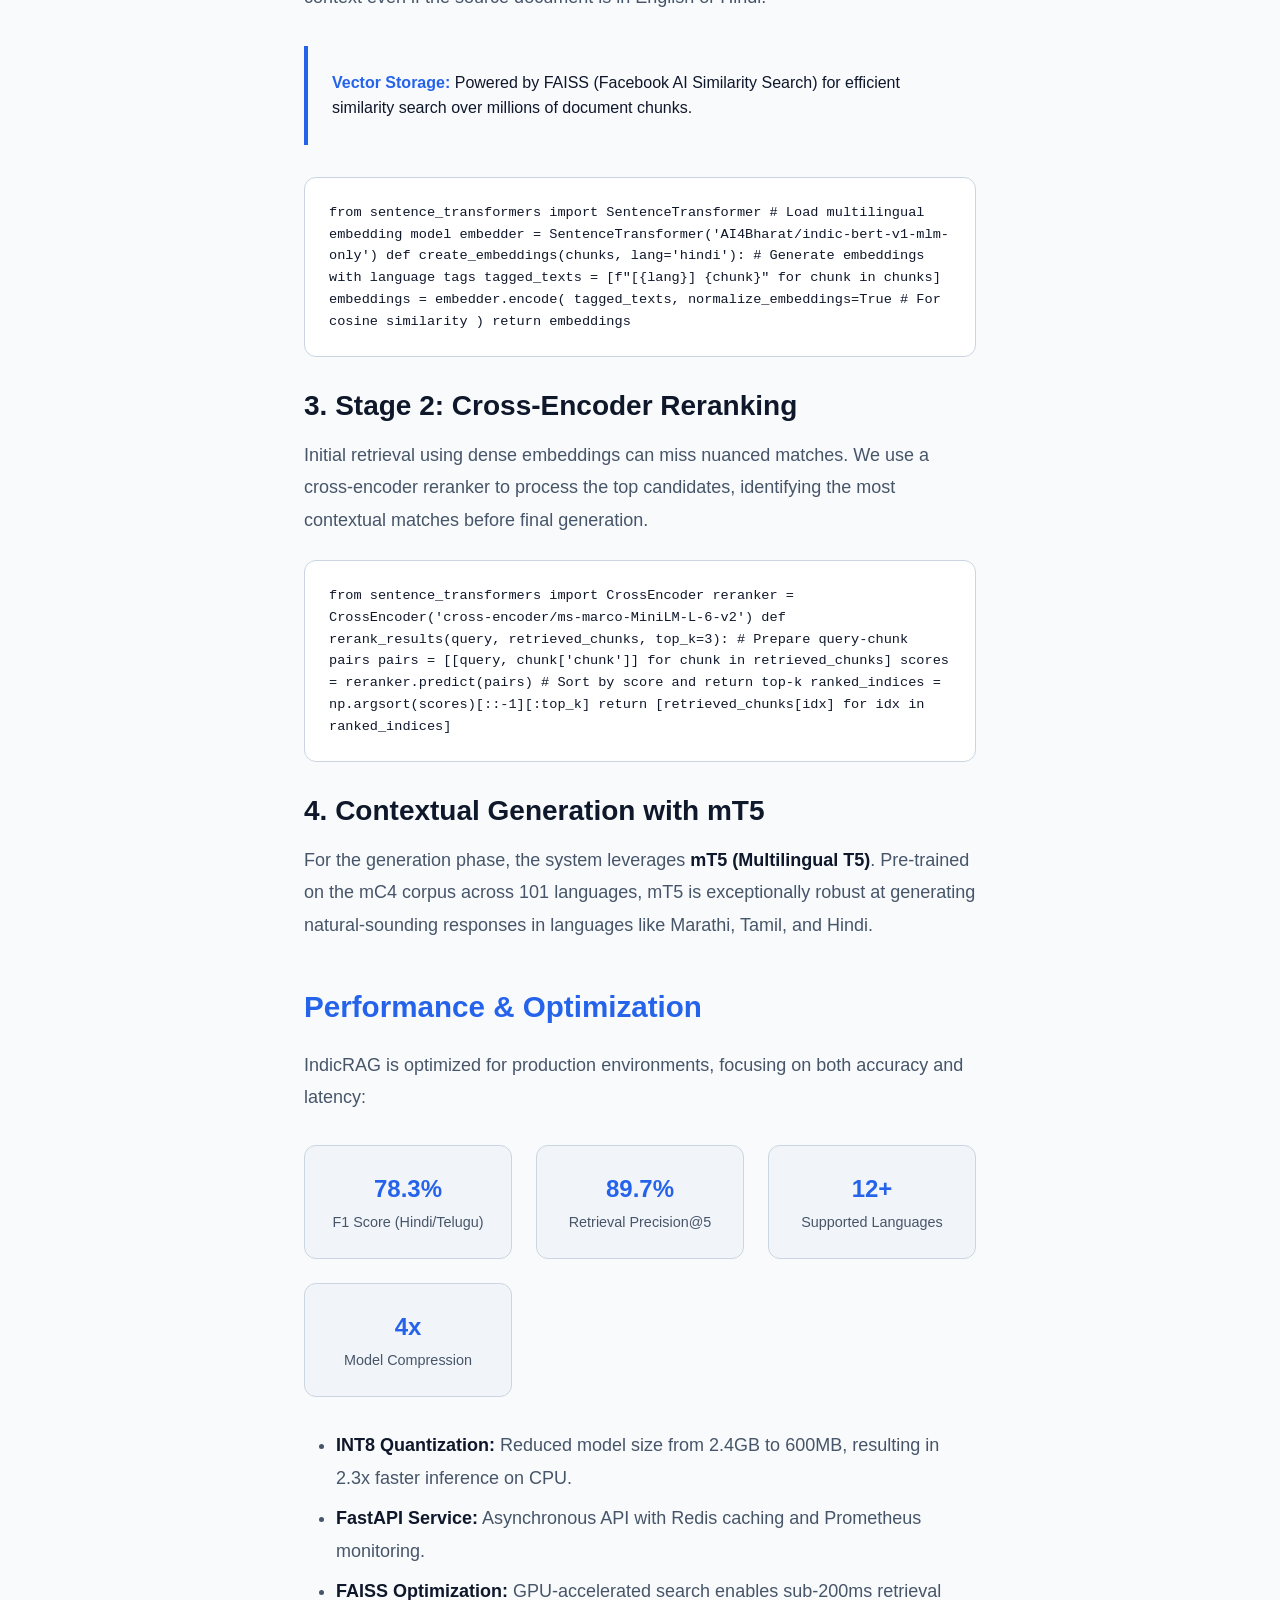
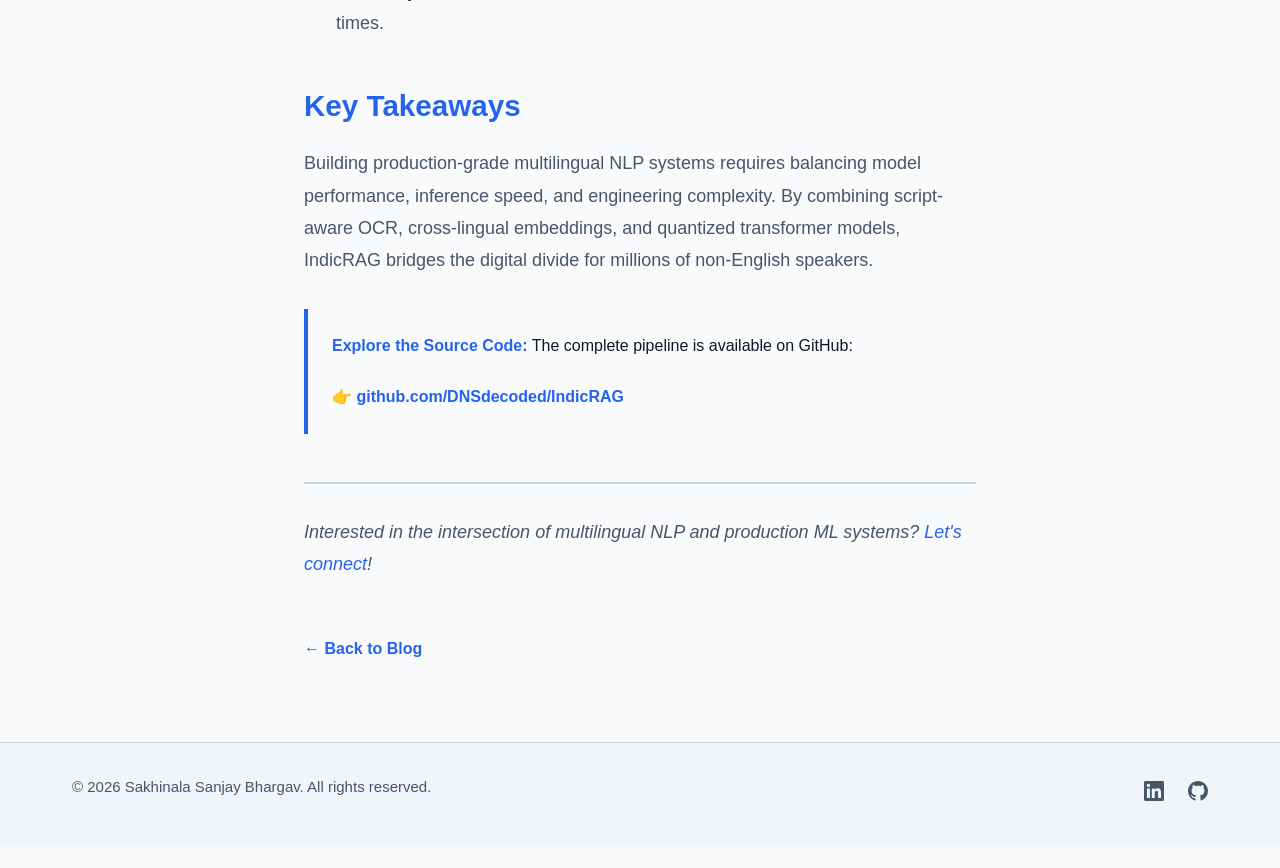
<file: blog/multilingual-rag-systems.html>
<!DOCTYPE html>
<html lang="en">

<head>
    <meta charset="UTF-8">
    <meta name="viewport" content="width=device-width, initial-scale=1.0">
    
    <title>IndicRAG: Breaking Language Barriers in Document QA - Sanjay Sakhinala</title>
    <meta name="title" content="IndicRAG: Breaking Language Barriers in Document QA - Sanjay Sakhinala">
    <meta name="description" content="Building a production-ready multilingual RAG system supporting 12+ Indian languages with semantic search, OCR, and cross-encoder reranking.">
    <meta name="keywords" content="RAG, Multilingual NLP, Indian Languages, Document QA, FAISS, Transformers, OCR, NLP, LaBSE, mT5">
    <meta name="author" content="Sakhinala Sanjay Bhargav">
    <meta name="robots" content="index, follow">
    
    <link rel="canonical" href="https://sanjaysakhinala.pages.dev/blog/multilingual-rag-systems.html">
    
    <!-- Open Graph / Social Media -->
    <meta property="og:type" content="article">
    <meta property="og:url" content="https://sanjaysakhinala.pages.dev/blog/multilingual-rag-systems.html">
    <meta property="og:title" content="IndicRAG: Breaking Language Barriers in Document QA">
    <meta property="og:description" content="Building a production-ready multilingual RAG system supporting 12+ Indian languages with semantic search, OCR, and cross-encoder reranking.">
    <meta property="og:image" content="https://sanjaysakhinala.pages.dev/blog/INDICRAG.png">
    <meta property="og:site_name" content="Sanjay Sakhinala's Portfolio">
    <meta property="article:published_time" content="2025-01-28T00:00:00.000Z" />
    <meta property="article:author" content="Sakhinala Sanjay Bhargav" />
    
    <!-- Twitter -->
    <meta property="twitter:card" content="summary_large_image">
    <meta property="twitter:url" content="https://sanjaysakhinala.pages.dev/blog/multilingual-rag-systems.html">
    <meta property="twitter:title" content="IndicRAG: Breaking Language Barriers in Document QA">
    <meta property="twitter:description" content="Building a production-ready multilingual RAG system supporting 12+ Indian languages">
    <meta property="twitter:image" content="https://sanjaysakhinala.pages.dev/blog/INDICRAG.png">
    
    <link rel="stylesheet" href="/style.css">
    
    <script type="application/ld+json">
    {
      "@context": "https://schema.org",
      "@type": "TechArticle",
      "headline": "IndicRAG: Breaking Language Barriers in Document QA",
      "description": "Building a production-ready multilingual RAG system supporting 12+ Indian languages with semantic search, OCR, and cross-encoder reranking.",
      "author": {
        "@type": "Person",
        "name": "Sakhinala Sanjay Bhargav",
        "url": "https://sanjaysakhinala.pages.dev"
      },
      "datePublished": "2025-01-28",
      "image": "https://sanjaysakhinala.pages.dev/blog/INDICRAG.png",
      "keywords": "NLP, RAG, Multilingual, Indian Languages, FastAPI, FAISS, LaBSE, mT5",
      "publisher": {
        "@type": "Person",
        "name": "Sakhinala Sanjay Bhargav"
      }
    }
    </script>
    
    <style>
        .blog-post-header {
            padding: 120px 0 40px;
            background: linear-gradient(135deg, var(--bg-primary) 0%, var(--bg-secondary) 100%);
        }

        .blog-post-title {
            font-size: 3rem;
            margin-bottom: 1rem;
            line-height: 1.2;
        }

        .blog-post-meta-info {
            display: flex;
            gap: var(--spacing-md);
            align-items: center;
            flex-wrap: wrap;
            color: var(--text-secondary);
            margin-bottom: var(--spacing-lg);
        }

        .blog-post-content {
            max-width: 800px;
            margin: 0 auto;
            padding: var(--spacing-xl) var(--spacing-lg);
        }

        .blog-post-content h2 {
            margin-top: var(--spacing-xl);
            margin-bottom: var(--spacing-md);
            color: var(--accent-primary);
            font-size: 1.85rem;
        }

        .blog-post-content h3 {
            margin-top: var(--spacing-lg);
            margin-bottom: var(--spacing-sm);
        }

        .blog-post-content p {
            font-size: 1.125rem;
            line-height: 1.8;
            margin-bottom: var(--spacing-md);
            color: var(--text-secondary);
        }

        .blog-post-content ul,
        .blog-post-content ol {
            margin-bottom: var(--spacing-md);
            padding-left: 2rem;
        }

        .blog-post-content li {
            font-size: 1.125rem;
            line-height: 1.8;
            margin-bottom: var(--spacing-xs);
            color: var(--text-secondary);
        }

        .blog-post-content strong {
            color: var(--text-primary);
            font-weight: 600;
        }

        .featured-image {
            width: 100%;
            max-width: 700px;
            margin: var(--spacing-xl) auto;
            display: block;
            border-radius: var(--radius-lg);
            box-shadow: 0 20px 40px var(--shadow-color);
        }

        .back-to-blog {
            display: inline-flex;
            align-items: center;
            gap: 0.5rem;
            color: var(--accent-primary);
            font-weight: 600;
            margin-bottom: var(--spacing-lg);
            transition: all var(--transition-fast);
        }

        .back-to-blog:hover {
            gap: 0.75rem;
        }

        .blog-tags-post {
            display: flex;
            gap: var(--spacing-xs);
            flex-wrap: wrap;
            margin-top: var(--spacing-md);
        }

        .blog-tag {
            background: var(--accent-primary)20;
            color: var(--accent-primary);
            padding: 0.25rem 0.75rem;
            border-radius: var(--radius-sm);
            font-size: 0.813rem;
            font-weight: 500;
        }

        .code-block {
            background: var(--card-bg);
            border: 1px solid var(--border-color);
            border-radius: var(--radius-md);
            padding: var(--spacing-md);
            margin: var(--spacing-md) 0;
            overflow-x: auto;
            font-family: var(--font-mono);
            font-size: 0.85rem;
            line-height: 1.6;
        }

        .code-block code {
            color: var(--text-primary);
        }

        .highlight-box {
            background: var(--accent-primary)10;
            border-left: 4px solid var(--accent-primary);
            padding: var(--spacing-md);
            margin: var(--spacing-lg) 0;
            border-radius: 0 var(--radius-md) var(--radius-md) 0;
        }

        .highlight-box strong {
            color: var(--accent-primary);
        }

        .stats-grid {
            display: grid;
            grid-template-columns: repeat(auto-fit, minmax(200px, 1fr));
            gap: 1.5rem;
            margin: 2rem 0;
        }

        .stat-card {
            background: var(--bg-secondary);
            padding: 1.5rem;
            border-radius: var(--radius-md);
            border: 1px solid var(--border-color);
            text-align: center;
        }

        .stat-value {
            display: block;
            font-size: 1.5rem;
            font-weight: 700;
            color: var(--accent-primary);
        }

        .stat-label {
            font-size: 0.9rem;
            color: var(--text-secondary);
        }

        @media (max-width: 768px) {
            .blog-post-title {
                font-size: 2.2rem;
            }
        }
    </style>
</head>

<body data-theme="light">
    <!-- Navigation -->
    <nav class="navbar" id="navbar">
        <div class="container nav-container">
            <div class="logo">
                <a href="/index.html" class="logo-text">Sanjay<span class="logo-accent">Sakhinala</span></a>
            </div>
            <ul class="nav-links" id="navLinks">
                <li><a href="/index.html#home" class="nav-link">Home</a></li>
                <li><a href="/index.html#about" class="nav-link">About</a></li>
                <li><a href="/index.html#projects" class="nav-link">Projects</a></li>
                <li><a href="./index.html" class="nav-link">Blog</a></li>
            </ul>
            <div class="nav-controls">
                <button class="theme-toggle" id="themeToggle" aria-label="Toggle theme">
                    <span class="theme-icon">🌙</span>
                </button>
            </div>
        </div>
    </nav>

    <!-- Blog Header -->
    <header class="blog-post-header">
        <div class="container">
            <h1 class="blog-post-title">IndicRAG: Breaking Language Barriers in Document QA</h1>
            <div class="blog-post-meta-info">
                <span>📅 December 08, 2026</span>
                <span>⏱️ 12 min read</span>
                <span>✍️ Sanjay Sakhinala</span>
            </div>
            <div class="blog-tags-post">
                <span class="blog-tag">Multilingual RAG</span>
                <span class="blog-tag">NLP</span>
                <span class="blog-tag">Indian Languages</span>
                <span class="blog-tag">FAISS</span>
                <span class="blog-tag">FastAPI</span>
            </div>
        </div>
    </header>

    <!-- Blog Content -->
    <article class="blog-post-content">
        <div class="container">
            <a href="./index.html" class="back-to-blog">← Back to Blog</a>

            <img src="INDICRAG.png" alt="IndicRAG Architecture Workflow" class="featured-image">
            <h2>Introduction</h2>
            <p>
                In a country as linguistically diverse as India, with over 22 officially recognized languages and hundreds of dialects, building AI systems that can understand and process multilingual content is not just a technical challenge—it's a necessity. <strong>IndicRAG</strong> is a production-ready Retrieval-Augmented Generation (RAG) system designed specifically for Indian languages.
            </p>

            <p>
                This project emerged from a simple observation: while RAG systems have revolutionized document-based question answering in English, most existing solutions fall short when dealing with Indic languages. IndicRAG addresses this gap by combining state-of-the-art multilingual embeddings, cross-encoder reranking, and OCR capabilities into a single, scalable pipeline.
            </p>

            <h2>The Challenge: Why Multilingual RAG is Hard</h2>
            <p>
                Building NLP systems that work across India's linguistic diversity is challenging. Traditional English-centric RAG systems face several obstacles:
            </p>
            <ul>
                <li><strong>Script Diversity:</strong> Devanagari, Dravidian, and Perso-Arabic scripts require specialized processing and tokenization.</li>
                <li><strong>Limited Training Data:</strong> Most open-source embedding models are English-centric and weak in cross-lingual alignment.</li>
                <li><strong>Code-Mixing:</strong> Users often switch between languages mid-sentence, such as mixing English and Hindi.</li>
                <li><strong>OCR Quality:</strong> Scanned administrative and legal documents often have varied quality and complex layouts.</li>
                <li><strong>Semantic Nuances:</strong> Direct translation often fails to capture semantic meaning, requiring language-aware embeddings.</li>
            </ul>

            <div class="highlight-box">
                <strong>💡 Key Insight:</strong> The challenge isn't just about translation—it's about understanding context, preserving semantic meaning, and handling the structural complexity of Indic scripts. This requires a fundamentally different approach from English-only RAG systems.
            </div>

            <h2>The IndicRAG Architecture</h2>
            <p>
                To solve these challenges, IndicRAG utilizes a multi-stage retrieval architecture that balances speed with semantic nuance. The system consists of several integrated components:
            </p>

            <h3>1. Document Ingestion & OCR</h3>
            <p>Many Indian language documents are scanned images. IndicRAG integrates a dual-stage OCR engine:</p>
            <ul>
                <li><strong>LayoutParser:</strong> Deep learning-based layout detection to identify complex structures like tables and headers.</li>
                <li><strong>Tesseract:</strong> Lightweight OCR engine supporting 100+ languages, including all major Indian scripts.</li>
                <li><strong>Semantic Chunking:</strong> Preserves paragraph boundaries with overlapping context windows instead of naive fixed-size chunking.</li>
            </ul>

            <div class="code-block"><code>from pytesseract import image_to_string
from layoutparser import Detectron2LayoutModel

def extract_text_from_image(image_path, lang='hin+eng'):
    # Load and detect layout
    model = Detectron2LayoutModel('lp://PubLayNet/mask_rcnn_X_101_32x8d_FPN_3x')
    layout = model.detect(image)
    
    # Extract text regions in reading order
    text_blocks = []
    for block in layout:
        if block.type == 'Text':
            region = image[block.coordinates]
            text = image_to_string(region, lang=lang)
            text_blocks.append(text)
    
    return '\n\n'.join(text_blocks)</code></div>

            <h3>2. Stage 1: Dense Retrieval with LaBSE</h3>
            <p>
                IndicRAG utilizes <strong>LaBSE (Language-agnostic BERT Sentence Embeddings)</strong>. Unlike standard mBERT, LaBSE is specifically trained on parallel corpora across 109 languages, ensuring that a query in Telugu can effectively retrieve relevant context even if the source document is in English or Hindi.
            </p>

            <div class="highlight-box">
                <strong>Vector Storage:</strong> Powered by FAISS (Facebook AI Similarity Search) for efficient similarity search over millions of document chunks.
            </div>

            <div class="code-block"><code>from sentence_transformers import SentenceTransformer

# Load multilingual embedding model
embedder = SentenceTransformer('AI4Bharat/indic-bert-v1-mlm-only')

def create_embeddings(chunks, lang='hindi'):
    # Generate embeddings with language tags
    tagged_texts = [f"[{lang}] {chunk}" for chunk in chunks]
    embeddings = embedder.encode(
        tagged_texts,
        normalize_embeddings=True  # For cosine similarity
    )
    return embeddings</code></div>

            <h3>3. Stage 2: Cross-Encoder Reranking</h3>
            <p>
                Initial retrieval using dense embeddings can miss nuanced matches. We use a cross-encoder reranker to process the top candidates, identifying the most contextual matches before final generation.
            </p>

            <div class="code-block"><code>from sentence_transformers import CrossEncoder

reranker = CrossEncoder('cross-encoder/ms-marco-MiniLM-L-6-v2')

def rerank_results(query, retrieved_chunks, top_k=3):
    # Prepare query-chunk pairs
    pairs = [[query, chunk['chunk']] for chunk in retrieved_chunks]
    scores = reranker.predict(pairs)
    
    # Sort by score and return top-k
    ranked_indices = np.argsort(scores)[::-1][:top_k]
    return [retrieved_chunks[idx] for idx in ranked_indices]</code></div>

            <h3>4. Contextual Generation with mT5</h3>
            <p>
                For the generation phase, the system leverages <strong>mT5 (Multilingual T5)</strong>. Pre-trained on the mC4 corpus across 101 languages, mT5 is exceptionally robust at generating natural-sounding responses in languages like Marathi, Tamil, and Hindi.
            </p>

            <h2>Performance & Optimization</h2>
            <p>IndicRAG is optimized for production environments, focusing on both accuracy and latency:</p>
            
            <div class="stats-grid">
                <div class="stat-card">
                    <span class="stat-value">78.3%</span>
                    <span class="stat-label">F1 Score (Hindi/Telugu)</span>
                </div>
                <div class="stat-card">
                    <span class="stat-value">89.7%</span>
                    <span class="stat-label">Retrieval Precision@5</span>
                </div>
                <div class="stat-card">
                    <span class="stat-value">12+</span>
                    <span class="stat-label">Supported Languages</span>
                </div>
                <div class="stat-card">
                    <span class="stat-value">4x</span>
                    <span class="stat-label">Model Compression</span>
                </div>
            </div>

            <ul>
                <li><strong>INT8 Quantization:</strong> Reduced model size from 2.4GB to 600MB, resulting in 2.3x faster inference on CPU.</li>
                <li><strong>FastAPI Service:</strong> Asynchronous API with Redis caching and Prometheus monitoring.</li>
                <li><strong>FAISS Optimization:</strong> GPU-accelerated search enables sub-200ms retrieval times.</li>
            </ul>

            <h2>Key Takeaways</h2>
            <p>
                Building production-grade multilingual NLP systems requires balancing model performance, inference speed, and engineering complexity. By combining script-aware OCR, cross-lingual embeddings, and quantized transformer models, IndicRAG bridges the digital divide for millions of non-English speakers.
            </p>

            <div class="highlight-box">
                <strong>Explore the Source Code:</strong> The complete pipeline is available on GitHub:
                <br><br>
                <a href="https://github.com/DNSdecoded/IndicRAG" target="_blank" style="color: var(--accent-primary); font-weight: 600;">👉 github.com/DNSdecoded/IndicRAG</a>
            </div>

            <p style="margin-top: 3rem; padding-top: 2rem; border-top: 2px solid var(--border-color);">
                <em>Interested in the intersection of multilingual NLP and production ML systems? <a href="/index.html#contact" style="color: var(--accent-primary);">Let's connect</a>!</em>
            </p>

            <a href="./index.html" class="back-to-blog" style="margin-top: 2rem; display: inline-flex;">← Back to Blog</a>
        </div>
    </article>

    <!-- Footer -->
    <footer class="footer">
        <div class="container">
            <div class="footer-content">
                <p class="footer-text">&copy; <script>document.write(new Date().getFullYear());</script> Sakhinala Sanjay Bhargav. All rights reserved.</p>
                <div class="footer-social">
                    <a href="https://linkedin.com/in/sanjay-sakhinala" target="_blank" rel="noopener noreferrer" aria-label="LinkedIn">
                        <svg width="20" height="20" viewBox="0 0 24 24" fill="currentColor">
                            <path d="M20.447 20.452h-3.554v-5.569c0-1.328-.027-3.037-1.852-3.037-1.853 0-2.136 1.445-2.136 2.939v5.667H9.351V9h3.414v1.561h.046c.477-.9 1.637-1.85 3.37-1.85 3.601 0 4.267 2.37 4.267 5.455v6.286zM5.337 7.433c-1.144 0-2.063-.926-2.063-2.065 0-1.138.92-2.063 2.063-2.063 1.14 0 2.064.925 2.064 2.063 0 1.139-.925 2.065-2.064 2.065zm1.782 13.019H3.555V9h3.564v11.452zM22.225 0H1.771C.792 0 0 .774 0 1.729v20.542C0 23.227.792 24 1.771 24h20.451C23.2 24 24 23.227 24 22.271V1.729C24 .774 23.2 0 22.222 0h.003z"/>
                        </svg>
                    </a>
                    <a href="https://github.com/DNSdecoded" target="_blank" rel="noopener noreferrer" aria-label="GitHub">
                        <svg width="20" height="20" viewBox="0 0 24 24" fill="currentColor">
                            <path d="M12 0c-6.626 0-12 5.373-12 12 0 5.302 3.438 9.8 8.207 11.387.599.111.793-.261.793-.577v-2.234c-3.338.726-4.033-1.416-4.033-1.416-.546-1.387-1.333-1.756-1.333-1.756-1.089-.745.083-.729.083-.729 1.205.084 1.839 1.237 1.839 1.237 1.07 1.834 2.807 1.304 3.492.997.107-.775.418-1.305.762-1.604-2.665-.305-5.467-1.334-5.467-5.931 0-1.311.469-2.381 1.236-3.221-.124-.303-.535-1.524.117-3.176 0 0 1.008-.322 3.301 1.23.957-.266 1.983-.399 3.003-.404 1.02.005 2.047.138 3.006.404 2.291-1.552 3.297-1.23 3.297-1.23.653 1.653.242 2.874.118 3.176.77.84 1.235 1.911 1.235 3.221 0 4.609-2.807 5.624-5.479 5.921.43.372.823 1.102.823 2.222v3.293c0 .319.192.694.801.576 4.765-1.589 8.199-6.086 8.199-11.386 0-6.627-5.373-12-12-12z"/>
                        </svg>
                    </a>
                </div>
            </div>
        </div>
    </footer>

    <script src="/scripts.js"></script>
    <script data-goatcounter="https://sanjaysakhinala.goatcounter.com/count" async src="//gc.zgo.at/count.js"></script>
</body>

</html>
</file>
<file: style.css>
/* ===================================
   CSS Variables & Theme Configuration
   =================================== */

:root {
    /* Light Mode Colors - Premium Slate/Indigo */
    --bg-primary: #f8fafc; /* Slate 50 */
    --bg-secondary: #f1f5f9; /* Slate 100 */
    --bg-tertiary: #e2e8f0; /* Slate 200 */
    --text-primary: #0f172a; /* Slate 900 */
    --text-secondary: #475569; /* Slate 600 */
    --text-tertiary: #94a3b8; /* Slate 400 */
    --accent-primary: #2563eb; /* Blue 600 - Matches Dark Mode Blue */
    --accent-secondary: #0ea5e9; /* Sky 600 */
    --accent-highlight: #10b981; /* Emerald 500 */
    --border-color: #cbd5e1; /* Slate 300 */
    --shadow-color: rgba(15, 23, 42, 0.08);
    --card-bg: #ffffff;
    --nav-bg: rgba(248, 250, 252, 0.9); /* Glassmorphism on light */

    /* Spacing */
    --spacing-xs: 0.5rem;
    --spacing-sm: 1rem;
    --spacing-md: 1.5rem;
    --spacing-lg: 2rem;
    --spacing-xl: 3rem;
    --spacing-2xl: 4rem;

    /* Typography */
    --font-primary: -apple-system, BlinkMacSystemFont, 'Inter', 'Segoe UI', Roboto, 'Helvetica Neue', Arial, sans-serif;
    --font-mono: 'JetBrains Mono', 'Fira Code', 'Courier New', Courier, monospace;

    /* Transitions */
    --transition-fast: 0.2s cubic-bezier(0.4, 0, 0.2, 1);
    --transition-normal: 0.3s cubic-bezier(0.4, 0, 0.2, 1);
    --transition-slow: 0.5s cubic-bezier(0.4, 0, 0.2, 1);

    /* Border Radius */
    --radius-sm: 6px;
    --radius-md: 12px;
    --radius-lg: 16px;
    --radius-xl: 24px;
}

[data-theme="dark"] {
    /* Dark Mode Colors - Professional Carbon */
    --bg-primary: #0a0a0a; /* Neutral 950 - Pure, deep carbon */
    --bg-secondary: #171717; /* Neutral 900 - Subtle contrast */
    --bg-tertiary: #262626; /* Neutral 800 */
    --text-primary: #f5f5f5; /* Neutral 100 */
    --text-secondary: #d4d4d4; /* Neutral 300 */
    --text-tertiary: #a3a3a3; /* Neutral 400 */
    --accent-primary: #3b82f6; /* Blue 500 - Trustworthy, clear blue */
    --accent-secondary: #0ea5e9; /* Sky 500 */
    --accent-highlight: #22c55e; /* Green 500 */
    --border-color: #262626; /* Neutral 800 */
    --shadow-color: rgba(0, 0, 0, 0.5);
    --card-bg: #171717; /* Matches secondary */
    --nav-bg: rgba(10, 10, 10, 0.9); /* Carbon glass */
}

/* ===================================
   Global Styles & Reset
   =================================== */

* {
  margin: 0;
  padding: 0;
  box-sizing: border-box;
}

html {
  scroll-behavior: smooth;
  font-size: 16px;
}

body {
  font-family: var(--font-primary);
  background-color: var(--bg-primary);
  color: var(--text-primary);
  line-height: 1.6;
  transition:
    background-color var(--transition-normal),
    color var(--transition-normal);
  overflow-x: hidden;
}

/* ===================================
   Typography
   =================================== */

h1,
h2,
h3,
h4,
h5,
h6 {
  font-weight: 700;
  line-height: 1.2;
  margin-bottom: var(--spacing-sm);
}

h1 {
  font-size: 3rem;
}

h2 {
  font-size: 2.5rem;
}

h3 {
  font-size: 1.75rem;
}

h4 {
  font-size: 1.5rem;
}

h5 {
  font-size: 1.25rem;
}

h6 {
  font-size: 1rem;
}

p {
  margin-bottom: var(--spacing-sm);
}

a {
  color: var(--accent-primary);
  text-decoration: none;
  transition: color var(--transition-fast);
}

a:hover {
  color: var(--accent-secondary);
}

/* ===================================
   Utility Classes
   =================================== */

.container {
  max-width: 1200px;
  margin: 0 auto;
  padding: 0 var(--spacing-lg);
}

.section {
  padding: var(--spacing-2xl) 0;
}

.section-title {
  text-align: center;
  font-size: 2.5rem;
  margin-bottom: var(--spacing-xl);
  position: relative;
  display: inline-block;
  left: 50%;
  transform: translateX(-50%);
}

.section-title::after {
  content: "";
  position: absolute;
  bottom: -10px;
  left: 50%;
  transform: translateX(-50%);
  width: 60px;
  height: 4px;
  background: linear-gradient(
    90deg,
    var(--accent-primary),
    var(--accent-highlight)
  );
  border-radius: 2px;
}

/* Fade-in Animation */
.fade-in {
  opacity: 0;
  transform: translateY(30px);
  transition:
    opacity 0.6s ease,
    transform 0.6s ease;
}

.fade-in.visible {
  opacity: 1;
  transform: translateY(0);
}

/* ===================================
   Navigation Bar
   =================================== */

.navbar {
  position: fixed;
  top: 0;
  left: 0;
  right: 0;
  background: var(--nav-bg);
  backdrop-filter: blur(10px);
  -webkit-backdrop-filter: blur(10px);
  box-shadow: 0 2px 20px var(--shadow-color);
  z-index: 1000;
  transition: all var(--transition-normal);
}

.nav-container {
  display: flex;
  justify-content: space-between;
  align-items: center;
  padding: var(--spacing-sm) var(--spacing-lg);
}

.logo-text {
  font-size: 1.5rem;
  font-weight: 700;
  color: var(--text-primary);
}

.logo-accent {
  color: var(--accent-primary);
  margin-left: 4px;
}

.nav-links {
  display: flex;
  list-style: none;
  gap: var(--spacing-md);
}

.nav-link {
  color: var(--text-primary);
  font-weight: 500;
  padding: var(--spacing-xs) var(--spacing-sm);
  border-radius: var(--radius-sm);
  transition: all var(--transition-fast);
}

.nav-link:hover {
  color: var(--accent-primary);
  background-color: var(--bg-secondary);
}

.nav-controls {
  display: flex;
  align-items: center;
  gap: var(--spacing-sm);
}

.theme-toggle,
.mobile-toggle {
  background: transparent;
  border: 2px solid var(--border-color);
  width: 40px;
  height: 40px;
  border-radius: var(--radius-md);
  cursor: pointer;
  display: flex;
  align-items: center;
  justify-content: center;
  transition: all var(--transition-fast);
  color: var(--text-primary);
}

.theme-toggle:hover,
.mobile-toggle:hover {
  background-color: var(--bg-secondary);
  border-color: var(--accent-primary);
  transform: scale(1.05);
}

.theme-icon {
  font-size: 1.25rem;
}

.mobile-toggle {
  display: none;
  flex-direction: column;
  gap: 4px;
}

.hamburger {
  width: 20px;
  height: 2px;
  background-color: var(--text-primary);
  transition: all var(--transition-fast);
}

/* Mobile Navigation */
@media (max-width: 768px) {
  .nav-links {
    position: fixed;
    top: 70px;
    left: 0;
    right: 0;
    flex-direction: column;
    background: var(--nav-bg);
    backdrop-filter: blur(10px);
    padding: var(--spacing-lg);
    gap: var(--spacing-sm);
    transform: translateX(100%);
    transition: transform var(--transition-normal);
    box-shadow: 0 10px 30px var(--shadow-color);
  }

  .nav-links.active {
    transform: translateX(0);
  }

  .mobile-toggle {
    display: flex;
  }

  .mobile-toggle.active .hamburger:nth-child(1) {
    transform: rotate(45deg) translate(5px, 5px);
  }

  .mobile-toggle.active .hamburger:nth-child(2) {
    opacity: 0;
  }

  .mobile-toggle.active .hamburger:nth-child(3) {
    transform: rotate(-45deg) translate(6px, -6px);
  }
}

/* ===================================
   Hero Section
   =================================== */

.hero {
  min-height: 100vh;
  display: flex;
  align-items: center;
  padding-top: 80px;
  background: linear-gradient(
    135deg,
    var(--bg-primary) 0%,
    var(--bg-secondary) 100%
  );
  position: relative;
  overflow: hidden;
}

.hero::before {
  content: "";
  position: absolute;
  top: 0;
  left: 0;
  right: 0;
  bottom: 0;
  background: radial-gradient(
    circle at top right,
    var(--accent-primary) 10,
    transparent 50%
  );
  opacity: 0.1;
  pointer-events: none;
}

.hero-container {
  position: relative;
  z-index: 1;
}

.hero-content {
  display: grid;
  grid-template-columns: 1fr 1fr;
  gap: var(--spacing-xl);
  align-items: center;
}

.hero-text {
  animation: fadeInUp 0.8s ease;
}

.hero-greeting {
  font-size: 1.25rem;
  color: var(--accent-primary);
  margin-bottom: var(--spacing-xs);
  font-weight: 500;
}

.hero-name {
  font-size: 3.5rem;
  margin-bottom: var(--spacing-sm);
  background: linear-gradient(
    135deg,
    var(--text-primary),
    var(--accent-primary)
  );
  -webkit-background-clip: text;
  -webkit-text-fill-color: transparent;
  background-clip: text;
}

.hero-title {
  font-size: 1.75rem;
  color: var(--text-secondary);
  margin-bottom: var(--spacing-md);
}

.hero-description {
  font-size: 1.125rem;
  color: var(--text-secondary);
  margin-bottom: var(--spacing-lg);
  line-height: 1.8;
}

.hero-cta {
  display: flex;
  gap: var(--spacing-md);
  margin-bottom: var(--spacing-lg);
}

.btn {
  padding: 0.875rem 2rem;
  border-radius: var(--radius-md);
  font-weight: 600;
  font-size: 1rem;
  cursor: pointer;
  transition: all var(--transition-fast);
  border: none;
  display: inline-block;
  text-align: center;
}

.btn-primary {
  background: linear-gradient(
    135deg,
    var(--accent-primary),
    var(--accent-highlight)
  );
  color: white;
  box-shadow: 0 4px 15px rgba(52, 152, 219, 0.3);
}

.btn-primary:hover {
  transform: translateY(-2px);
  box-shadow: 0 6px 25px rgba(52, 152, 219, 0.4);
}

.btn-secondary {
  background: transparent;
  color: var(--accent-primary);
  border: 2px solid var(--accent-primary);
}

.btn-secondary:hover {
  background: var(--accent-primary);
  color: white;
  transform: translateY(-2px);
}

.hero-social {
  display: flex;
  gap: var(--spacing-md);
}

.social-link {
  width: 45px;
  height: 45px;
  display: flex;
  align-items: center;
  justify-content: center;
  border-radius: var(--radius-md);
  background: var(--card-bg);
  border: 2px solid var(--border-color);
  color: var(--text-primary);
  transition: all var(--transition-fast);
}

.social-link:hover {
  background: var(--accent-primary);
  border-color: var(--accent-primary);
  color: white;
  transform: translateY(-3px);
}

.hero-image {
  display: flex;
  justify-content: center;
  align-items: center;
}

.image-wrapper {
  position: relative;
  width: 420px;
  height: 420px;
  border-radius: 50%;
  overflow: hidden;
  border: 6px solid var(--accent-primary);
  box-shadow: 0 20px 60px var(--shadow-color);
  animation: float 3s ease-in-out infinite;
}

.profile-image {
  width: 100%;
  height: 100%;
  object-fit: cover;
  object-position: center top;
  /* Move image down so the head is not cut */
  border-radius: 50%;
  display: block;
}

@keyframes fadeInUp {
  from {
    opacity: 0;
    transform: translateY(30px);
  }

  to {
    opacity: 1;
    transform: translateY(0);
  }
}

@keyframes float {
  0%,
  100% {
    transform: translateY(0);
  }

  50% {
    transform: translateY(-20px);
  }
}

@media (max-width: 768px) {
  .hero-content {
    grid-template-columns: 1fr;
    text-align: center;
  }

  .hero-name {
    font-size: 2.5rem;
  }

  .hero-cta {
    flex-direction: column;
  }

  .hero-social {
    justify-content: center;
  }

  .image-wrapper {
    width: 300px;
    height: 300px;
  }
}

/* ===================================
   About Section
   =================================== */

.about-section {
  background-color: var(--bg-secondary);
}

.about-content {
  max-width: 900px;
  margin: 0 auto;
}

.about-text {
  font-size: 1.125rem;
  color: var(--text-secondary);
  line-height: 1.8;
  margin-bottom: var(--spacing-md);
}

.about-text strong {
  color: var(--accent-primary);
  font-weight: 600;
}

/* ===================================
   Skills Section
   =================================== */

.skills-grid {
  display: grid;
  grid-template-columns: repeat(auto-fit, minmax(300px, 1fr));
  gap: var(--spacing-lg);
}

.skill-category {
  background: var(--card-bg);
  padding: var(--spacing-lg);
  border-radius: var(--radius-lg);
  box-shadow: 0 4px 20px var(--shadow-color);
  transition:
    transform var(--transition-fast),
    box-shadow var(--transition-fast);
  border: 1px solid var(--border-color);
}

.skill-category:hover {
  transform: translateY(-5px);
  box-shadow: 0 8px 30px var(--shadow-color);
}

.skill-category-title {
  color: var(--accent-primary);
  font-size: 1.25rem;
  margin-bottom: var(--spacing-md);
  font-weight: 600;
}

.skill-tags {
  display: flex;
  flex-wrap: wrap;
  gap: var(--spacing-xs);
}

.skill-tag {
  background: linear-gradient(
    135deg,
    var(--accent-primary) 15,
    var(--accent-secondary) 10
  );
  color: var(--accent-primary);
  padding: 0.5rem 1rem;
  border-radius: var(--radius-md);
  font-size: 0.875rem;
  font-weight: 500;
  border: 1px solid var(--accent-primary) 30;
  transition: all var(--transition-fast);
  cursor: default;
}

.skill-tag:hover {
  background: var(--accent-primary);
  color: white;
  transform: scale(1.05);
}

/* ===================================
   Projects Section
   =================================== */

.projects-section {
  background-color: var(--bg-secondary);
}

.projects-grid {
  display: grid;
  grid-template-columns: repeat(auto-fit, minmax(350px, 1fr));
  gap: var(--spacing-lg);
}

.project-card {
  background: var(--card-bg);
  padding: var(--spacing-lg);
  border-radius: var(--radius-lg);
  box-shadow: 0 4px 20px var(--shadow-color);
  transition: all var(--transition-fast);
  border: 1px solid var(--border-color);
  display: flex;
  flex-direction: column;
}

.project-card:hover {
  transform: translateY(-8px);
  box-shadow: 0 12px 40px var(--shadow-color);
  border-color: var(--accent-primary);
}

.project-header {
  display: flex;
  justify-content: space-between;
  align-items: flex-start;
  margin-bottom: var(--spacing-md);
}

.project-title {
  font-size: 1.25rem;
  color: var(--text-primary);
  margin-bottom: var(--spacing-xs);
  flex: 1;
}

.project-badge {
  background: var(--accent-primary) 20;
  color: var(--accent-primary);
  padding: 0.25rem 0.75rem;
  border-radius: var(--radius-sm);
  font-size: 0.75rem;
  font-weight: 600;
  white-space: nowrap;
  margin-left: var(--spacing-sm);
}

.project-link {
  color: var(--accent-primary);
  transition: all var(--transition-fast);
}

.project-link:hover {
  color: var(--accent-highlight);
  transform: scale(1.1);
}

.project-description {
  color: var(--text-secondary);
  line-height: 1.7;
  margin-bottom: var(--spacing-md);
  flex: 1;
}

.project-description strong {
  color: var(--accent-primary);
  font-weight: 600;
}

.project-tech {
  display: flex;
  flex-wrap: wrap;
  gap: var(--spacing-xs);
  margin-bottom: var(--spacing-md);
}

.tech-tag {
  background: var(--bg-primary);
  color: var(--text-secondary);
  padding: 0.375rem 0.75rem;
  border-radius: var(--radius-sm);
  font-size: 0.813rem;
  border: 1px solid var(--border-color);
}

.project-footer {
  padding-top: var(--spacing-md);
  border-top: 1px solid var(--border-color);
}

.project-highlight {
  color: var(--accent-highlight);
  font-weight: 600;
  font-size: 0.875rem;
}

/* ===================================
   Experience Section
   =================================== */

.experience-timeline {
  max-width: 900px;
  margin: 0 auto;
  display: flex;
  flex-direction: column;
  gap: var(--spacing-lg);
}

.experience-card {
  background: var(--card-bg);
  padding: var(--spacing-lg);
  border-radius: var(--radius-lg);
  box-shadow: 0 4px 20px var(--shadow-color);
  border-left: 4px solid var(--accent-primary);
  transition: all var(--transition-fast);
}

.experience-card:hover {
  transform: translateX(8px);
  box-shadow: 0 8px 30px var(--shadow-color);
}

.experience-header {
  display: flex;
  justify-content: space-between;
  align-items: flex-start;
  margin-bottom: var(--spacing-md);
  flex-wrap: wrap;
  gap: var(--spacing-sm);
}

.experience-title {
  font-size: 1.5rem;
  color: var(--text-primary);
  margin-bottom: var(--spacing-xs);
}

.experience-company {
  color: var(--accent-primary);
  font-size: 1.125rem;
  font-weight: 600;
}

.experience-date {
  color: var(--text-tertiary);
  font-size: 0.938rem;
  font-weight: 500;
  white-space: nowrap;
}

.experience-list {
  list-style: none;
  padding-left: 0;
}

.experience-list li {
  padding-left: 1.5rem;
  margin-bottom: var(--spacing-sm);
  position: relative;
  color: var(--text-secondary);
  line-height: 1.7;
}

.experience-list li::before {
  content: "▹";
  position: absolute;
  left: 0;
  color: var(--accent-primary);
  font-weight: bold;
  font-size: 1.25rem;
}

/* ===================================
   Education Section
   =================================== */

.education-section {
  background-color: var(--bg-secondary);
}

.education-grid {
  display: grid;
  grid-template-columns: repeat(auto-fit, minmax(300px, 1fr));
  gap: var(--spacing-lg);
}

.education-card {
  background: var(--card-bg);
  padding: var(--spacing-lg);
  border-radius: var(--radius-lg);
  box-shadow: 0 4px 20px var(--shadow-color);
  text-align: center;
  transition: all var(--transition-fast);
  border: 1px solid var(--border-color);
}

.education-card:hover {
  transform: translateY(-5px);
  box-shadow: 0 8px 30px var(--shadow-color);
}

.education-icon {
  font-size: 3rem;
  margin-bottom: var(--spacing-md);
}

.education-degree {
  font-size: 1.25rem;
  color: var(--text-primary);
  margin-bottom: var(--spacing-sm);
}

.education-school {
  color: var(--text-secondary);
  margin-bottom: var(--spacing-md);
  line-height: 1.5;
}

.education-details {
  display: flex;
  justify-content: space-between;
  padding-top: var(--spacing-md);
  border-top: 1px solid var(--border-color);
  font-size: 0.875rem;
}

.education-date {
  color: var(--text-tertiary);
}

.education-grade {
  color: var(--accent-primary);
  font-weight: 600;
}

/* ===================================
   Certifications Section
   =================================== */

.certifications-grid {
  display: grid;
  grid-template-columns: repeat(auto-fit, minmax(320px, 1fr));
  gap: var(--spacing-md);
}

.certification-card {
  background: var(--card-bg);
  padding: var(--spacing-lg);
  border-radius: var(--radius-lg);
  box-shadow: 0 4px 20px var(--shadow-color);
  border-left: 4px solid var(--accent-highlight);
  transition: all var(--transition-fast);
}

.certification-card:hover {
  transform: translateX(8px);
  box-shadow: 0 8px 30px var(--shadow-color);
}

.cert-badge {
  width: 40px;
  height: 40px;
  background: linear-gradient(
    135deg,
    var(--accent-primary),
    var(--accent-highlight)
  );
  color: white;
  border-radius: 50%;
  display: flex;
  align-items: center;
  justify-content: center;
  font-weight: bold;
  font-size: 1.25rem;
  margin-bottom: var(--spacing-md);
}

.cert-title {
  font-size: 1.125rem;
  color: var(--text-primary);
  margin-bottom: var(--spacing-sm);
}

.cert-skills {
  color: var(--text-secondary);
  font-size: 0.938rem;
  line-height: 1.6;
  margin-bottom: var(--spacing-sm);
}

.cert-date {
  color: var(--accent-primary);
  font-size: 0.875rem;
  font-weight: 600;
}

/* ===================================
   Publications & Patents Section
   =================================== */

.publications-section {
  background-color: var(--bg-secondary);
}

.publication-category {
  margin-bottom: var(--spacing-xl);
}

.publication-category:last-child {
  margin-bottom: 0;
}

.pub-category-title {
  font-size: 2rem;
  color: var(--text-primary);
  margin-bottom: var(--spacing-lg);
  padding-bottom: var(--spacing-sm);
  border-bottom: 2px solid var(--border-color);
}

.publication-card {
  background: var(--card-bg);
  padding: var(--spacing-lg);
  border-radius: var(--radius-lg);
  box-shadow: 0 4px 20px var(--shadow-color);
  margin-bottom: var(--spacing-md);
  display: flex;
  gap: var(--spacing-md);
  transition: all var(--transition-fast);
  border: 1px solid var(--border-color);
}

.publication-card:hover {
  transform: translateY(-3px);
  box-shadow: 0 8px 30px var(--shadow-color);
}

.patent-card {
  border-left: 4px solid var(--accent-highlight);
}

.pub-icon {
  font-size: 2.5rem;
  flex-shrink: 0;
}

.pub-content {
  flex: 1;
}

.pub-title {
  font-size: 1.25rem;
  color: var(--text-primary);
  margin-bottom: var(--spacing-sm);
  line-height: 1.4;
}

.pub-authors,
.pub-venue {
  color: var(--text-secondary);
  margin-bottom: var(--spacing-xs);
  font-size: 1rem;
}

.pub-details {
  color: var(--text-tertiary);
  font-size: 0.875rem;
}

.pub-links {
  display: flex;
  flex-wrap: wrap;
  gap: var(--spacing-md);
  align-items: center;
  margin-top: var(--spacing-sm);
}

.pub-link {
  color: var(--accent-primary);
  font-weight: 500;
  text-decoration: underline;
}

.pub-link:hover {
  color: var(--accent-highlight);
}

.pub-date {
  color: var(--text-tertiary);
  font-size: 0.875rem;
}

.pub-status {
  background: var(--accent-primary) 20;
  color: var(--accent-primary);
  padding: 0.375rem 0.875rem;
  border-radius: var(--radius-sm);
  font-size: 0.875rem;
  font-weight: 600;
}

/* ===================================
   Blog Section
   =================================== */

.blog-grid {
  display: grid;
  grid-template-columns: repeat(auto-fit, minmax(320px, 1fr));
  gap: var(--spacing-lg);
}

.blog-card {
  background: var(--card-bg);
  border-radius: var(--radius-lg);
  overflow: hidden;
  box-shadow: 0 4px 20px var(--shadow-color);
  transition: all var(--transition-fast);
  border: 1px solid var(--border-color);
}

.blog-card:hover {
  transform: translateY(-8px);
  box-shadow: 0 12px 40px var(--shadow-color);
}

.blog-image {
  height: 200px;
  background: linear-gradient(
    135deg,
    var(--accent-primary),
    var(--accent-secondary)
  );
  display: flex;
  align-items: center;
  justify-content: center;
}

.blog-placeholder {
  color: white;
  opacity: 0.8;
}

.blog-content {
  padding: var(--spacing-lg);
}

.blog-date {
  color: var(--accent-primary);
  font-size: 0.875rem;
  font-weight: 600;
  text-transform: uppercase;
  letter-spacing: 0.5px;
}

.blog-title {
  font-size: 1.25rem;
  color: var(--text-primary);
  margin: var(--spacing-sm) 0;
  line-height: 1.4;
}

.blog-excerpt {
  color: var(--text-secondary);
  line-height: 1.6;
  margin-bottom: var(--spacing-md);
}

.blog-link {
  color: var(--accent-primary);
  font-weight: 600;
  display: inline-flex;
  align-items: center;
  gap: 0.5rem;
  transition: all var(--transition-fast);
}

.blog-link:hover {
  color: var(--accent-highlight);
  gap: 0.75rem;
}

/* ===================================
   Contact Section
   =================================== */

.contact-section {
  background-color: var(--bg-secondary);
}

.contact-content {
  display: grid;
  grid-template-columns: 1fr 1.5fr;
  gap: var(--spacing-xl);
  max-width: 1000px;
  margin: 0 auto;
}

.contact-info {
  display: flex;
  flex-direction: column;
  justify-content: center;
}

.contact-text {
  font-size: 1.125rem;
  color: var(--text-secondary);
  line-height: 1.8;
  margin-bottom: var(--spacing-lg);
}

.contact-details {
  display: flex;
  flex-direction: column;
  gap: var(--spacing-md);
}

.contact-item {
  display: flex;
  align-items: center;
  gap: var(--spacing-md);
  color: var(--text-secondary);
}

.contact-item svg {
  flex-shrink: 0;
  color: var(--accent-primary);
}

.contact-item a {
  color: var(--text-primary);
  transition: color var(--transition-fast);
}

.contact-item a:hover {
  color: var(--accent-primary);
}

.contact-form {
  background: var(--card-bg);
  padding: var(--spacing-lg);
  border-radius: var(--radius-lg);
  box-shadow: 0 4px 20px var(--shadow-color);
  border: 1px solid var(--border-color);
}

.form-group {
  margin-bottom: var(--spacing-md);
}

.form-group label {
  display: block;
  margin-bottom: var(--spacing-xs);
  color: var(--text-primary);
  font-weight: 600;
}

.form-group input,
.form-group textarea {
  width: 100%;
  padding: 0.875rem;
  border: 2px solid var(--border-color);
  border-radius: var(--radius-md);
  background: var(--bg-primary);
  color: var(--text-primary);
  font-family: var(--font-primary);
  font-size: 1rem;
  transition: all var(--transition-fast);
}

.form-group input:focus,
.form-group textarea:focus {
  outline: none;
  border-color: var(--accent-primary);
  box-shadow: 0 0 0 3px var(--accent-primary) 20;
}

.form-group textarea {
  resize: vertical;
  min-height: 120px;
}

.form-message {
  margin-top: var(--spacing-md);
  padding: var(--spacing-md);
  border-radius: var(--radius-md);
  display: none;
  font-weight: 500;
}

.form-message.success {
  display: block;
  background: var(--accent-highlight) 20;
  color: var(--accent-highlight);
  border: 1px solid var(--accent-highlight);
}

.form-message.error {
  display: block;
  background: #e7484820;
  color: #e74848;
  border: 1px solid #e74848;
}

@media (max-width: 768px) {
  .contact-content {
    grid-template-columns: 1fr;
  }
}

/* ===================================
   Footer
   =================================== */

.footer {
  background: var(--bg-secondary);
  padding: var(--spacing-lg) 0;
  border-top: 1px solid var(--border-color);
}

.footer-content {
  display: flex;
  justify-content: space-between;
  align-items: center;
  flex-wrap: wrap;
  gap: var(--spacing-md);
}

.footer-text {
  color: var(--text-secondary);
  font-size: 0.938rem;
}

.footer-social {
  display: flex;
  gap: var(--spacing-md);
}

.footer-social a {
  color: var(--text-secondary);
  transition: all var(--transition-fast);
}

.footer-social a:hover {
  color: var(--accent-primary);
  transform: scale(1.1);
}

@media (max-width: 768px) {
  .footer-content {
    justify-content: center;
    text-align: center;
  }
}

/* ===================================
   Responsive Typography
   =================================== */

@media (max-width: 768px) {
  html {
    font-size: 14px;
  }

  h1 {
    font-size: 2.5rem;
  }

  h2 {
    font-size: 2rem;
  }

  h3 {
    font-size: 1.5rem;
  }

  .section {
    padding: var(--spacing-xl) 0;
  }

  .section-title {
    font-size: 2rem;
  }
}

@media (max-width: 480px) {
  .container {
    padding: 0 var(--spacing-md);
  }

  .projects-grid,
  .skills-grid,
  .education-grid,
  .certifications-grid,
  .blog-grid {
    grid-template-columns: 1fr;
  }
}

/* ===================================
   404 Page Styles (Variant 6)
   =================================== */

@import url('https://fonts.googleapis.com/css?family=Arvo');

.error-section {
    padding: 40px 0;
    font-family: 'Arvo', serif;
    min-height: calc(100vh - 140px);
    display: flex;
    justify-content: center;
    align-items: center;
    background: var(--bg-primary); /* Adapts to theme */
}

.page_404 {
    background: transparent;
    width: 100%;
}

.four_zero_four_bg {
    position: relative;
    height: 400px;
    width: 100%;
    z-index: 1;
}

/* Use pseudo-element for BG image to allow independent filtering */
.four_zero_four_bg::before {
    content: '';
    position: absolute;
    top: 0;
    left: 0;
    width: 100%;
    height: 100%;
    background-image: url('https://cdn.dribbble.com/users/285475/screenshots/2083086/dribbble_1.gif');
    background-position: center;
    background-repeat: no-repeat;
    z-index: -1;
    pointer-events: none;
}

/* Dark Mode: Invert the GIF to turn white background to black */
[data-theme="dark"] .four_zero_four_bg::before {
    filter: invert(1) hue-rotate(180deg) contrast(0.9);
    opacity: 0.9;
}

.four_zero_four_bg h1 {
    font-size: 80px;
    text-align: center;
    color: var(--text-primary);
    position: relative; /* Ensure it stays above the pseudo-element */
    z-index: 2;
}

.contant_box_404 {
    margin-top: -50px;
    text-align: center;
    position: relative;
    z-index: 2;
}

.contant_box_404 h3 {
    font-size: 80px;
    margin-bottom: 20px;
    color: var(--text-primary);
}

.contant_box_404 p {
    font-size: 1.25rem;
    color: var(--text-secondary);
}

.link_404 {
    color: #fff !important;
    padding: 12px 25px;
    background: #39ac31;
    margin: 20px 0;
    display: inline-block;
    text-decoration: none;
    border-radius: var(--radius-sm);
    transition: background 0.3s ease;
    font-family: var(--font-primary);
    font-weight: 500;
}

.link_404:hover {
    background: #2e8b27;
    color: #fff;
}

/* Responsive adjustments */
@media (max-width: 768px) {
    .four_zero_four_bg {
        height: 300px;
    }
    .four_zero_four_bg h1 {
        font-size: 60px;
    }
    .contant_box_404 h3 {
        font-size: 40px;
    }
}
</file>
